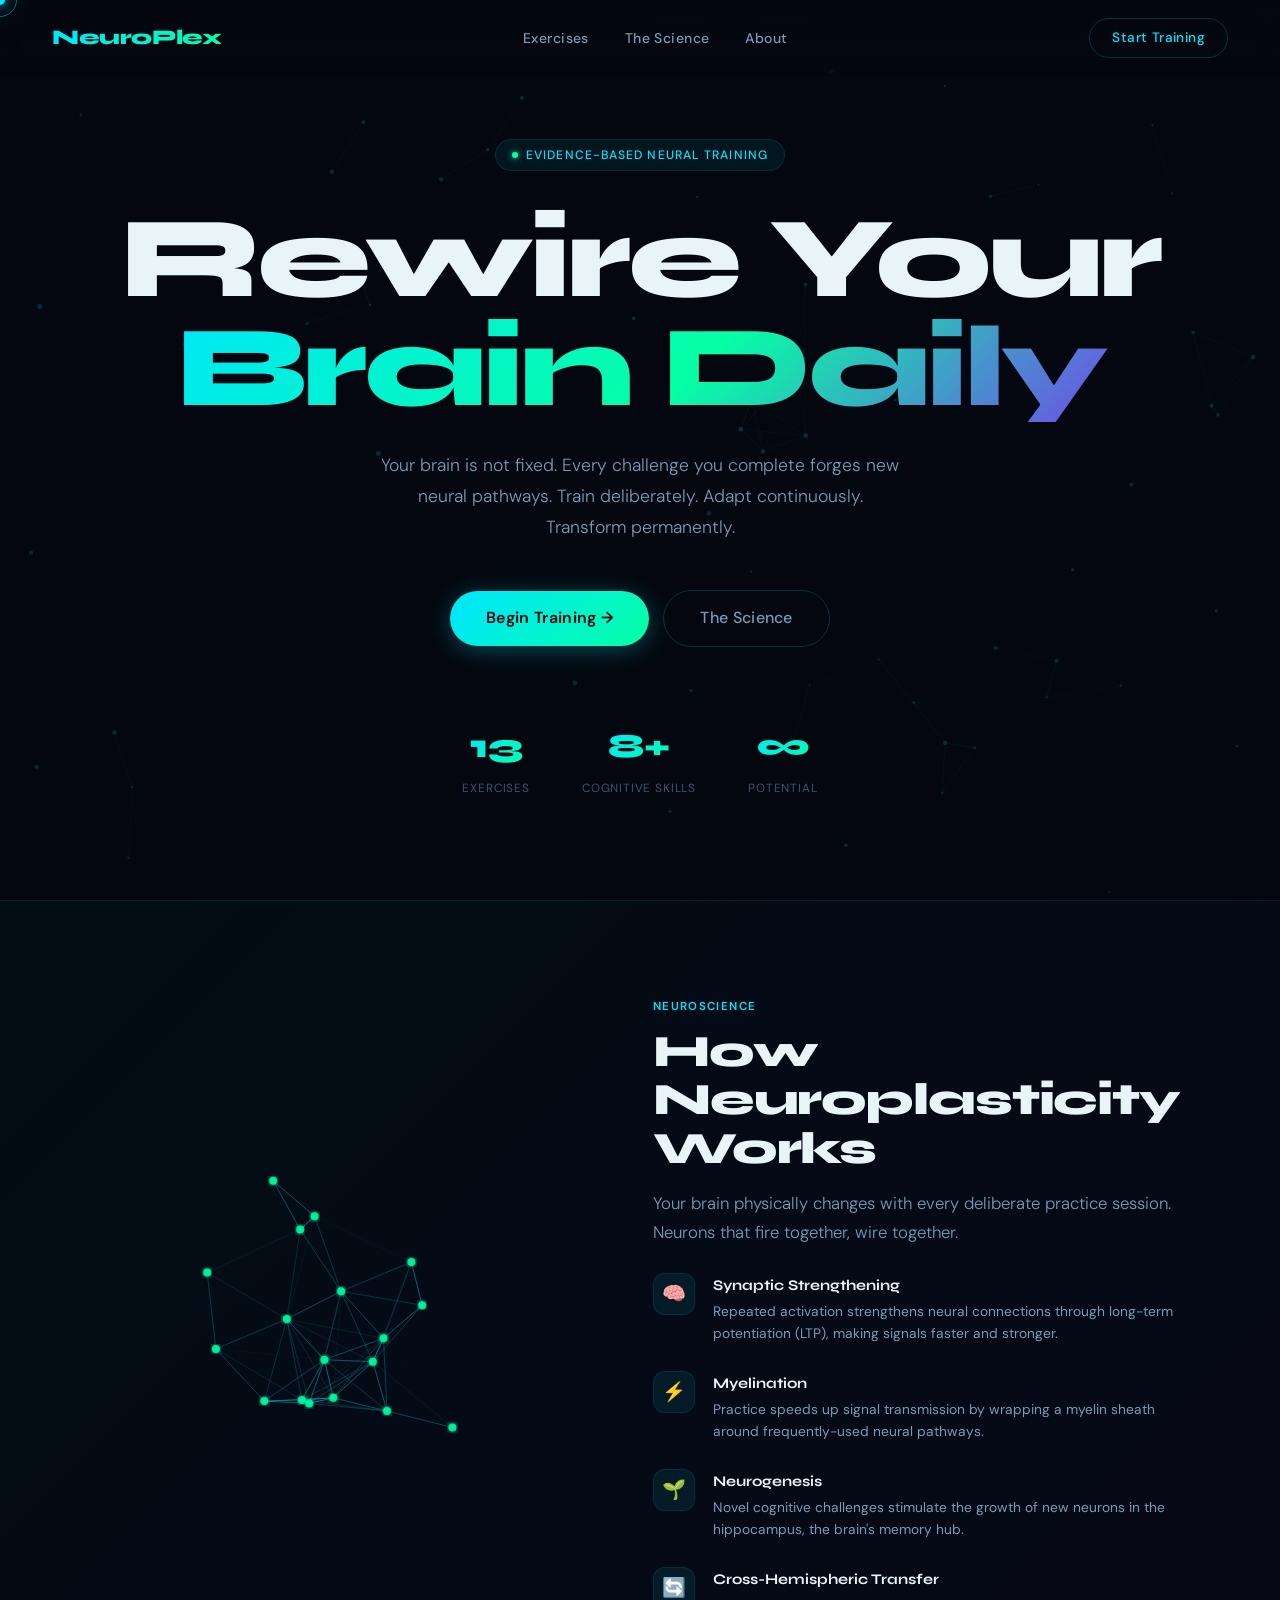
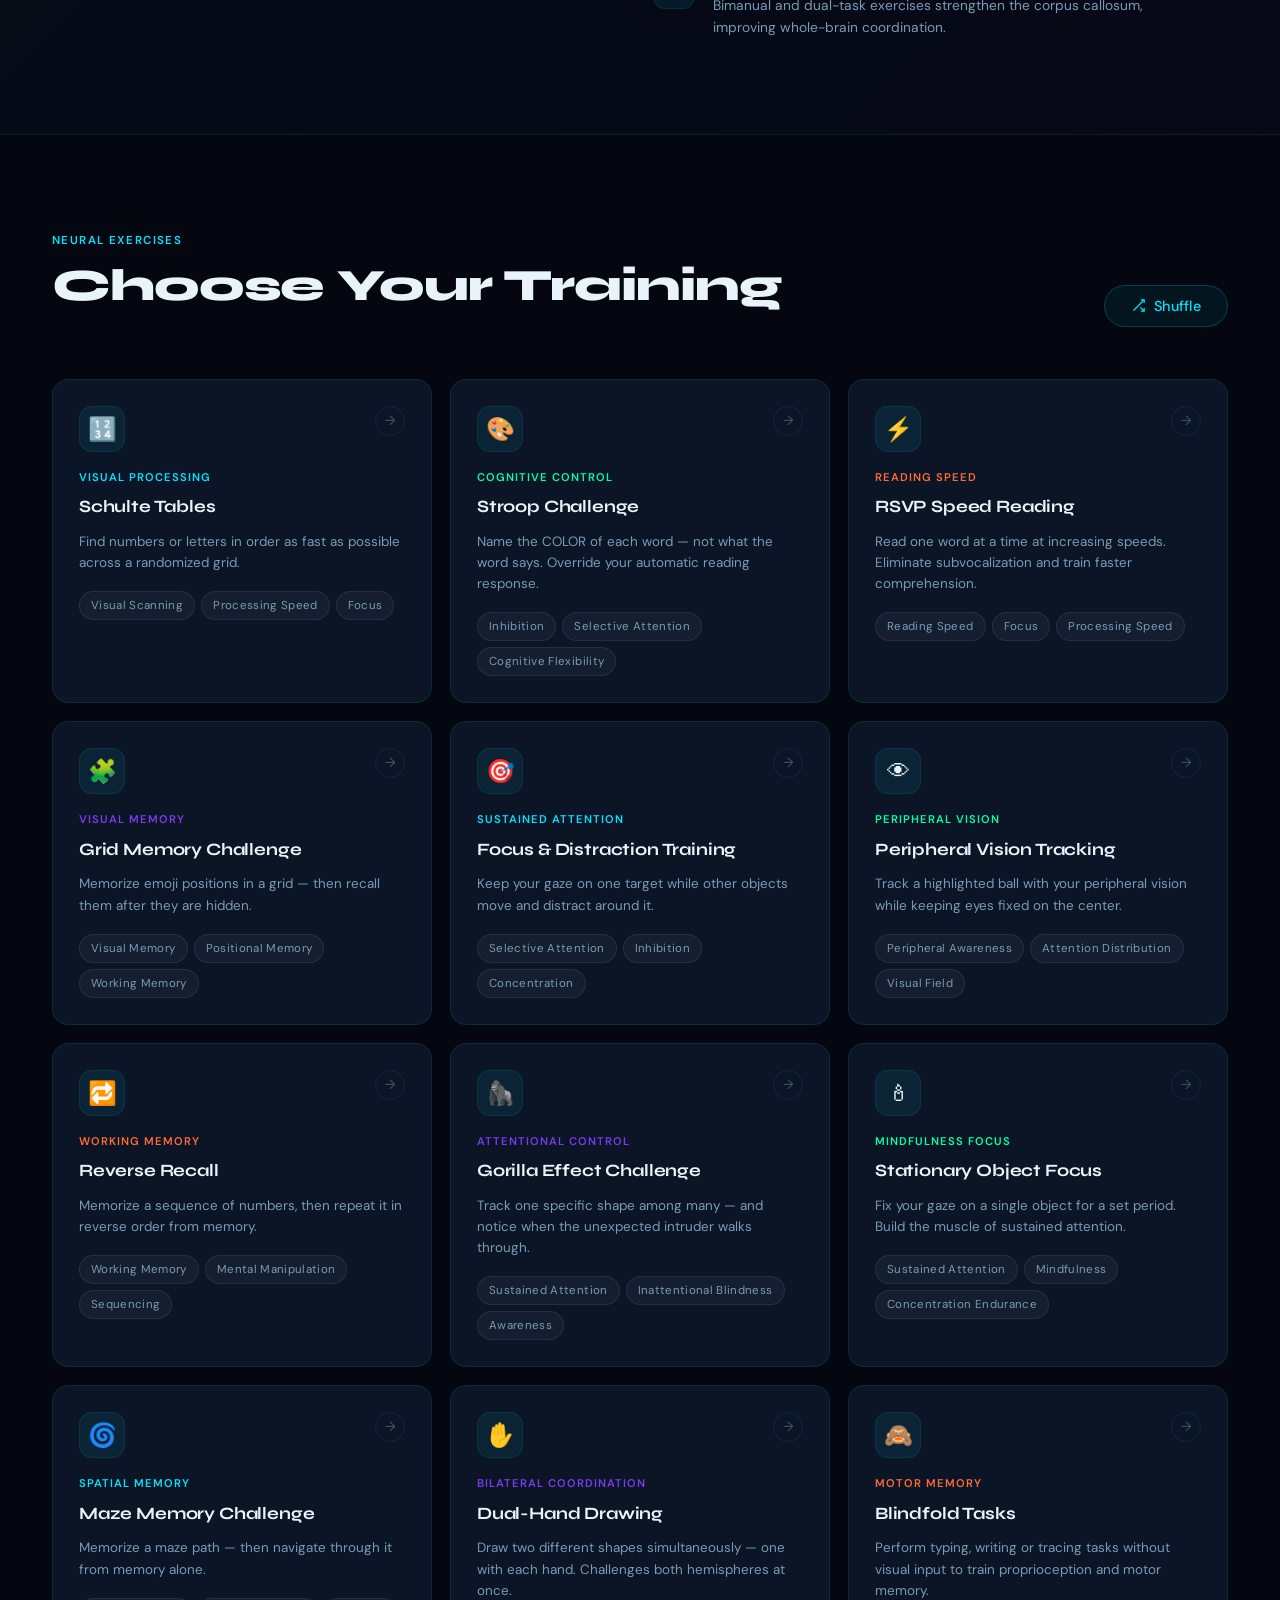
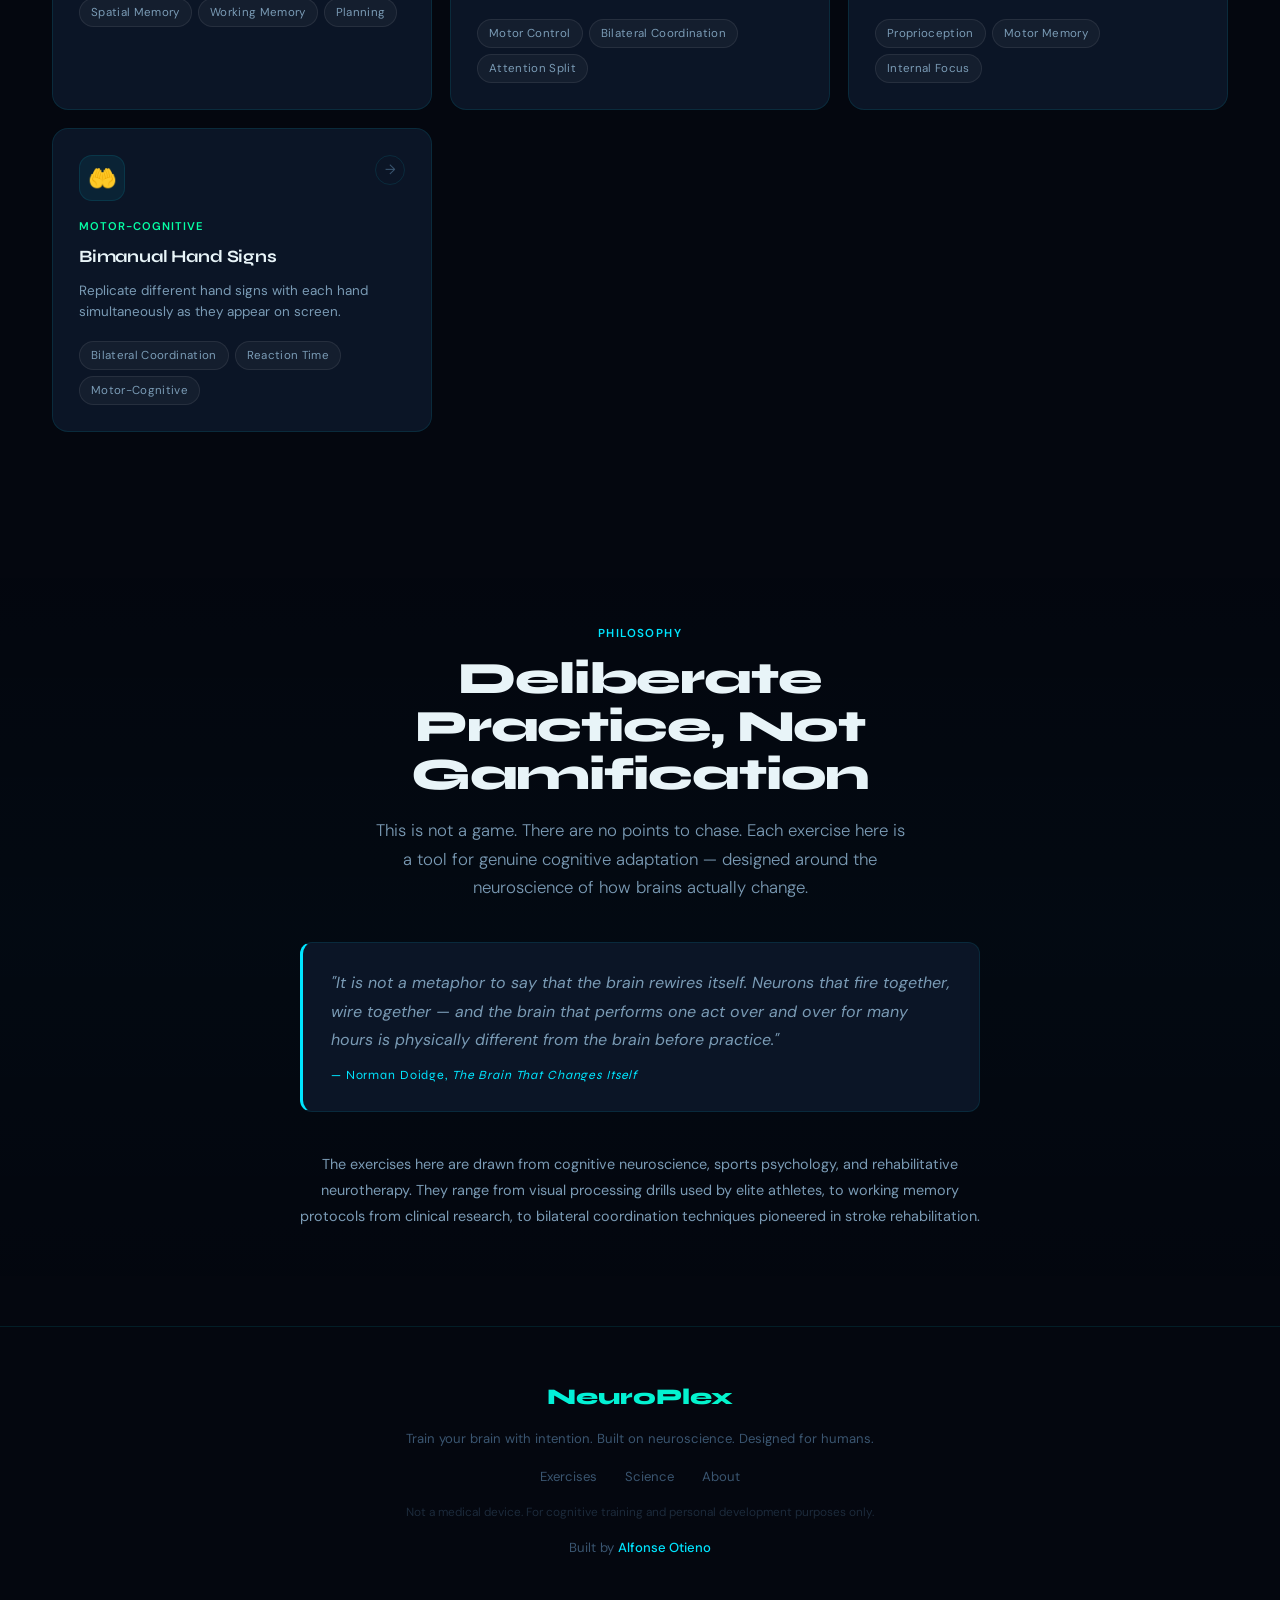
<file: index.html>
<!DOCTYPE html>
<html lang="en">
<head>
  <meta charset="UTF-8" />
  <meta name="viewport" content="width=device-width, initial-scale=1.0" />

  <!-- Primary SEO -->
  <title>NeuroPlex — Rewire Your Brain | Neuroplasticity Training Hub</title>
  <meta name="description" content="NeuroPlex is a free neuroplasticity training hub with 13 science-based cognitive exercises. Train visual scanning, working memory, attention, spatial memory and more — built on neuroscience." />
  <meta name="keywords" content="neuroplasticity, brain training, cognitive exercises, working memory, attention training, Schulte tables, Stroop test, speed reading, spatial memory" />
  <meta name="author" content="NeuroPlex" />
  <link rel="canonical" href="https://neuroplex.app/" />

  <!-- Open Graph -->
  <meta property="og:type"        content="website" />
  <meta property="og:url"         content="https://neuroplex.app/" />
  <meta property="og:title"       content="NeuroPlex — Rewire Your Brain" />
  <meta property="og:description" content="13 science-based neuroplasticity exercises. Train your brain deliberately — visual scanning, working memory, attention, bilateral coordination and more." />
  <meta property="og:image"       content="https://neuroplex.app/assets/og-image.png" />

  <!-- Twitter Card -->
  <meta name="twitter:card"        content="summary_large_image" />
  <meta name="twitter:title"       content="NeuroPlex — Rewire Your Brain" />
  <meta name="twitter:description" content="13 science-based neuroplasticity exercises. Train your brain deliberately." />
  <meta name="twitter:image"       content="https://neuroplex.app/assets/og-image.png" />

  <!-- Structured Data -->
  <script type="application/ld+json">
  {
    "@context": "https://schema.org",
    "@type": "WebSite",
    "name": "NeuroPlex",
    "url": "https://neuroplex.app",
    "description": "Science-based neuroplasticity training hub with 13 cognitive exercises for deliberate brain training.",
    "potentialAction": {
      "@type": "SearchAction",
      "target": "https://neuroplex.app/?q={search_term_string}",
      "query-input": "required name=search_term_string"
    }
  }
  </script>

  <link rel="stylesheet" href="styles/main.css" />
  <!-- PWA -->
  <link rel="manifest" href="manifest.json" />
  <meta name="theme-color" content="#04070f" />
  <meta name="apple-mobile-web-app-capable" content="yes" />
  <meta name="apple-mobile-web-app-status-bar-style" content="black-translucent" />
  <meta name="apple-mobile-web-app-title" content="NeuroPlex" />
  <link rel="apple-touch-icon" href="assets/icons/icon-192.png" />

  <style>
    /* ── Hero ──────────────────────────────────────────── */
    #hero {
      min-height: 100vh;
      display: flex;
      flex-direction: column;
      align-items: center;
      justify-content: center;
      text-align: center;
      padding: 120px 48px 80px;
    }

    .hero-badge {
      display: inline-flex;
      align-items: center;
      gap: 8px;
      background: rgba(0, 229, 255, 0.07);
      border: 1px solid var(--border);
      padding: 5px 16px;
      border-radius: var(--r-pill);
      font-size: 0.76rem;
      font-weight: 500;
      letter-spacing: 0.09em;
      color: var(--cyan);
      text-transform: uppercase;
      margin-bottom: 34px;
    }

    .hero-title {
      font-family: var(--font-display);
      font-size: clamp(3.2rem, 9vw, 7.8rem);
      font-weight: 800;
      line-height: 0.94;
      letter-spacing: -0.035em;
      margin-bottom: 28px;
    }

    .hero-title .line2 {
      display: block;
      background: linear-gradient(135deg, var(--cyan) 0%, var(--green) 55%, var(--purple) 100%);
      -webkit-background-clip: text;
      -webkit-text-fill-color: transparent;
      background-clip: text;
    }

    .hero-sub {
      max-width: 520px;
      color: var(--text-dim);
      font-size: 1.1rem;
      font-weight: 300;
      line-height: 1.75;
      margin-bottom: 48px;
    }

    .hero-actions {
      display: flex;
      gap: 14px;
      align-items: center;
      justify-content: center;
      flex-wrap: wrap;
    }

    .hero-stats {
      display: flex;
      gap: 52px;
      margin-top: 72px;
    }

    .stat-num {
      font-family: var(--font-display);
      font-size: 2.1rem;
      font-weight: 800;
      background: linear-gradient(135deg, var(--cyan), var(--green));
      -webkit-background-clip: text;
      -webkit-text-fill-color: transparent;
      background-clip: text;
      display: block;
    }

    .stat-label {
      font-size: 0.74rem;
      color: var(--text-muted);
      letter-spacing: 0.07em;
      text-transform: uppercase;
      margin-top: 2px;
    }

    /* ── Science Strip ─────────────────────────────────── */
    #science {
      padding: 96px 52px;
      background: linear-gradient(135deg, rgba(0,229,255,0.03), rgba(124,58,237,0.03));
      border-top: 1px solid var(--border);
      border-bottom: 1px solid var(--border);
    }

    .science-inner {
      max-width: 1080px;
      margin: 0 auto;
      display: grid;
      grid-template-columns: 1fr 1fr;
      gap: 64px;
      align-items: center;
    }

    .science-svg-wrap {
      height: 320px;
      display: flex;
      align-items: center;
      justify-content: center;
    }

    #synapse-svg { width: 100%; height: 100%; }

    .science-points { display: flex; flex-direction: column; gap: 26px; }

    .science-point { display: flex; gap: 18px; align-items: flex-start; }

    .sp-icon {
      width: 42px; height: 42px;
      border-radius: 12px;
      background: rgba(0,229,255,0.08);
      border: 1px solid var(--border);
      display: flex; align-items: center; justify-content: center;
      font-size: 1.2rem;
      flex-shrink: 0;
    }

    .sp-title { font-family: var(--font-display); font-weight: 700; font-size: 0.92rem; margin-bottom: 3px; }
    .sp-text  { color: var(--text-dim); font-size: 0.86rem; line-height: 1.62; }

    /* ── Activities Section ────────────────────────────── */
    #activities {
      padding: 96px 52px;
      max-width: 1320px;
      margin: 0 auto;
    }

    .activities-header {
      display: flex;
      align-items: flex-end;
      justify-content: space-between;
      margin-bottom: 52px;
      flex-wrap: wrap;
      gap: 20px;
    }

    .activity-grid {
      display: grid;
      grid-template-columns: repeat(auto-fill, minmax(300px, 1fr));
      gap: 18px;
    }

    /* Activity card */
    .activity-card {
      background: var(--surface);
      border: 1px solid var(--border);
      border-radius: var(--r-lg);
      padding: 26px;
      cursor: none;
      transition: all var(--t-base);
      position: relative;
      overflow: hidden;
      text-decoration: none;
      display: block;
      color: inherit;
    }

    .activity-card::before {
      content: '';
      position: absolute;
      top: 0; left: 0; right: 0;
      height: 2px;
      background: linear-gradient(90deg, transparent, var(--card-accent, var(--cyan)), transparent);
      opacity: 0;
      transition: opacity var(--t-base);
    }

    .activity-card:hover {
      border-color: var(--border-md);
      transform: translateY(-4px);
      background: var(--surface-2);
      box-shadow: 0 20px 52px rgba(0,0,0,0.5), 0 0 28px rgba(0,229,255,0.05);
    }

    .activity-card:hover::before { opacity: 1; }

    .card-icon {
      width: 46px; height: 46px;
      border-radius: 13px;
      background: rgba(0,229,255,0.07);
      border: 1px solid var(--border);
      display: flex; align-items: center; justify-content: center;
      font-size: 1.45rem;
      margin-bottom: 16px;
      transition: transform var(--t-base);
    }

    .activity-card:hover .card-icon { transform: scale(1.1) rotate(4deg); }

    .card-tag {
      font-size: 0.7rem;
      font-weight: 600;
      letter-spacing: 0.09em;
      text-transform: uppercase;
      margin-bottom: 7px;
    }

    .card-title {
      font-family: var(--font-display);
      font-weight: 700;
      font-size: 1.08rem;
      letter-spacing: -0.01em;
      margin-bottom: 9px;
      color: var(--text);
    }

    .card-desc {
      color: var(--text-dim);
      font-size: 0.84rem;
      line-height: 1.58;
      margin-bottom: 18px;
    }

    .card-chips { display: flex; gap: 6px; flex-wrap: wrap; }

    .card-arrow {
      position: absolute;
      top: 26px; right: 26px;
      width: 30px; height: 30px;
      border-radius: 50%;
      border: 1px solid var(--border);
      display: flex; align-items: center; justify-content: center;
      color: var(--text-muted);
      font-size: 0.85rem;
      transition: all var(--t-base);
    }

    .activity-card:hover .card-arrow {
      background: var(--cyan);
      color: var(--bg);
      border-color: var(--cyan);
      box-shadow: 0 0 14px rgba(0,229,255,0.5);
      transform: rotate(45deg);
    }

    /* ── About Strip ───────────────────────────────────── */
    #about {
      padding: 96px 52px;
      text-align: center;
      background: linear-gradient(180deg, transparent, rgba(0,229,255,0.015), transparent);
    }

    .about-inner { max-width: 680px; margin: 0 auto; }

    .quote-block {
      background: var(--surface);
      border: 1px solid var(--border);
      border-left: 3px solid var(--cyan);
      border-radius: var(--r-md);
      padding: 26px 28px;
      margin: 40px 0;
      text-align: left;
    }

    .quote-text   { font-size: 1rem; color: var(--text-dim); line-height: 1.78; font-style: italic; margin-bottom: 10px; }
    .quote-author { font-family: var(--font-display); font-size: 0.78rem; color: var(--cyan); letter-spacing: 0.07em; }

    /* Responsive */
    @media (max-width: 860px) {
      .science-inner { grid-template-columns: 1fr; }
      .science-svg-wrap { height: 180px; }
      #activities, #science, #about { padding: 64px 24px; }
      .hero-stats { gap: 28px; }
      #hero { padding: 110px 24px 64px; }
    }
  </style>
</head>
<body>

  <!-- Custom cursor -->
  <div id="cursor" aria-hidden="true"></div>
  <div id="cursor-ring" aria-hidden="true"></div>

  <!-- Neural canvas -->
  <canvas id="neural-bg" aria-hidden="true"></canvas>

  <div class="page">

    <!-- ── Navigation ──────────────────────────────────────── -->
    <nav class="site-nav" role="navigation" aria-label="Main navigation">
      <a href="index.html" class="nav-logo" aria-label="NeuroPlex home">NeuroPlex</a>
      <ul class="nav-links" role="list">
        <li><a href="#activities">Exercises</a></li>
        <li><a href="#science">The Science</a></li>
        <li><a href="#about">About</a></li>
      </ul>
      <a href="#activities" class="nav-cta">Start Training</a>
    </nav>

    <!-- ── Hero ─────────────────────────────────────────────── -->
    <section id="hero" aria-labelledby="hero-title">
      <div class="hero-badge badge-pulse">Evidence-Based Neural Training</div>

      <h1 class="hero-title anim-fade-up" id="hero-title">
        <span>Rewire Your</span>
        <span class="line2">Brain Daily</span>
      </h1>

      <p class="hero-sub anim-fade-up delay-2">
        Your brain is not fixed. Every challenge you complete forges new neural pathways.
        Train deliberately. Adapt continuously. Transform permanently.
      </p>

      <div class="hero-actions anim-fade-up delay-3">
        <a href="#activities" class="btn btn-primary btn-lg">Begin Training →</a>
        <a href="#science"    class="btn btn-secondary btn-lg">The Science</a>
      </div>

      <div class="hero-stats anim-fade-up delay-5" role="list" aria-label="Key facts">
        <div role="listitem">
          <span class="stat-num">13</span>
          <span class="stat-label">Exercises</span>
        </div>
        <div role="listitem">
          <span class="stat-num">8+</span>
          <span class="stat-label">Cognitive Skills</span>
        </div>
        <div role="listitem">
          <span class="stat-num">∞</span>
          <span class="stat-label">Potential</span>
        </div>
      </div>
    </section>

    <!-- ── Science ───────────────────────────────────────────── -->
    <section id="science" aria-labelledby="science-title">
      <div class="science-inner">
        <div class="science-svg-wrap" aria-hidden="true">
          <svg id="synapse-svg" viewBox="0 0 400 320" fill="none" xmlns="http://www.w3.org/2000/svg"></svg>
        </div>
        <div class="science-points">
          <div>
            <p class="section-label">Neuroscience</p>
            <h2 class="section-title" id="science-title">How Neuroplasticity Works</h2>
            <p class="section-subtitle">Your brain physically changes with every deliberate practice session. Neurons that fire together, wire together.</p>
          </div>
          <div class="science-point reveal">
            <div class="sp-icon" aria-hidden="true">🧠</div>
            <div>
              <p class="sp-title">Synaptic Strengthening</p>
              <p class="sp-text">Repeated activation strengthens neural connections through long-term potentiation (LTP), making signals faster and stronger.</p>
            </div>
          </div>
          <div class="science-point reveal">
            <div class="sp-icon" aria-hidden="true">⚡</div>
            <div>
              <p class="sp-title">Myelination</p>
              <p class="sp-text">Practice speeds up signal transmission by wrapping a myelin sheath around frequently-used neural pathways.</p>
            </div>
          </div>
          <div class="science-point reveal">
            <div class="sp-icon" aria-hidden="true">🌱</div>
            <div>
              <p class="sp-title">Neurogenesis</p>
              <p class="sp-text">Novel cognitive challenges stimulate the growth of new neurons in the hippocampus, the brain's memory hub.</p>
            </div>
          </div>
          <div class="science-point reveal">
            <div class="sp-icon" aria-hidden="true">🔄</div>
            <div>
              <p class="sp-title">Cross-Hemispheric Transfer</p>
              <p class="sp-text">Bimanual and dual-task exercises strengthen the corpus callosum, improving whole-brain coordination.</p>
            </div>
          </div>
        </div>
      </div>
    </section>

    <!-- ── Activities ─────────────────────────────────────────── -->
    <section id="activities" aria-labelledby="activities-title">
      <div class="activities-header">
        <div>
          <p class="section-label">Neural Exercises</p>
          <h2 class="section-title" id="activities-title">Choose Your Training</h2>
        </div>
        <button class="btn btn-ghost" id="shuffle-btn" aria-label="Shuffle activity order">
          <svg width="15" height="15" viewBox="0 0 24 24" fill="none" stroke="currentColor" stroke-width="2" aria-hidden="true"><polyline points="16 3 21 3 21 8"/><line x1="4" y1="20" x2="21" y2="3"/><polyline points="21 16 21 21 16 21"/><line x1="15" y1="15" x2="21" y2="21"/></svg>
          Shuffle
        </button>
      </div>

      <div class="activity-grid" id="activity-grid" role="list" aria-label="Brain training exercises">
        <!-- Populated by activities.js + index-grid.js -->
      </div>
    </section>

    <!-- ── About ──────────────────────────────────────────────── -->
    <section id="about" aria-labelledby="about-title">
      <div class="about-inner">
        <p class="section-label">Philosophy</p>
        <h2 class="section-title" id="about-title">Deliberate Practice, Not Gamification</h2>
        <p class="section-subtitle" style="margin:0 auto;">
          This is not a game. There are no points to chase. Each exercise here is a tool for genuine
          cognitive adaptation — designed around the neuroscience of how brains actually change.
        </p>

        <blockquote class="quote-block">
          <p class="quote-text">
            "It is not a metaphor to say that the brain rewires itself. Neurons that fire together,
            wire together — and the brain that performs one act over and over for many hours is
            physically different from the brain before practice."
          </p>
          <footer class="quote-author">— Norman Doidge, <cite>The Brain That Changes Itself</cite></footer>
        </blockquote>

        <p style="color:var(--text-dim);font-size:0.9rem;line-height:1.8;">
          The exercises here are drawn from cognitive neuroscience, sports psychology, and rehabilitative
          neurotherapy. They range from visual processing drills used by elite athletes, to working memory
          protocols from clinical research, to bilateral coordination techniques pioneered in stroke rehabilitation.
        </p>
      </div>
    </section>

    <!-- ── Footer ─────────────────────────────────────────────── -->
    <footer class="site-footer" role="contentinfo">
      <span class="footer-logo">NeuroPlex</span>
      <p>Train your brain with intention. Built on neuroscience. Designed for humans.</p>
      <nav aria-label="Footer navigation">
        <ul class="footer-links">
          <li><a href="#activities">Exercises</a></li>
          <li><a href="#science">Science</a></li>
          <li><a href="#about">About</a></li>
        </ul>
      </nav>
      <p style="margin-top:12px;font-size:0.74rem;opacity:0.45;">
        Not a medical device. For cognitive training and personal development purposes only.
      </p>
      <p style="margin-top:14px;font-size:0.82rem;color:var(--text-muted);">
        Built by
        <a href="https://alfonseotieno.github.io/Personal-portfolio-/"
           target="_blank" rel="noopener noreferrer"
           style="color:var(--cyan);text-decoration:none;font-weight:500;
                  transition:opacity 0.2s;"
           onmouseover="this.style.opacity='0.75'"
           onmouseout="this.style.opacity='1'">
          Alfonse Otieno
        </a>
      </p>
    </footer>

  </div><!-- /.page -->

  <!-- Scripts -->
  <script src="data/activities.js"></script>
  <script src="js/core.js"></script>
  <script>
    /* ── Animated Synapse SVG ────────────────────────────── */
    (function () {
      const svg = document.getElementById('synapse-svg');
      if (!svg) return;
      const pts = Array.from({ length: 18 }, () => ({
        x: 30 + Math.random() * 340,
        y: 20 + Math.random() * 280,
        vx: (Math.random() - 0.5) * 0.45,
        vy: (Math.random() - 0.5) * 0.45,
      }));

      (function draw() {
        pts.forEach(p => {
          p.x += p.vx; p.y += p.vy;
          if (p.x < 20 || p.x > 380) p.vx *= -1;
          if (p.y < 15 || p.y > 305) p.vy *= -1;
        });

        let html = '<defs><filter id="glow"><feGaussianBlur stdDeviation="2.5" result="blur"/><feMerge><feMergeNode in="blur"/><feMergeNode in="SourceGraphic"/></feMerge></filter></defs>';

        for (let i = 0; i < pts.length; i++) {
          for (let j = i + 1; j < pts.length; j++) {
            const dx = pts[i].x - pts[j].x, dy = pts[i].y - pts[j].y;
            const d = Math.sqrt(dx * dx + dy * dy);
            if (d < 115) {
              const op = ((1 - d / 115) * 0.65).toFixed(3);
              html += `<line x1="${pts[i].x.toFixed(1)}" y1="${pts[i].y.toFixed(1)}" x2="${pts[j].x.toFixed(1)}" y2="${pts[j].y.toFixed(1)}" stroke="rgba(0,229,255,${op})" stroke-width="1"/>`;
            }
          }
        }

        pts.forEach(p => {
          html += `<circle cx="${p.x.toFixed(1)}" cy="${p.y.toFixed(1)}" r="4" fill="rgba(6,255,165,0.85)" filter="url(#glow)"/>`;
        });

        svg.innerHTML = html;
        requestAnimationFrame(draw);
      })();
    })();

    /* ── Activity Grid Builder ────────────────────────────── */
    function buildGrid(list) {
      const grid = document.getElementById('activity-grid');
      grid.innerHTML = '';

      list.forEach((act, i) => {
        const a = document.createElement('a');
        a.href = act.file;
        a.className = 'activity-card reveal';
        a.setAttribute('role', 'listitem');
        a.setAttribute('aria-label', act.title + ' — ' + act.tag);
        a.style.setProperty('--card-accent', act.color);
        a.style.animationDelay = (i * 0.04) + 's';

        a.innerHTML = `
          <div class="card-arrow" aria-hidden="true">→</div>
          <div class="card-icon" aria-hidden="true">${act.icon}</div>
          <p class="card-tag" style="color:${act.color}">${act.tag}</p>
          <h3 class="card-title">${act.title}</h3>
          <p class="card-desc">${act.desc}</p>
          <div class="card-chips">
            ${act.chips.map(c => `<span class="chip">${c}</span>`).join('')}
          </div>
        `;

        grid.appendChild(a);
      });

      /* Re-observe new cards */
      document.querySelectorAll('.reveal:not(.revealed)').forEach(el => {
        revealObserver.observe(el);
      });
    }

    const revealObserver = new IntersectionObserver(entries => {
      entries.forEach(e => {
        if (e.isIntersecting) {
          e.target.style.opacity = '1';
          e.target.style.transform = 'translateY(0)';
          revealObserver.unobserve(e.target);
        }
      });
    }, { threshold: 0.06 });

    document.querySelectorAll('.reveal').forEach(el => {
      el.style.opacity = '0';
      el.style.transform = 'translateY(20px)';
      el.style.transition = 'opacity 0.5s ease, transform 0.5s ease';
      revealObserver.observe(el);
    });

    buildGrid(ACTIVITIES);

    document.getElementById('shuffle-btn').addEventListener('click', function () {
      const shuffled = [...ACTIVITIES].sort(() => Math.random() - 0.5);
      buildGrid(shuffled);
    });
  </script>
  <!-- Service Worker registration -->
  <script>
    if ('serviceWorker' in navigator) {
      window.addEventListener('load', () => {
        navigator.serviceWorker.register('./sw.js')
          .catch(err => console.warn('SW registration failed:', err));
      });
    }
  </script>
</body>
</html>
</file>
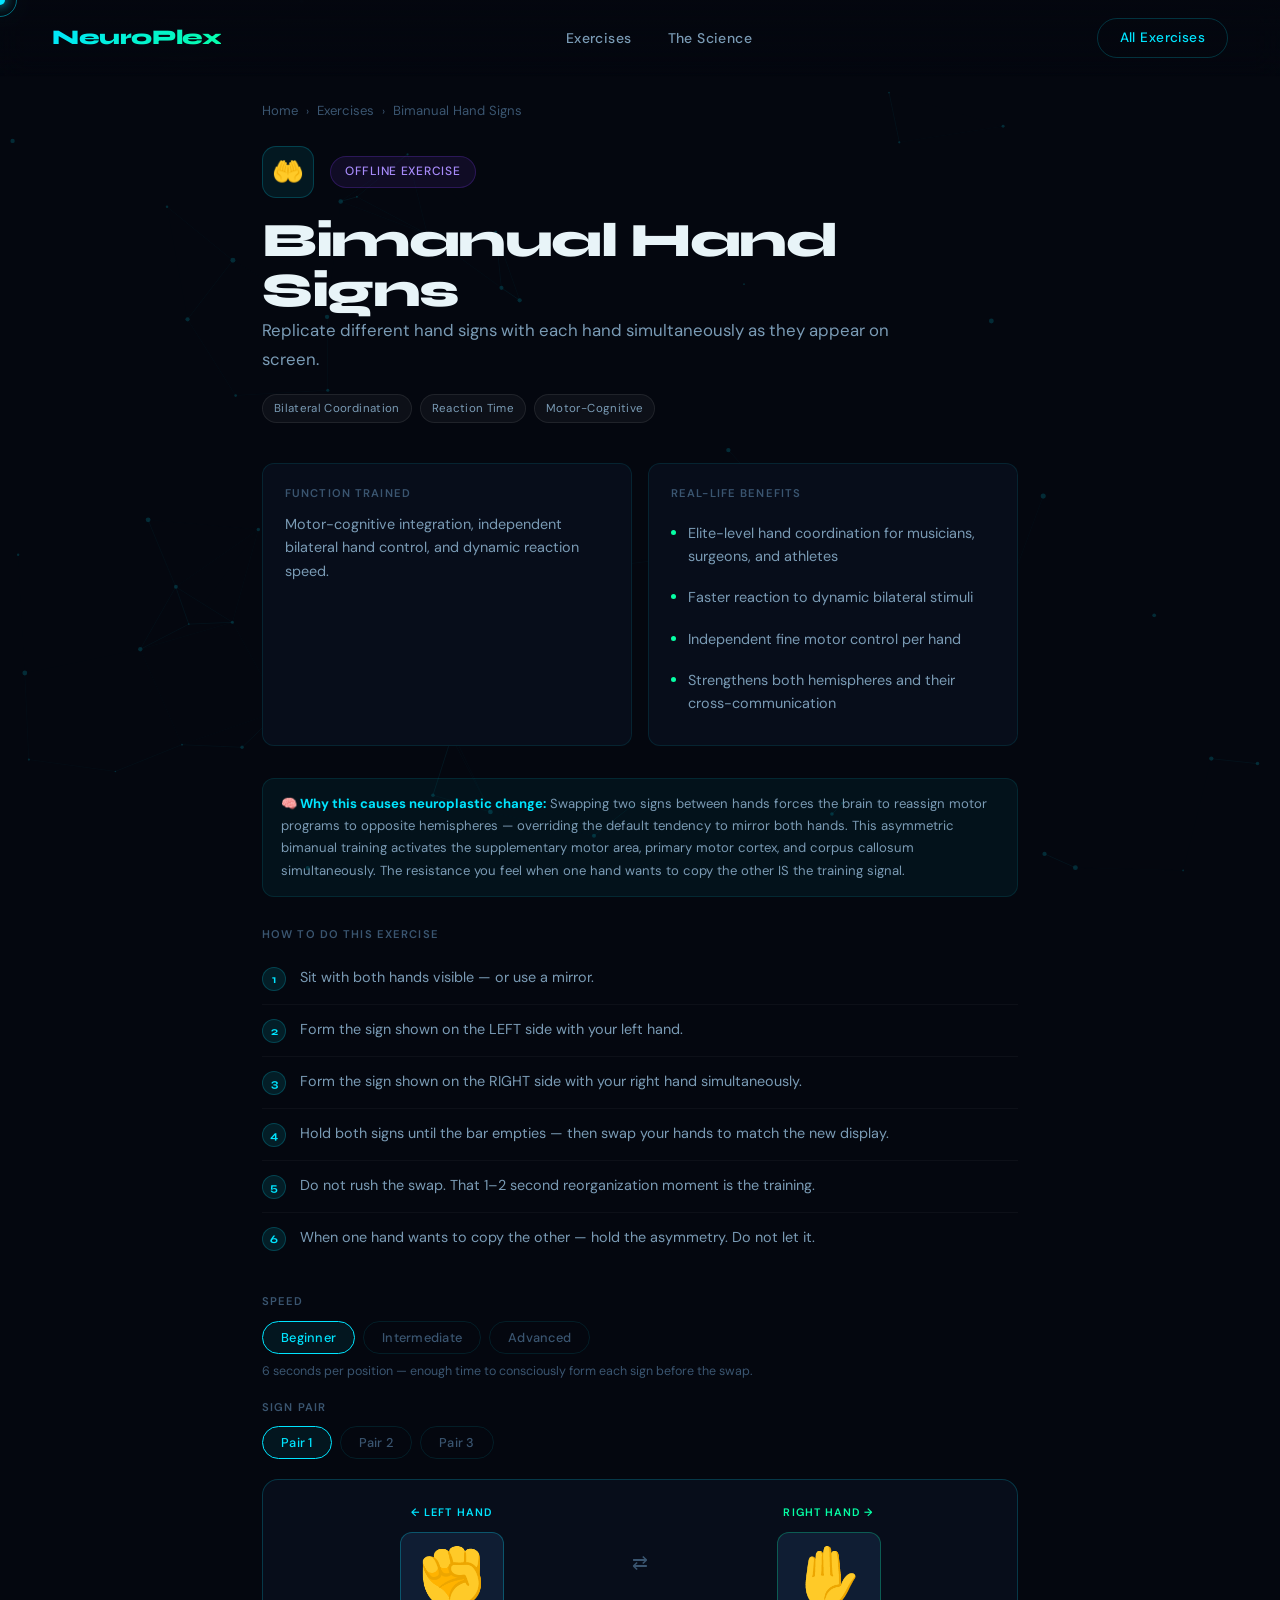
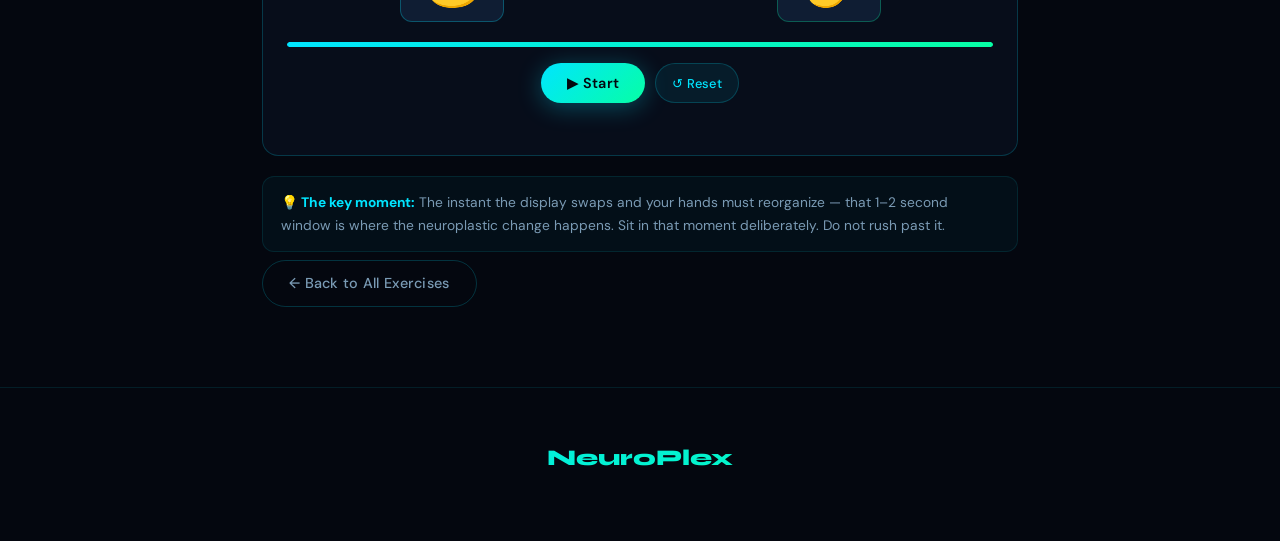
<file: activities/bimanual.html>
<!DOCTYPE html>
<html lang="en">
<head>
  <meta charset="UTF-8" />
  <meta name="viewport" content="width=device-width, initial-scale=1.0" />
  <title>Bimanual Hand Signs — Offline Exercise | NeuroPlex</title>
  <meta name="description" content="Offline neuroplasticity exercise: Bimanual Hand Signs. Full guide with progressive difficulty steps." />
  <link rel="canonical" href="https://neuroplex.app/activities/bimanual.html" />
  <meta property="og:title" content="Bimanual Hand Signs — NeuroPlex" />
  <meta property="og:type" content="website" />
  <link rel="stylesheet" href="../styles/main.css" />
  <link rel="stylesheet" href="../styles/exercises.css" />
  <!-- PWA -->
  <link rel="manifest" href="../manifest.json" />
  <meta name="theme-color" content="#04070f" />
  <meta name="apple-mobile-web-app-capable" content="yes" />
  <meta name="apple-mobile-web-app-status-bar-style" content="black-translucent" />
  <meta name="apple-mobile-web-app-title" content="NeuroPlex" />
  <link rel="apple-touch-icon" href="../assets/icons/icon-192.png" />
</head>
<body>
  <div id="cursor" aria-hidden="true"></div>
  <div id="cursor-ring" aria-hidden="true"></div>
  <canvas id="neural-bg" aria-hidden="true"></canvas>
  <div class="page">
    <nav class="site-nav" role="navigation" aria-label="Main navigation">
      <a href="../index.html" class="nav-logo">NeuroPlex</a>
      <ul class="nav-links" role="list">
        <li><a href="../index.html#activities">Exercises</a></li>
        <li><a href="../index.html#science">The Science</a></li>
      </ul>
      <a href="../index.html#activities" class="nav-cta">All Exercises</a>
    </nav>
    <main class="activity-page">
      <div class="activity-container">
        <nav class="breadcrumb" aria-label="Breadcrumb">
          <a href="../index.html">Home</a><span class="breadcrumb-sep">›</span>
          <a href="../index.html#activities">Exercises</a><span class="breadcrumb-sep">›</span>
          <span aria-current="page">Bimanual Hand Signs</span>
        </nav>
        <header class="activity-header">
          <div class="activity-icon-row">
            <div class="activity-icon-box" id="act-icon"></div>
            <span class="badge badge-offline" id="act-badge">Offline Exercise</span>
          </div>
          <h1 class="activity-title">Bimanual Hand Signs</h1>
          <p class="activity-desc" id="act-desc"></p>
          <div class="chip-row" id="chip-row"></div>
        </header>
        <div class="info-grid">
          <div class="info-block">
            <p class="info-block-label">Function Trained</p>
            <p class="info-block-content" id="func-trained"></p>
          </div>
          <div class="info-block">
            <p class="info-block-label">Real-Life Benefits</p>
            <ul class="styled-ul" id="benefits-list"></ul>
          </div>
        </div>
        <div id="offline-content"></div>
        <a href="../index.html#activities" class="btn btn-secondary" style="margin-top:8px;">← Back to All Exercises</a>
      </div>
    </main>
    <footer class="site-footer"><a href="../index.html" class="footer-logo">NeuroPlex</a></footer>
  </div>
  <script src="../js/core.js"></script>
  <script src="../data/activities.js"></script>
  <script src="../js/exercises/bimanual.js"></script>
  <!-- Service Worker registration -->
  <script>
    if ('serviceWorker' in navigator) {
      window.addEventListener('load', () => {
        navigator.serviceWorker.register('../sw.js')
          .catch(err => console.warn('SW registration failed:', err));
      });
    }
  </script>
</body>
</html>
</file>
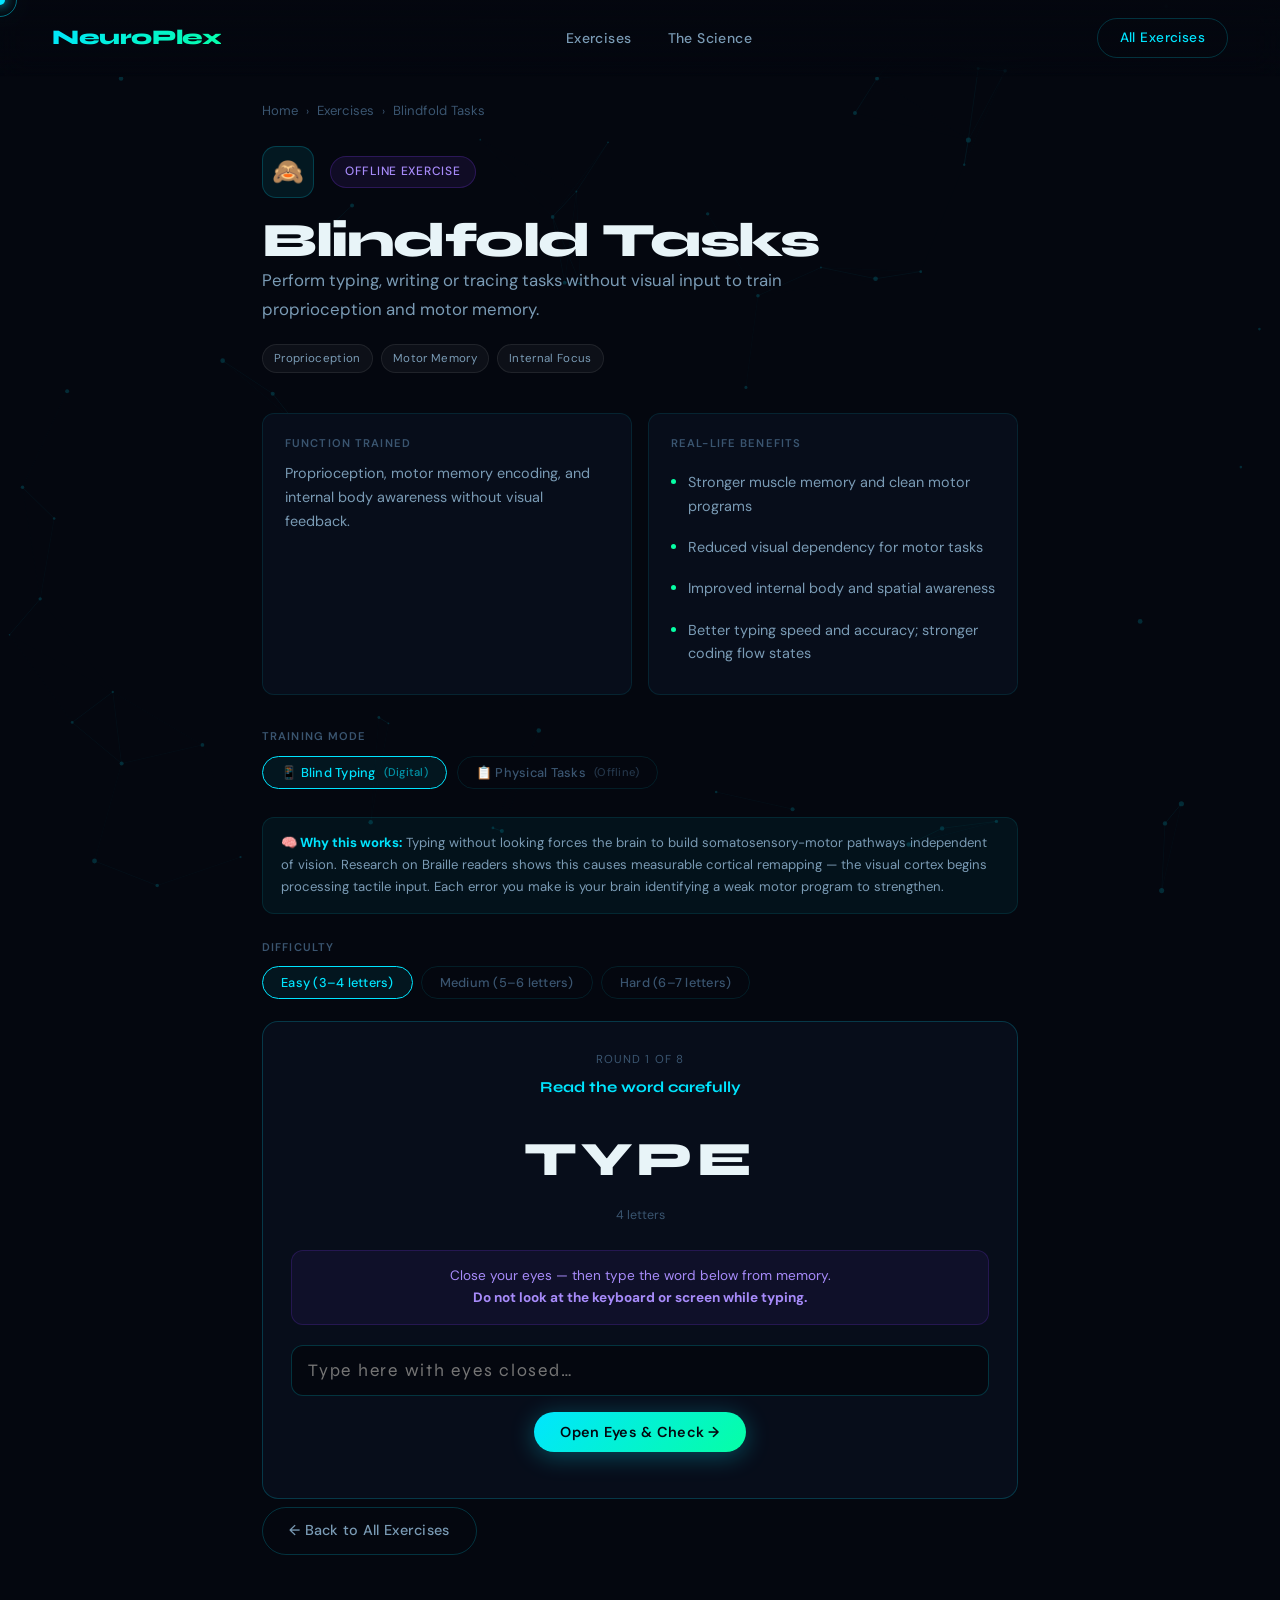
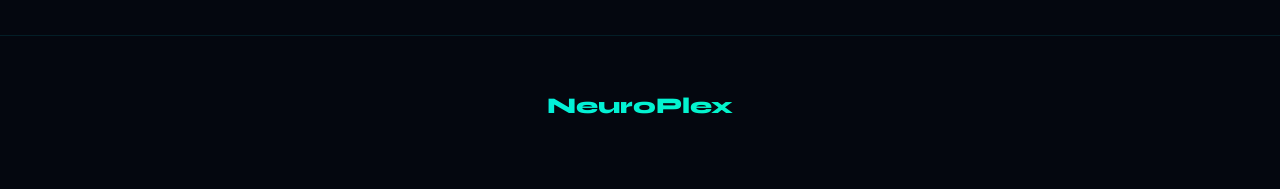
<file: activities/blindfold.html>
<!DOCTYPE html>
<html lang="en">
<head>
  <meta charset="UTF-8" />
  <meta name="viewport" content="width=device-width, initial-scale=1.0" />
  <title>Blindfold Tasks — Offline Exercise | NeuroPlex</title>
  <meta name="description" content="Offline neuroplasticity exercise: Blindfold Tasks. Full guide with progressive difficulty steps." />
  <link rel="canonical" href="https://neuroplex.app/activities/blindfold.html" />
  <meta property="og:title" content="Blindfold Tasks — NeuroPlex" />
  <meta property="og:type" content="website" />
  <link rel="stylesheet" href="../styles/main.css" />
  <link rel="stylesheet" href="../styles/exercises.css" />
  <!-- PWA -->
  <link rel="manifest" href="../manifest.json" />
  <meta name="theme-color" content="#04070f" />
  <meta name="apple-mobile-web-app-capable" content="yes" />
  <meta name="apple-mobile-web-app-status-bar-style" content="black-translucent" />
  <meta name="apple-mobile-web-app-title" content="NeuroPlex" />
  <link rel="apple-touch-icon" href="../assets/icons/icon-192.png" />
</head>
<body>
  <div id="cursor" aria-hidden="true"></div>
  <div id="cursor-ring" aria-hidden="true"></div>
  <canvas id="neural-bg" aria-hidden="true"></canvas>
  <div class="page">
    <nav class="site-nav" role="navigation" aria-label="Main navigation">
      <a href="../index.html" class="nav-logo">NeuroPlex</a>
      <ul class="nav-links" role="list">
        <li><a href="../index.html#activities">Exercises</a></li>
        <li><a href="../index.html#science">The Science</a></li>
      </ul>
      <a href="../index.html#activities" class="nav-cta">All Exercises</a>
    </nav>
    <main class="activity-page">
      <div class="activity-container">
        <nav class="breadcrumb" aria-label="Breadcrumb">
          <a href="../index.html">Home</a><span class="breadcrumb-sep">›</span>
          <a href="../index.html#activities">Exercises</a><span class="breadcrumb-sep">›</span>
          <span aria-current="page">Blindfold Tasks</span>
        </nav>
        <header class="activity-header">
          <div class="activity-icon-row">
            <div class="activity-icon-box" id="act-icon"></div>
            <span class="badge badge-offline" id="act-badge">Offline Exercise</span>
          </div>
          <h1 class="activity-title">Blindfold Tasks</h1>
          <p class="activity-desc" id="act-desc"></p>
          <div class="chip-row" id="chip-row"></div>
        </header>
        <div class="info-grid">
          <div class="info-block">
            <p class="info-block-label">Function Trained</p>
            <p class="info-block-content" id="func-trained"></p>
          </div>
          <div class="info-block">
            <p class="info-block-label">Real-Life Benefits</p>
            <ul class="styled-ul" id="benefits-list"></ul>
          </div>
        </div>
        <div id="offline-content"></div>
        <a href="../index.html#activities" class="btn btn-secondary" style="margin-top:8px;">← Back to All Exercises</a>
      </div>
    </main>
    <footer class="site-footer"><a href="../index.html" class="footer-logo">NeuroPlex</a></footer>
  </div>
  <script src="../js/core.js"></script>
  <script src="../data/activities.js"></script>
  <script src="../js/exercises/blindfold.js"></script>
  <!-- Service Worker registration -->
  <script>
    if ('serviceWorker' in navigator) {
      window.addEventListener('load', () => {
        navigator.serviceWorker.register('../sw.js')
          .catch(err => console.warn('SW registration failed:', err));
      });
    }
  </script>
</body>
</html>
</file>
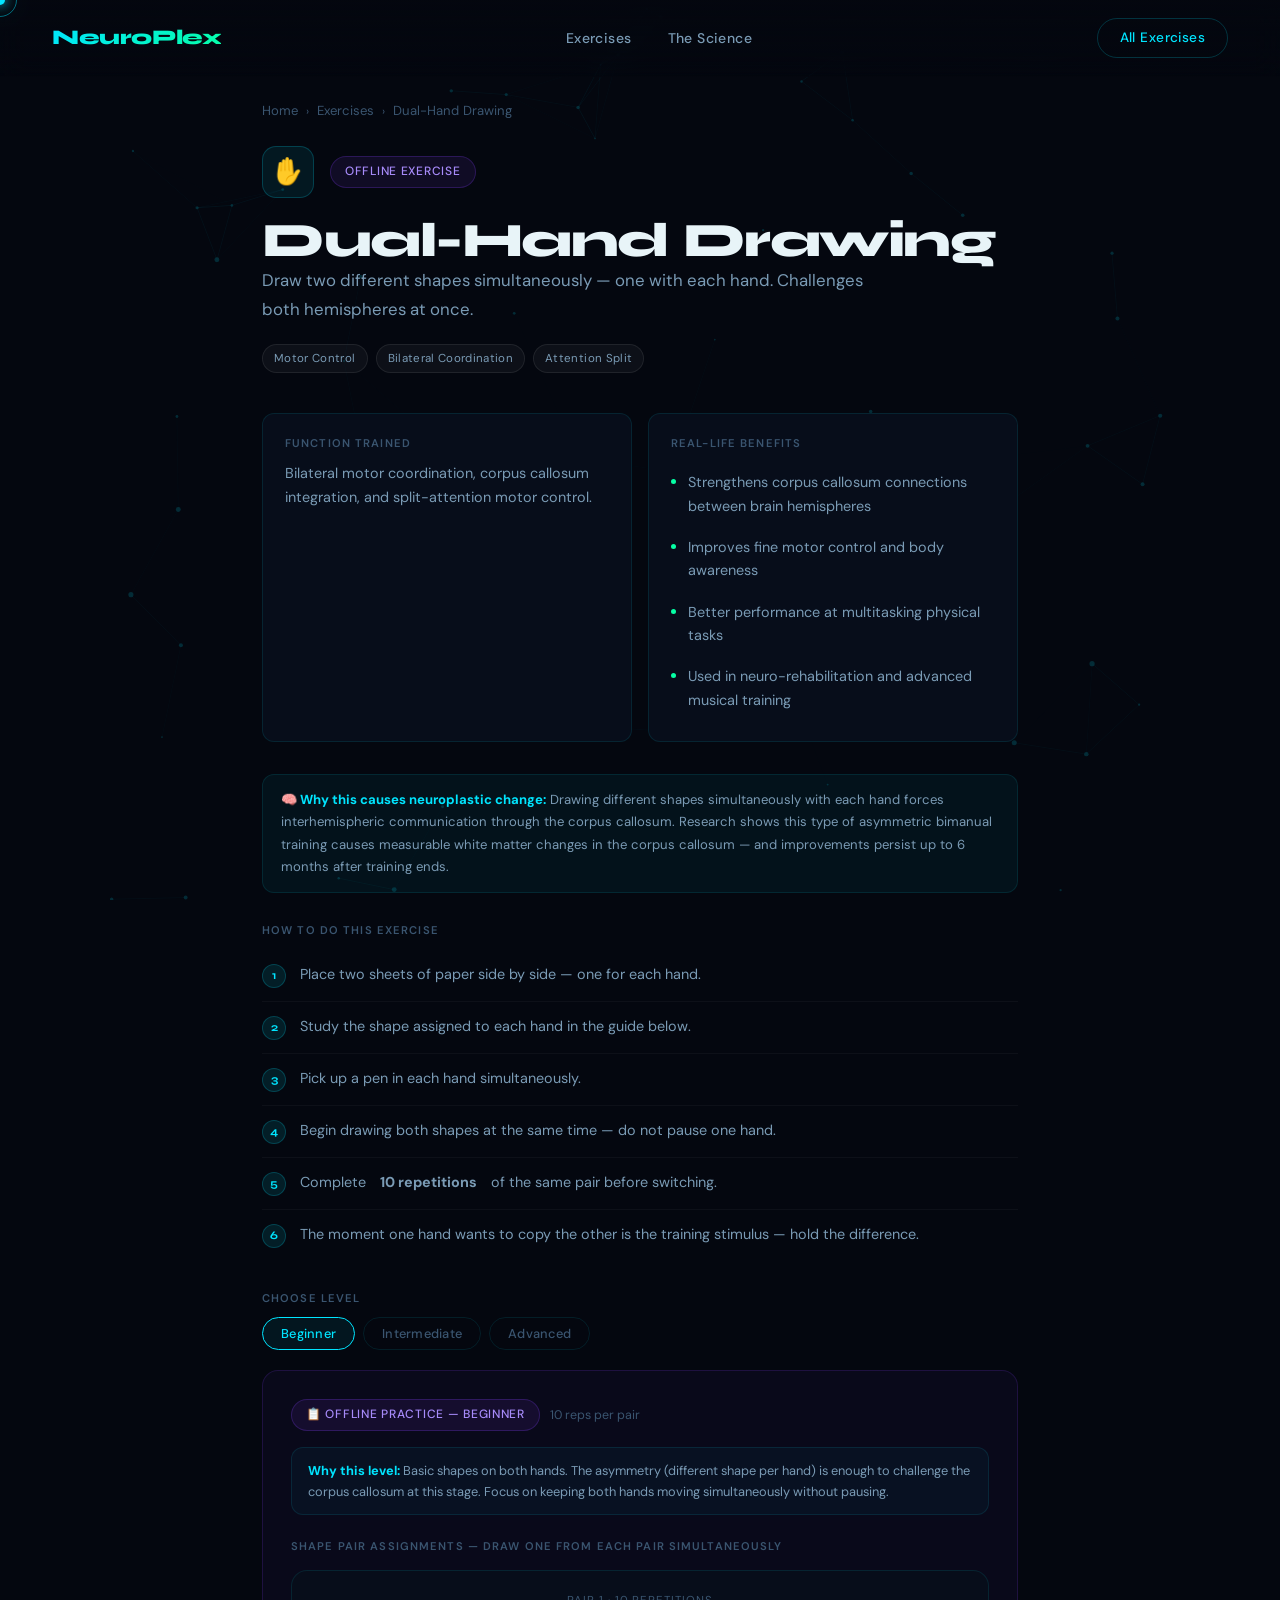
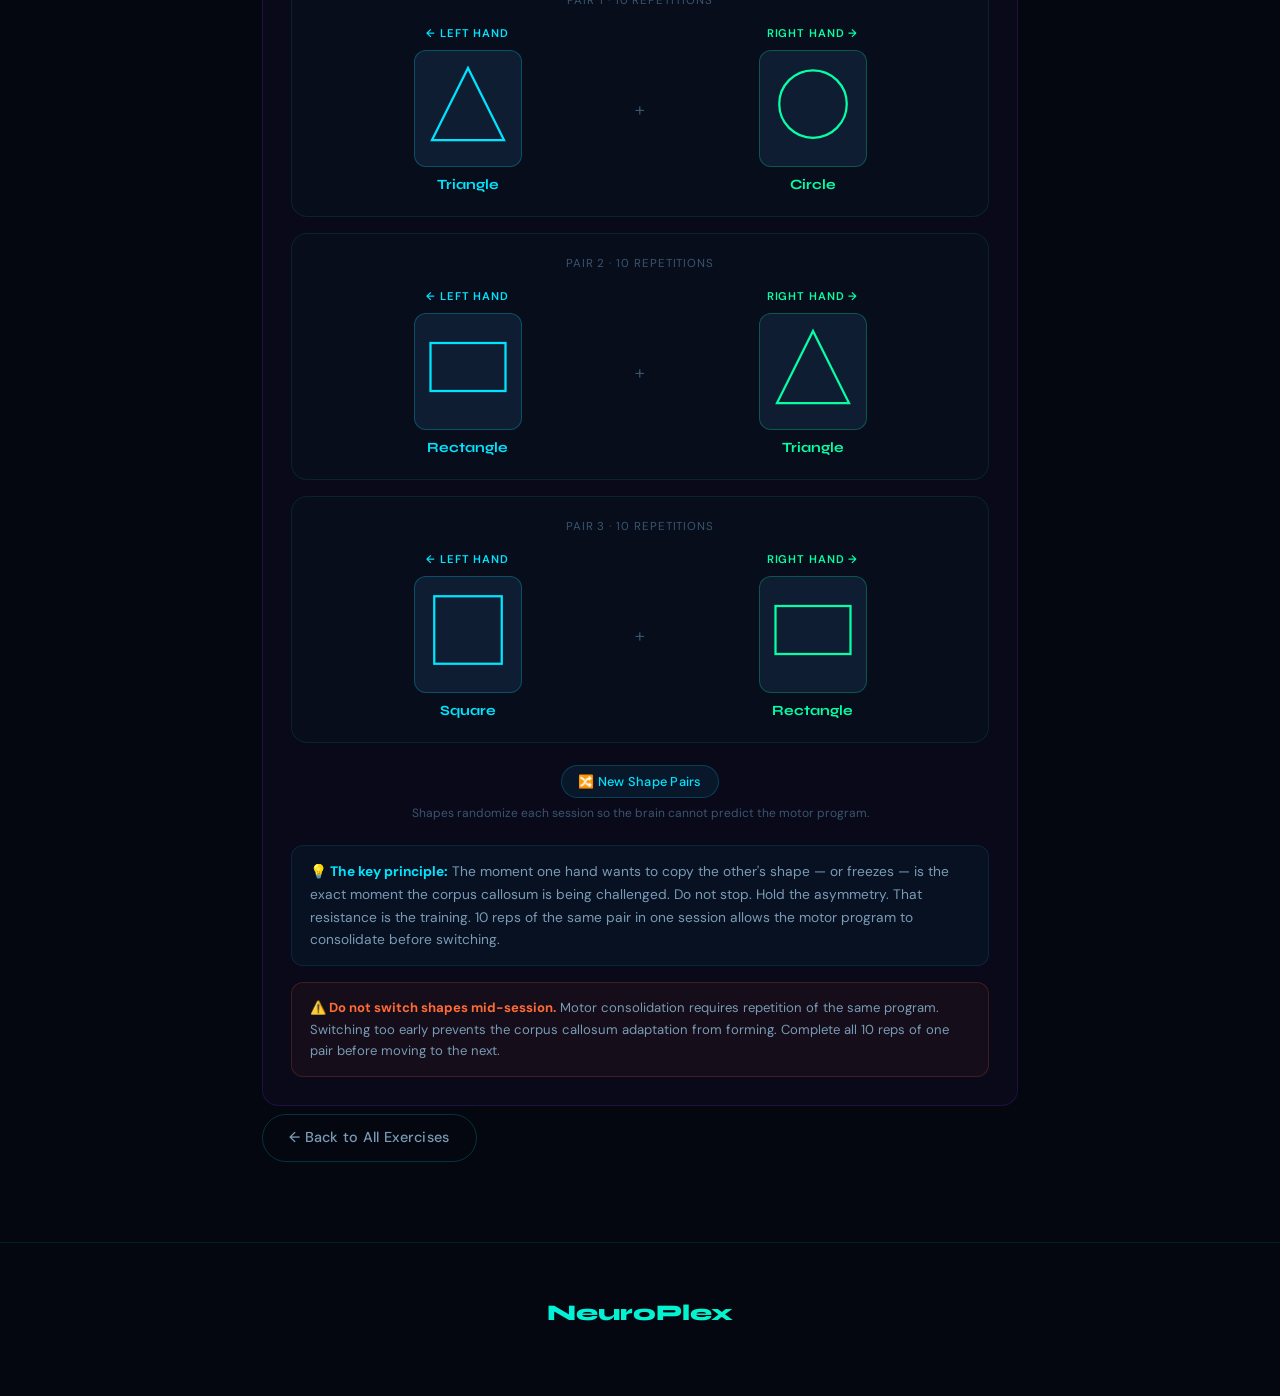
<file: activities/dual-hand.html>
<!DOCTYPE html>
<html lang="en">
<head>
  <meta charset="UTF-8" />
  <meta name="viewport" content="width=device-width, initial-scale=1.0" />
  <title>Dual-Hand Drawing — Offline Exercise | NeuroPlex</title>
  <meta name="description" content="Offline neuroplasticity exercise: Dual-Hand Drawing. Full guide with progressive difficulty steps." />
  <link rel="canonical" href="https://neuroplex.app/activities/dual-hand.html" />
  <meta property="og:title" content="Dual-Hand Drawing — NeuroPlex" />
  <meta property="og:type" content="website" />
  <link rel="stylesheet" href="../styles/main.css" />
  <link rel="stylesheet" href="../styles/exercises.css" />
  <!-- PWA -->
  <link rel="manifest" href="../manifest.json" />
  <meta name="theme-color" content="#04070f" />
  <meta name="apple-mobile-web-app-capable" content="yes" />
  <meta name="apple-mobile-web-app-status-bar-style" content="black-translucent" />
  <meta name="apple-mobile-web-app-title" content="NeuroPlex" />
  <link rel="apple-touch-icon" href="../assets/icons/icon-192.png" />
</head>
<body>
  <div id="cursor" aria-hidden="true"></div>
  <div id="cursor-ring" aria-hidden="true"></div>
  <canvas id="neural-bg" aria-hidden="true"></canvas>
  <div class="page">
    <nav class="site-nav" role="navigation" aria-label="Main navigation">
      <a href="../index.html" class="nav-logo">NeuroPlex</a>
      <ul class="nav-links" role="list">
        <li><a href="../index.html#activities">Exercises</a></li>
        <li><a href="../index.html#science">The Science</a></li>
      </ul>
      <a href="../index.html#activities" class="nav-cta">All Exercises</a>
    </nav>
    <main class="activity-page">
      <div class="activity-container">
        <nav class="breadcrumb" aria-label="Breadcrumb">
          <a href="../index.html">Home</a><span class="breadcrumb-sep">›</span>
          <a href="../index.html#activities">Exercises</a><span class="breadcrumb-sep">›</span>
          <span aria-current="page">Dual-Hand Drawing</span>
        </nav>
        <header class="activity-header">
          <div class="activity-icon-row">
            <div class="activity-icon-box" id="act-icon"></div>
            <span class="badge badge-offline" id="act-badge">Offline Exercise</span>
          </div>
          <h1 class="activity-title">Dual-Hand Drawing</h1>
          <p class="activity-desc" id="act-desc"></p>
          <div class="chip-row" id="chip-row"></div>
        </header>
        <div class="info-grid">
          <div class="info-block">
            <p class="info-block-label">Function Trained</p>
            <p class="info-block-content" id="func-trained"></p>
          </div>
          <div class="info-block">
            <p class="info-block-label">Real-Life Benefits</p>
            <ul class="styled-ul" id="benefits-list"></ul>
          </div>
        </div>
        <div id="offline-content"></div>
        <a href="../index.html#activities" class="btn btn-secondary" style="margin-top:8px;">← Back to All Exercises</a>
      </div>
    </main>
    <footer class="site-footer"><a href="../index.html" class="footer-logo">NeuroPlex</a></footer>
  </div>
  <script src="../js/core.js"></script>
  <script src="../data/activities.js"></script>
  <script src="../js/exercises/dual-hand.js"></script>
  <!-- Service Worker registration -->
  <script>
    if ('serviceWorker' in navigator) {
      window.addEventListener('load', () => {
        navigator.serviceWorker.register('../sw.js')
          .catch(err => console.warn('SW registration failed:', err));
      });
    }
  </script>
</body>
</html>
</file>
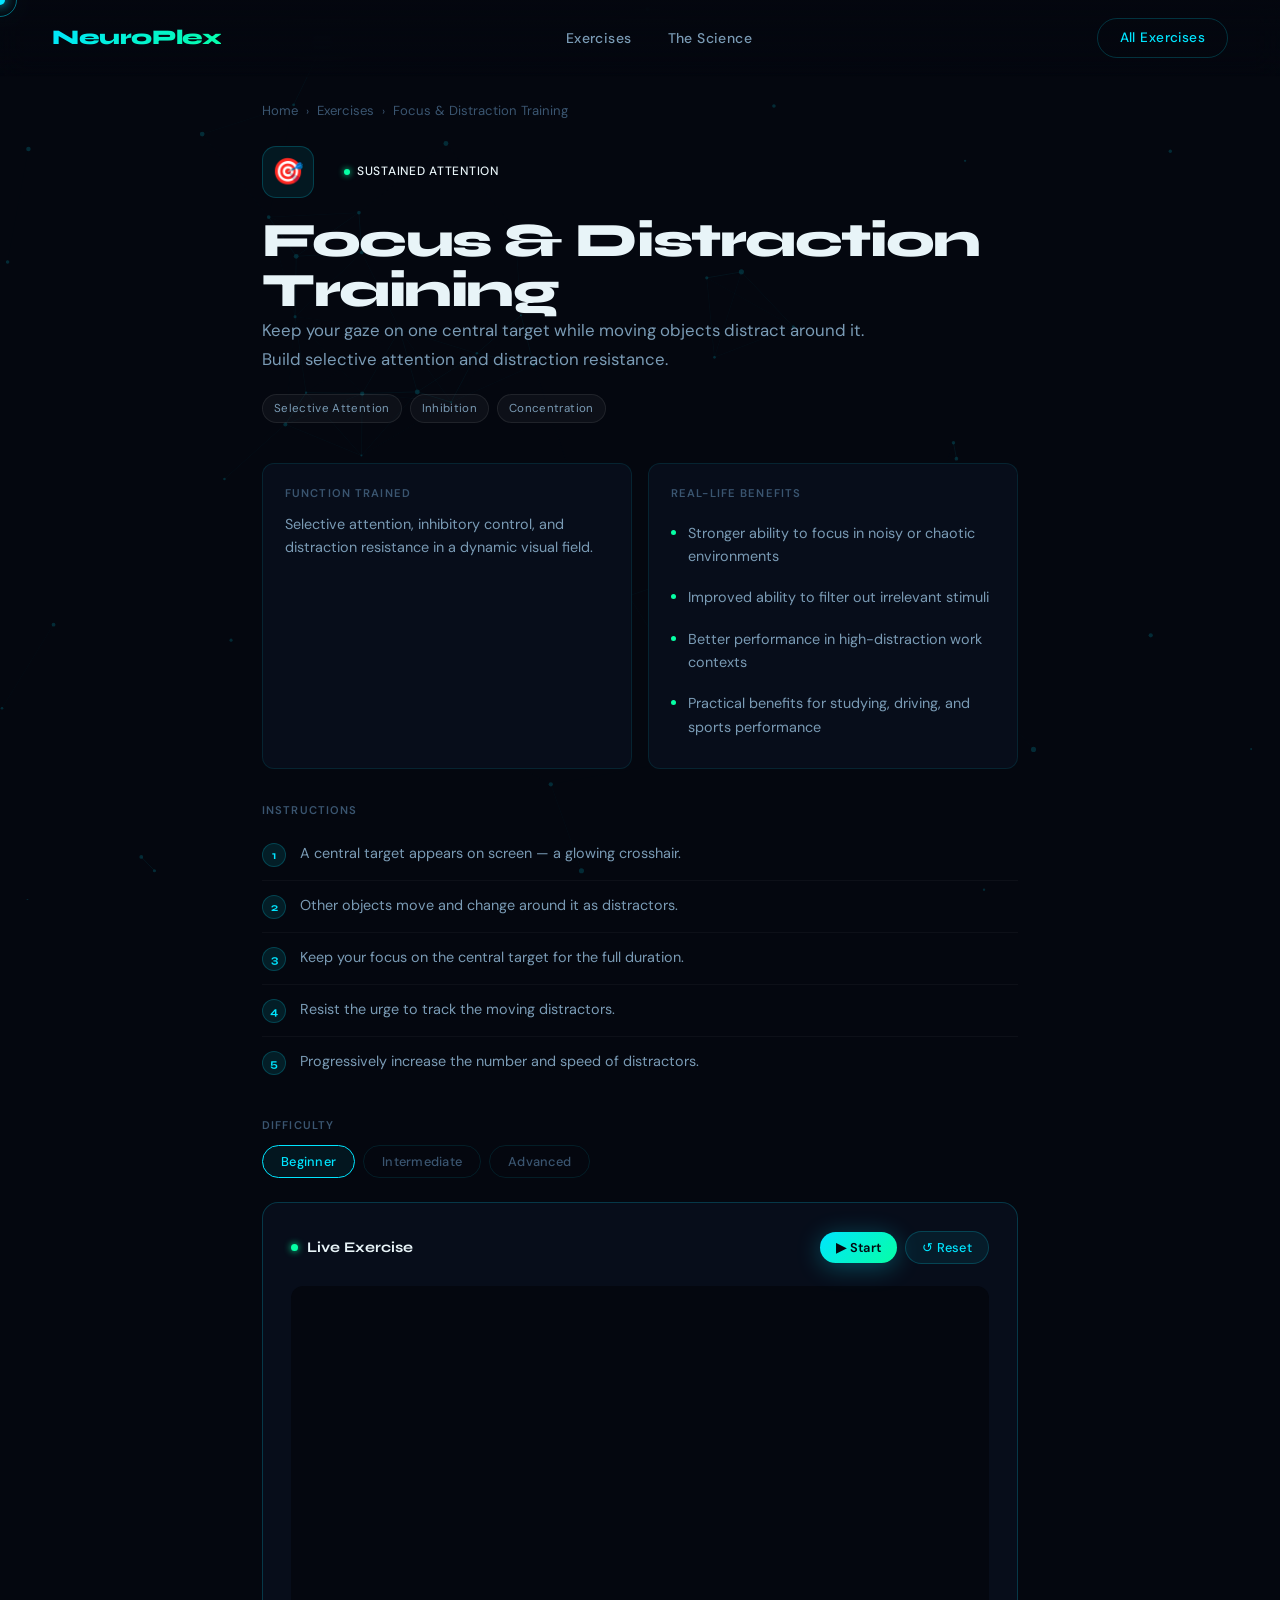
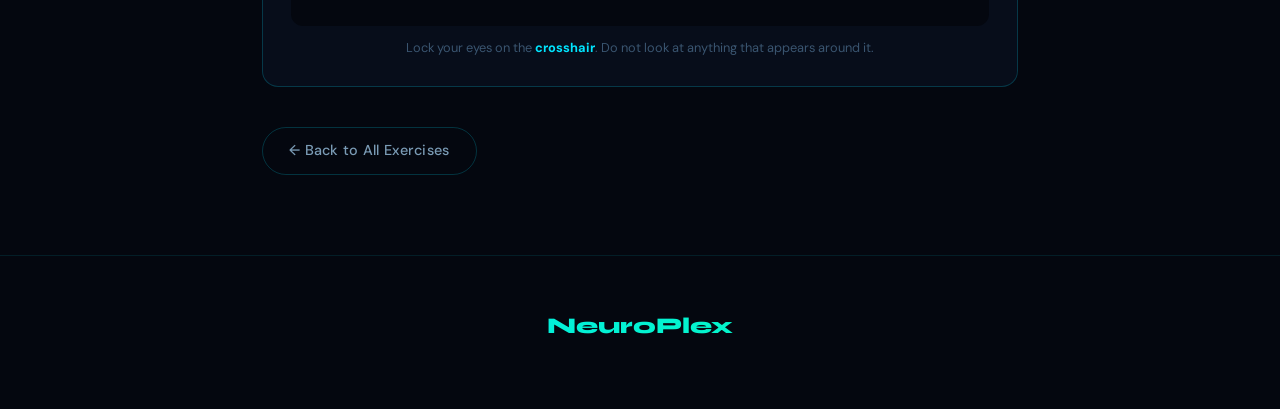
<file: activities/focus-training.html>
<!DOCTYPE html>
<html lang="en">
<head>
  <meta charset="UTF-8" />
  <meta name="viewport" content="width=device-width, initial-scale=1.0" />
  <title>Focus & Distraction Training | NeuroPlex</title>
  <meta name="description" content="Keep your gaze on one central target while moving objects distract around it. Build selective attention and distraction resistance." />
  <link rel="canonical" href="https://neuroplex.app/activities/focus-training.html" />
  <meta property="og:title" content="Focus & Distraction Training — NeuroPlex" />
  <meta property="og:description" content="Keep your gaze on one central target while moving objects distract around it. Build selective attention and distraction resistance." />
  <meta property="og:type" content="website" />
  <script type="application/ld+json">{"@context":"https://schema.org","@type":"LearningResource","name":"Focus & Distraction Training","description":"Keep your gaze on one central target while moving objects distract around it. Build selective attention and distraction resistance.","url":"https://neuroplex.app/activities/focus-training.html","isPartOf":{"@type":"WebSite","name":"NeuroPlex","url":"https://neuroplex.app"}}</script>
  <link rel="stylesheet" href="../styles/main.css" />
  <link rel="stylesheet" href="../styles/exercises.css" />
  <!-- PWA -->
  <link rel="manifest" href="../manifest.json" />
  <meta name="theme-color" content="#04070f" />
  <meta name="apple-mobile-web-app-capable" content="yes" />
  <meta name="apple-mobile-web-app-status-bar-style" content="black-translucent" />
  <meta name="apple-mobile-web-app-title" content="NeuroPlex" />
  <link rel="apple-touch-icon" href="../assets/icons/icon-192.png" />
</head>
<body>
  <div id="cursor" aria-hidden="true"></div>
  <div id="cursor-ring" aria-hidden="true"></div>
  <canvas id="neural-bg" aria-hidden="true"></canvas>
  <div class="page">
    <nav class="site-nav" role="navigation" aria-label="Main navigation">
      <a href="../index.html" class="nav-logo">NeuroPlex</a>
      <ul class="nav-links" role="list">
        <li><a href="../index.html#activities">Exercises</a></li>
        <li><a href="../index.html#science">The Science</a></li>
      </ul>
      <a href="../index.html#activities" class="nav-cta">All Exercises</a>
    </nav>
    <main class="activity-page">
      <div class="activity-container">
        <nav class="breadcrumb" aria-label="Breadcrumb">
          <a href="../index.html">Home</a><span class="breadcrumb-sep">›</span>
          <a href="../index.html#activities">Exercises</a><span class="breadcrumb-sep">›</span>
          <span aria-current="page">Focus & Distraction Training</span>
        </nav>
        <header class="activity-header">
          <div class="activity-icon-row">
            <div class="activity-icon-box" id="act-icon"></div>
            <span class="badge badge-pulse" id="act-badge">Sustained Attention</span>
          </div>
          <h1 class="activity-title">Focus & Distraction Training</h1>
          <p class="activity-desc">Keep your gaze on one central target while moving objects distract around it. Build selective attention and distraction resistance.</p>
          <div class="chip-row" id="chip-row"></div>
        </header>
        <div class="info-grid">
          <div class="info-block">
            <p class="info-block-label">Function Trained</p>
            <p class="info-block-content">Selective attention, inhibitory control, and distraction resistance in a dynamic visual field.</p>
          </div>
          <div class="info-block">
            <p class="info-block-label">Real-Life Benefits</p>
            <ul class="styled-ul" id="benefits-list"></ul>
          </div>
        </div>
        <section aria-labelledby="inst-title" style="margin-bottom:28px;">
          <h2 class="info-block-label" id="inst-title">Instructions</h2>
          <ol class="styled-ol" id="instructions-list"></ol>
        </section>
        <div style="margin-bottom:24px;" id="difficulty-section">
          <p class="info-block-label">Difficulty</p>
          <div class="difficulty-selector" role="group" aria-label="Select difficulty">
            <button class="diff-btn active" data-level="easy"   aria-pressed="true">Beginner</button>
            <button class="diff-btn"        data-level="medium" aria-pressed="false">Intermediate</button>
            <button class="diff-btn"        data-level="hard"   aria-pressed="false">Advanced</button>
          </div>
        </div>
        <section class="exercise-frame" aria-label="Exercise area" id="exercise-area">
          <div class="exercise-frame-header">
            <span class="exercise-frame-title">Live Exercise</span>
            <div class="ctrl-row" id="ctrl-row"></div>
          </div>
          <div id="exercise-body"></div>
        </section>
        <a href="../index.html#activities" class="btn btn-secondary" style="margin-top:8px;">← Back to All Exercises</a>
      </div>
    </main>
    <footer class="site-footer"><a href="../index.html" class="footer-logo">NeuroPlex</a></footer>
  </div>
  <script src="../js/core.js"></script>
  <script src="../data/activities.js"></script>
  <script src="../js/exercises/focus-training.js"></script>
  <!-- Service Worker registration -->
  <script>
    if ('serviceWorker' in navigator) {
      window.addEventListener('load', () => {
        navigator.serviceWorker.register('../sw.js')
          .catch(err => console.warn('SW registration failed:', err));
      });
    }
  </script>
</body>
</html>
</file>
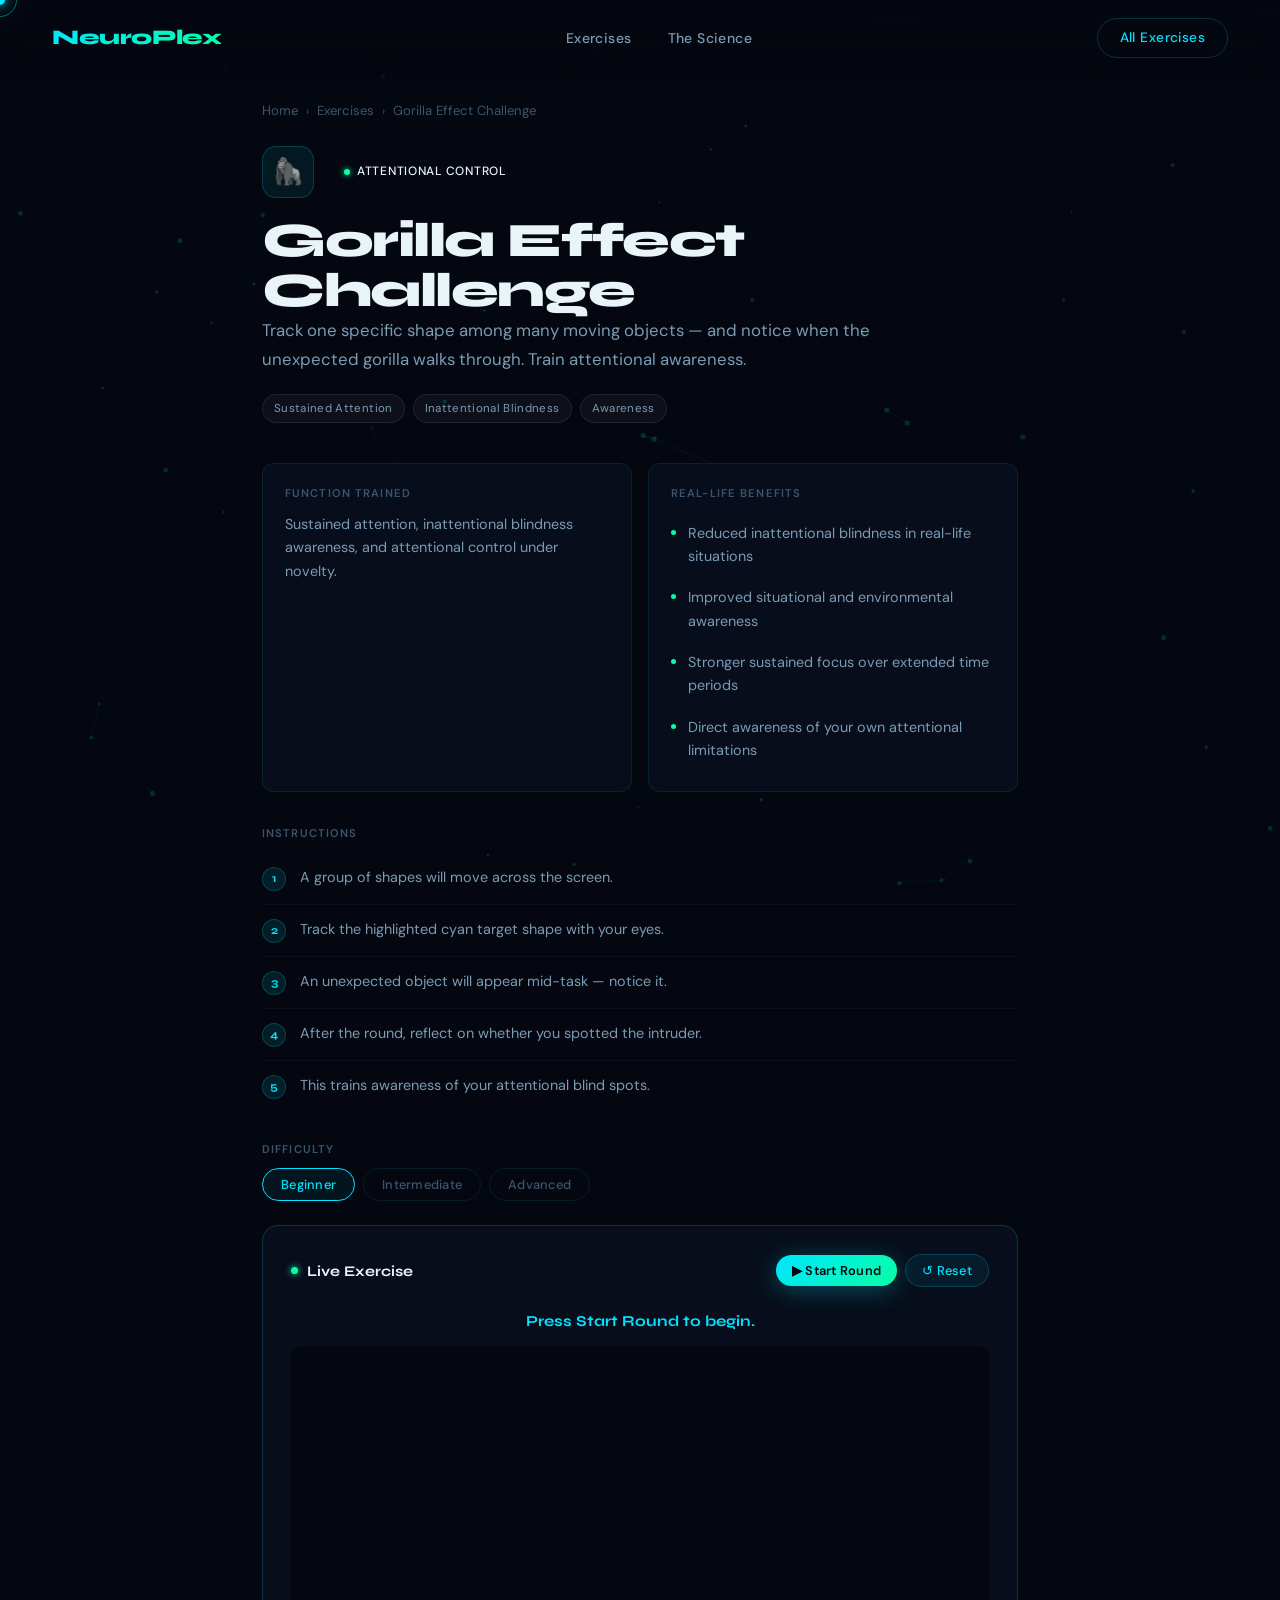
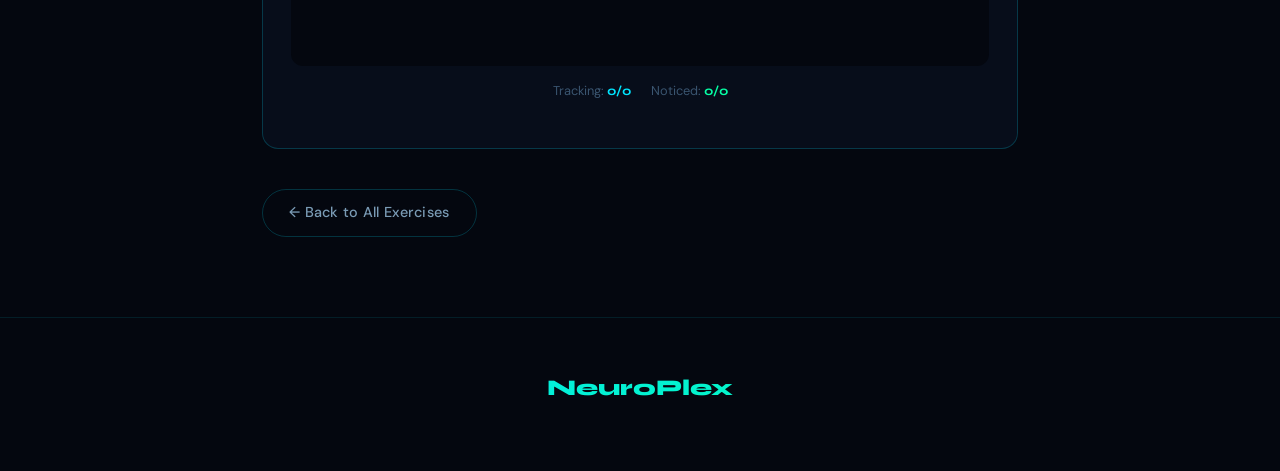
<file: activities/gorilla.html>
<!DOCTYPE html>
<html lang="en">
<head>
  <meta charset="UTF-8" />
  <meta name="viewport" content="width=device-width, initial-scale=1.0" />
  <title>Gorilla Effect Challenge | NeuroPlex</title>
  <meta name="description" content="Track one specific shape among many moving objects — and notice when the unexpected gorilla walks through. Train attentional awareness." />
  <link rel="canonical" href="https://neuroplex.app/activities/gorilla.html" />
  <meta property="og:title" content="Gorilla Effect Challenge — NeuroPlex" />
  <meta property="og:description" content="Track one specific shape among many moving objects — and notice when the unexpected gorilla walks through. Train attentional awareness." />
  <meta property="og:type" content="website" />
  <script type="application/ld+json">{"@context":"https://schema.org","@type":"LearningResource","name":"Gorilla Effect Challenge","description":"Track one specific shape among many moving objects — and notice when the unexpected gorilla walks through. Train attentional awareness.","url":"https://neuroplex.app/activities/gorilla.html","isPartOf":{"@type":"WebSite","name":"NeuroPlex","url":"https://neuroplex.app"}}</script>
  <link rel="stylesheet" href="../styles/main.css" />
  <link rel="stylesheet" href="../styles/exercises.css" />
  <!-- PWA -->
  <link rel="manifest" href="../manifest.json" />
  <meta name="theme-color" content="#04070f" />
  <meta name="apple-mobile-web-app-capable" content="yes" />
  <meta name="apple-mobile-web-app-status-bar-style" content="black-translucent" />
  <meta name="apple-mobile-web-app-title" content="NeuroPlex" />
  <link rel="apple-touch-icon" href="../assets/icons/icon-192.png" />
</head>
<body>
  <div id="cursor" aria-hidden="true"></div>
  <div id="cursor-ring" aria-hidden="true"></div>
  <canvas id="neural-bg" aria-hidden="true"></canvas>
  <div class="page">
    <nav class="site-nav" role="navigation" aria-label="Main navigation">
      <a href="../index.html" class="nav-logo">NeuroPlex</a>
      <ul class="nav-links" role="list">
        <li><a href="../index.html#activities">Exercises</a></li>
        <li><a href="../index.html#science">The Science</a></li>
      </ul>
      <a href="../index.html#activities" class="nav-cta">All Exercises</a>
    </nav>
    <main class="activity-page">
      <div class="activity-container">
        <nav class="breadcrumb" aria-label="Breadcrumb">
          <a href="../index.html">Home</a><span class="breadcrumb-sep">›</span>
          <a href="../index.html#activities">Exercises</a><span class="breadcrumb-sep">›</span>
          <span aria-current="page">Gorilla Effect Challenge</span>
        </nav>
        <header class="activity-header">
          <div class="activity-icon-row">
            <div class="activity-icon-box" id="act-icon"></div>
            <span class="badge badge-pulse" id="act-badge">Attentional Control</span>
          </div>
          <h1 class="activity-title">Gorilla Effect Challenge</h1>
          <p class="activity-desc">Track one specific shape among many moving objects — and notice when the unexpected gorilla walks through. Train attentional awareness.</p>
          <div class="chip-row" id="chip-row"></div>
        </header>
        <div class="info-grid">
          <div class="info-block">
            <p class="info-block-label">Function Trained</p>
            <p class="info-block-content">Sustained attention, inattentional blindness awareness, and attentional control under novelty.</p>
          </div>
          <div class="info-block">
            <p class="info-block-label">Real-Life Benefits</p>
            <ul class="styled-ul" id="benefits-list"></ul>
          </div>
        </div>
        <section aria-labelledby="inst-title" style="margin-bottom:28px;">
          <h2 class="info-block-label" id="inst-title">Instructions</h2>
          <ol class="styled-ol" id="instructions-list"></ol>
        </section>
        <div style="margin-bottom:24px;" id="difficulty-section">
          <p class="info-block-label">Difficulty</p>
          <div class="difficulty-selector" role="group" aria-label="Select difficulty">
            <button class="diff-btn active" data-level="easy"   aria-pressed="true">Beginner</button>
            <button class="diff-btn"        data-level="medium" aria-pressed="false">Intermediate</button>
            <button class="diff-btn"        data-level="hard"   aria-pressed="false">Advanced</button>
          </div>
        </div>
        <section class="exercise-frame" aria-label="Exercise area" id="exercise-area">
          <div class="exercise-frame-header">
            <span class="exercise-frame-title">Live Exercise</span>
            <div class="ctrl-row" id="ctrl-row"></div>
          </div>
          <div id="exercise-body"></div>
        </section>
        <a href="../index.html#activities" class="btn btn-secondary" style="margin-top:8px;">← Back to All Exercises</a>
      </div>
    </main>
    <footer class="site-footer"><a href="../index.html" class="footer-logo">NeuroPlex</a></footer>
  </div>
  <script src="../js/core.js"></script>
  <script src="../data/activities.js"></script>
  <script src="../js/exercises/gorilla.js"></script>
  <!-- Service Worker registration -->
  <script>
    if ('serviceWorker' in navigator) {
      window.addEventListener('load', () => {
        navigator.serviceWorker.register('../sw.js')
          .catch(err => console.warn('SW registration failed:', err));
      });
    }
  </script>
</body>
</html>
</file>
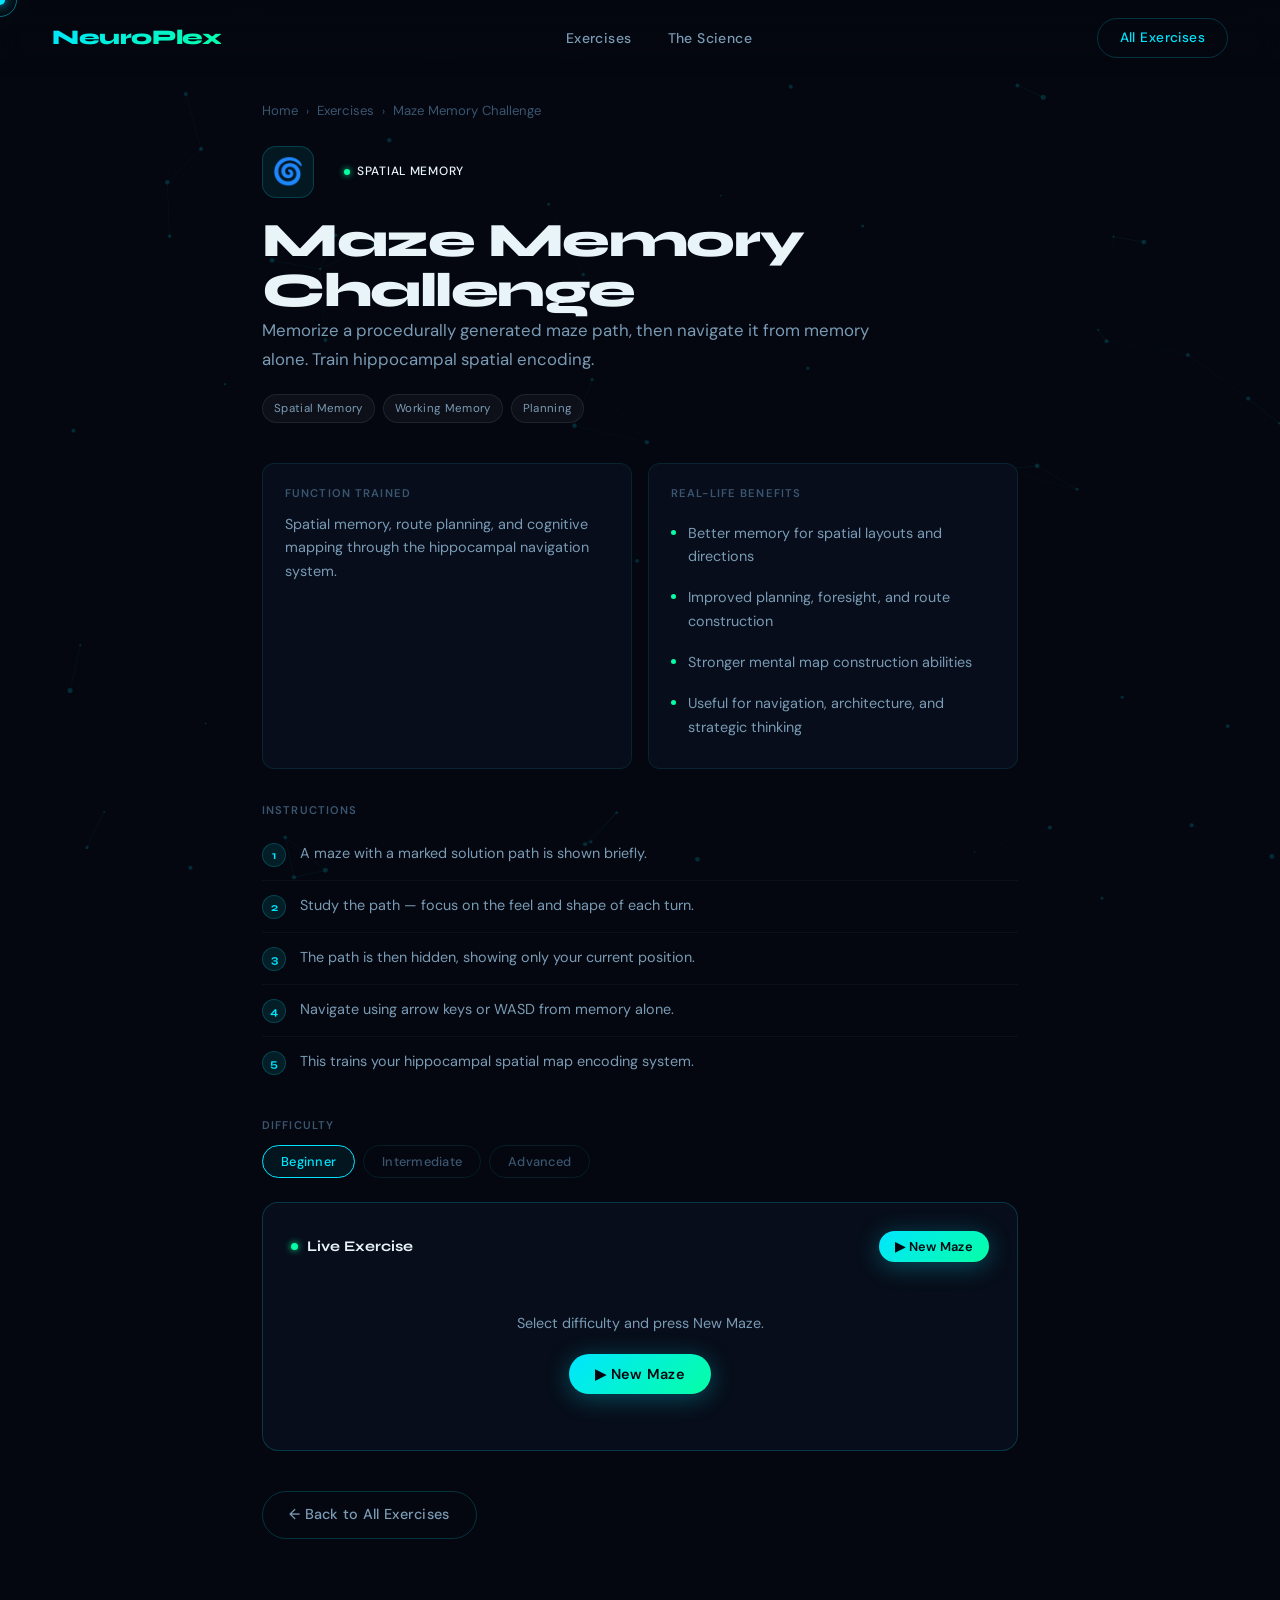
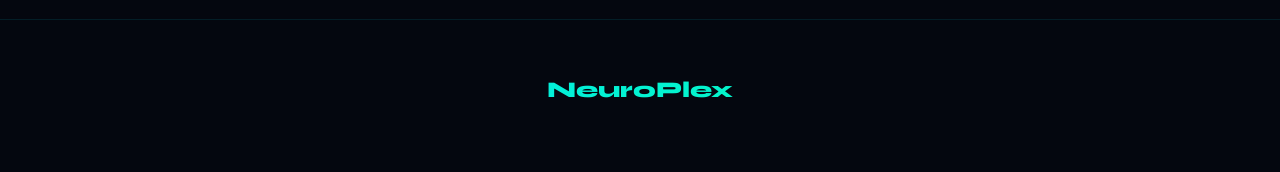
<file: activities/maze.html>
<!DOCTYPE html>
<html lang="en">
<head>
  <meta charset="UTF-8" />
  <meta name="viewport" content="width=device-width, initial-scale=1.0" />
  <title>Maze Memory Challenge | NeuroPlex</title>
  <meta name="description" content="Memorize a procedurally generated maze path, then navigate it from memory alone. Train hippocampal spatial encoding." />
  <link rel="canonical" href="https://neuroplex.app/activities/maze.html" />
  <meta property="og:title" content="Maze Memory Challenge — NeuroPlex" />
  <meta property="og:description" content="Memorize a procedurally generated maze path, then navigate it from memory alone. Train hippocampal spatial encoding." />
  <meta property="og:type" content="website" />
  <script type="application/ld+json">{"@context":"https://schema.org","@type":"LearningResource","name":"Maze Memory Challenge","description":"Memorize a procedurally generated maze path, then navigate it from memory alone. Train hippocampal spatial encoding.","url":"https://neuroplex.app/activities/maze.html","isPartOf":{"@type":"WebSite","name":"NeuroPlex","url":"https://neuroplex.app"}}</script>
  <link rel="stylesheet" href="../styles/main.css" />
  <link rel="stylesheet" href="../styles/exercises.css" />
  <!-- PWA -->
  <link rel="manifest" href="../manifest.json" />
  <meta name="theme-color" content="#04070f" />
  <meta name="apple-mobile-web-app-capable" content="yes" />
  <meta name="apple-mobile-web-app-status-bar-style" content="black-translucent" />
  <meta name="apple-mobile-web-app-title" content="NeuroPlex" />
  <link rel="apple-touch-icon" href="../assets/icons/icon-192.png" />
</head>
<body>
  <div id="cursor" aria-hidden="true"></div>
  <div id="cursor-ring" aria-hidden="true"></div>
  <canvas id="neural-bg" aria-hidden="true"></canvas>
  <div class="page">
    <nav class="site-nav" role="navigation" aria-label="Main navigation">
      <a href="../index.html" class="nav-logo">NeuroPlex</a>
      <ul class="nav-links" role="list">
        <li><a href="../index.html#activities">Exercises</a></li>
        <li><a href="../index.html#science">The Science</a></li>
      </ul>
      <a href="../index.html#activities" class="nav-cta">All Exercises</a>
    </nav>
    <main class="activity-page">
      <div class="activity-container">
        <nav class="breadcrumb" aria-label="Breadcrumb">
          <a href="../index.html">Home</a><span class="breadcrumb-sep">›</span>
          <a href="../index.html#activities">Exercises</a><span class="breadcrumb-sep">›</span>
          <span aria-current="page">Maze Memory Challenge</span>
        </nav>
        <header class="activity-header">
          <div class="activity-icon-row">
            <div class="activity-icon-box" id="act-icon"></div>
            <span class="badge badge-pulse" id="act-badge">Spatial Memory</span>
          </div>
          <h1 class="activity-title">Maze Memory Challenge</h1>
          <p class="activity-desc">Memorize a procedurally generated maze path, then navigate it from memory alone. Train hippocampal spatial encoding.</p>
          <div class="chip-row" id="chip-row"></div>
        </header>
        <div class="info-grid">
          <div class="info-block">
            <p class="info-block-label">Function Trained</p>
            <p class="info-block-content">Spatial memory, route planning, and cognitive mapping through the hippocampal navigation system.</p>
          </div>
          <div class="info-block">
            <p class="info-block-label">Real-Life Benefits</p>
            <ul class="styled-ul" id="benefits-list"></ul>
          </div>
        </div>
        <section aria-labelledby="inst-title" style="margin-bottom:28px;">
          <h2 class="info-block-label" id="inst-title">Instructions</h2>
          <ol class="styled-ol" id="instructions-list"></ol>
        </section>
        <div style="margin-bottom:24px;" id="difficulty-section">
          <p class="info-block-label">Difficulty</p>
          <div class="difficulty-selector" role="group" aria-label="Select difficulty">
            <button class="diff-btn active" data-level="easy"   aria-pressed="true">Beginner</button>
            <button class="diff-btn"        data-level="medium" aria-pressed="false">Intermediate</button>
            <button class="diff-btn"        data-level="hard"   aria-pressed="false">Advanced</button>
          </div>
        </div>
        <section class="exercise-frame" aria-label="Exercise area" id="exercise-area">
          <div class="exercise-frame-header">
            <span class="exercise-frame-title">Live Exercise</span>
            <div class="ctrl-row" id="ctrl-row"></div>
          </div>
          <div id="exercise-body"></div>
        </section>
        <a href="../index.html#activities" class="btn btn-secondary" style="margin-top:8px;">← Back to All Exercises</a>
      </div>
    </main>
    <footer class="site-footer"><a href="../index.html" class="footer-logo">NeuroPlex</a></footer>
  </div>
  <script src="../js/core.js"></script>
  <script src="../data/activities.js"></script>
  <script src="../js/exercises/maze.js"></script>
  <!-- Service Worker registration -->
  <script>
    if ('serviceWorker' in navigator) {
      window.addEventListener('load', () => {
        navigator.serviceWorker.register('../sw.js')
          .catch(err => console.warn('SW registration failed:', err));
      });
    }
  </script>
</body>
</html>
</file>
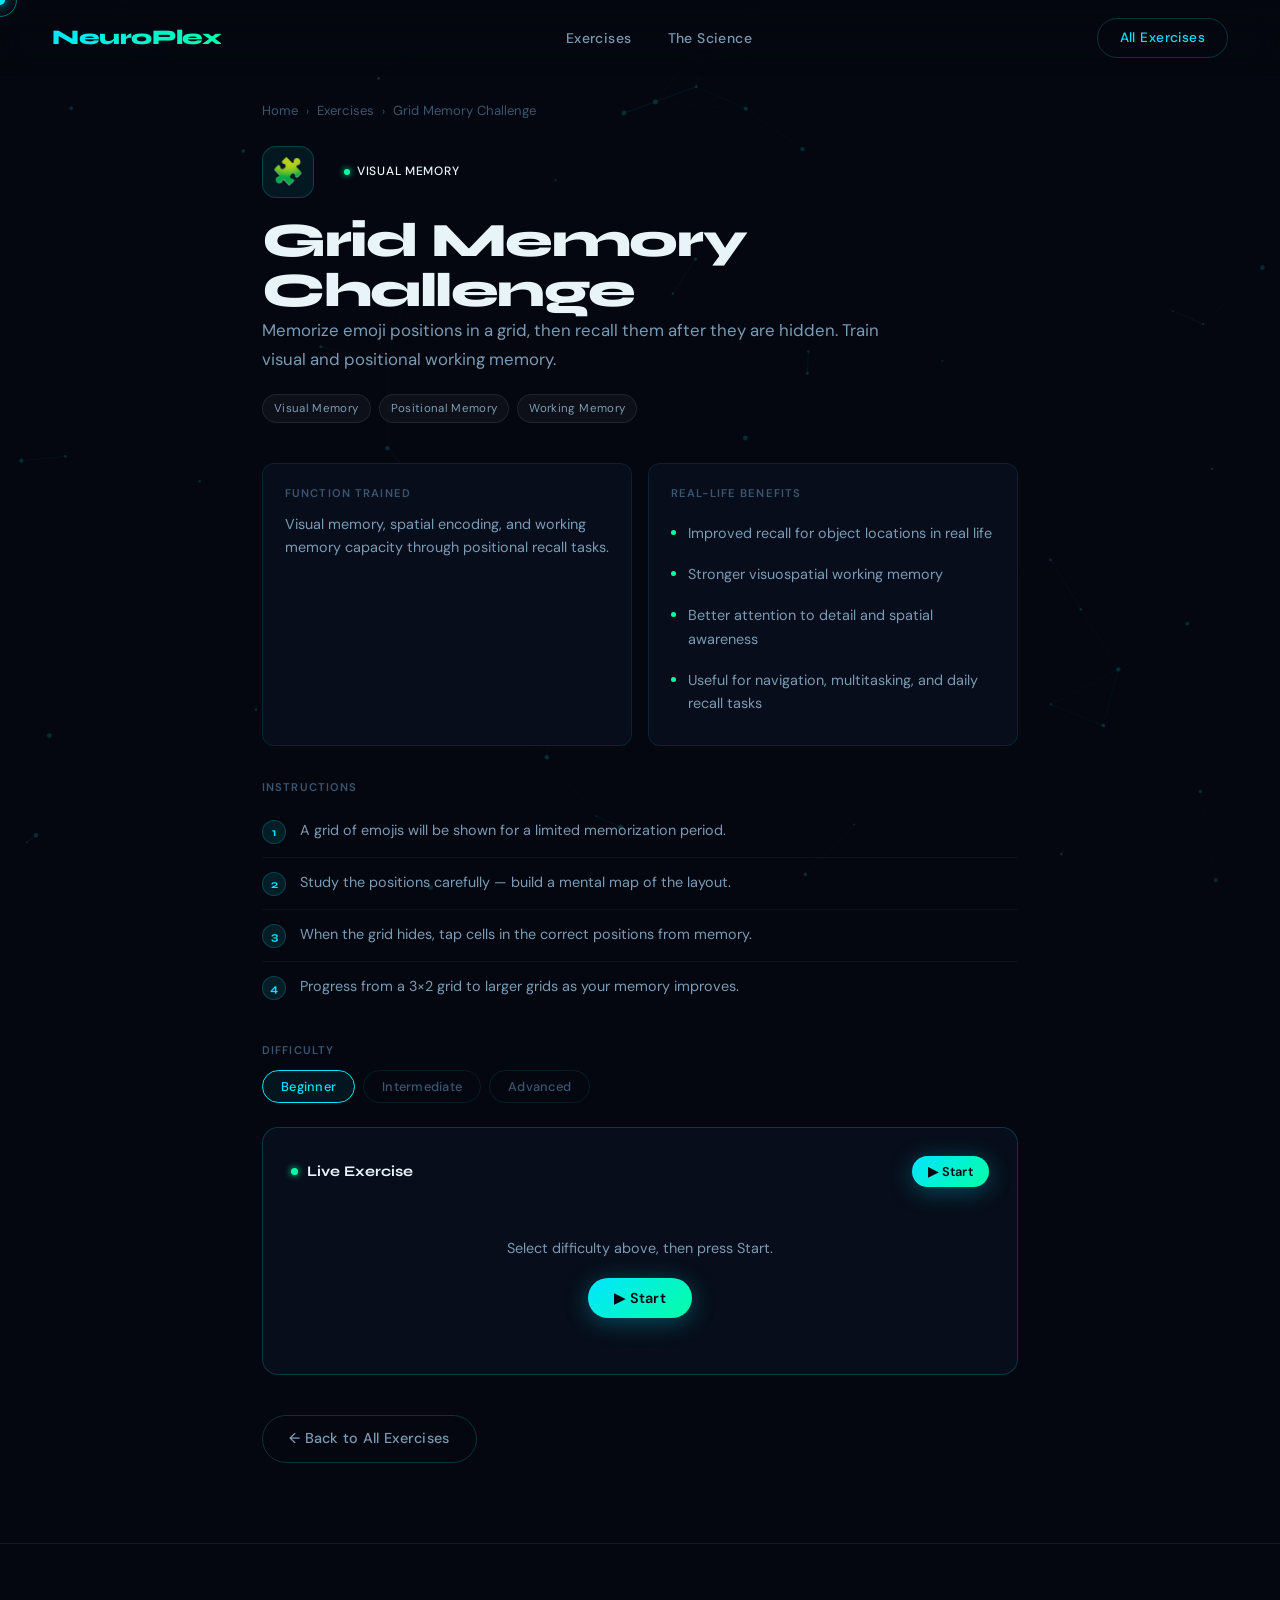
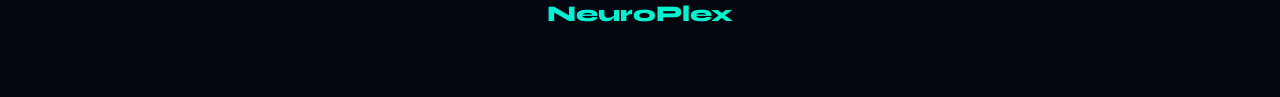
<file: activities/memory-grid.html>
<!DOCTYPE html>
<html lang="en">
<head>
  <meta charset="UTF-8" />
  <meta name="viewport" content="width=device-width, initial-scale=1.0" />
  <title>Grid Memory Challenge | NeuroPlex</title>
  <meta name="description" content="Memorize emoji positions in a grid, then recall them after they are hidden. Train visual and positional working memory." />
  <link rel="canonical" href="https://neuroplex.app/activities/memory-grid.html" />
  <meta property="og:title" content="Grid Memory Challenge — NeuroPlex" />
  <meta property="og:description" content="Memorize emoji positions in a grid, then recall them after they are hidden. Train visual and positional working memory." />
  <meta property="og:type" content="website" />
  <script type="application/ld+json">{"@context":"https://schema.org","@type":"LearningResource","name":"Grid Memory Challenge","description":"Memorize emoji positions in a grid, then recall them after they are hidden. Train visual and positional working memory.","url":"https://neuroplex.app/activities/memory-grid.html","isPartOf":{"@type":"WebSite","name":"NeuroPlex","url":"https://neuroplex.app"}}</script>
  <link rel="stylesheet" href="../styles/main.css" />
  <link rel="stylesheet" href="../styles/exercises.css" />
  <!-- PWA -->
  <link rel="manifest" href="../manifest.json" />
  <meta name="theme-color" content="#04070f" />
  <meta name="apple-mobile-web-app-capable" content="yes" />
  <meta name="apple-mobile-web-app-status-bar-style" content="black-translucent" />
  <meta name="apple-mobile-web-app-title" content="NeuroPlex" />
  <link rel="apple-touch-icon" href="../assets/icons/icon-192.png" />
</head>
<body>
  <div id="cursor" aria-hidden="true"></div>
  <div id="cursor-ring" aria-hidden="true"></div>
  <canvas id="neural-bg" aria-hidden="true"></canvas>
  <div class="page">
    <nav class="site-nav" role="navigation" aria-label="Main navigation">
      <a href="../index.html" class="nav-logo">NeuroPlex</a>
      <ul class="nav-links" role="list">
        <li><a href="../index.html#activities">Exercises</a></li>
        <li><a href="../index.html#science">The Science</a></li>
      </ul>
      <a href="../index.html#activities" class="nav-cta">All Exercises</a>
    </nav>
    <main class="activity-page">
      <div class="activity-container">
        <nav class="breadcrumb" aria-label="Breadcrumb">
          <a href="../index.html">Home</a><span class="breadcrumb-sep">›</span>
          <a href="../index.html#activities">Exercises</a><span class="breadcrumb-sep">›</span>
          <span aria-current="page">Grid Memory Challenge</span>
        </nav>
        <header class="activity-header">
          <div class="activity-icon-row">
            <div class="activity-icon-box" id="act-icon"></div>
            <span class="badge badge-pulse" id="act-badge">Visual Memory</span>
          </div>
          <h1 class="activity-title">Grid Memory Challenge</h1>
          <p class="activity-desc">Memorize emoji positions in a grid, then recall them after they are hidden. Train visual and positional working memory.</p>
          <div class="chip-row" id="chip-row"></div>
        </header>
        <div class="info-grid">
          <div class="info-block">
            <p class="info-block-label">Function Trained</p>
            <p class="info-block-content">Visual memory, spatial encoding, and working memory capacity through positional recall tasks.</p>
          </div>
          <div class="info-block">
            <p class="info-block-label">Real-Life Benefits</p>
            <ul class="styled-ul" id="benefits-list"></ul>
          </div>
        </div>
        <section aria-labelledby="inst-title" style="margin-bottom:28px;">
          <h2 class="info-block-label" id="inst-title">Instructions</h2>
          <ol class="styled-ol" id="instructions-list"></ol>
        </section>
        <div style="margin-bottom:24px;" id="difficulty-section">
          <p class="info-block-label">Difficulty</p>
          <div class="difficulty-selector" role="group" aria-label="Select difficulty">
            <button class="diff-btn active" data-level="easy"   aria-pressed="true">Beginner</button>
            <button class="diff-btn"        data-level="medium" aria-pressed="false">Intermediate</button>
            <button class="diff-btn"        data-level="hard"   aria-pressed="false">Advanced</button>
          </div>
        </div>
        <section class="exercise-frame" aria-label="Exercise area" id="exercise-area">
          <div class="exercise-frame-header">
            <span class="exercise-frame-title">Live Exercise</span>
            <div class="ctrl-row" id="ctrl-row"></div>
          </div>
          <div id="exercise-body"></div>
        </section>
        <a href="../index.html#activities" class="btn btn-secondary" style="margin-top:8px;">← Back to All Exercises</a>
      </div>
    </main>
    <footer class="site-footer"><a href="../index.html" class="footer-logo">NeuroPlex</a></footer>
  </div>
  <script src="../js/core.js"></script>
  <script src="../data/activities.js"></script>
  <script src="../js/exercises/memory-grid.js"></script>
  <!-- Service Worker registration -->
  <script>
    if ('serviceWorker' in navigator) {
      window.addEventListener('load', () => {
        navigator.serviceWorker.register('../sw.js')
          .catch(err => console.warn('SW registration failed:', err));
      });
    }
  </script>
</body>
</html>
</file>
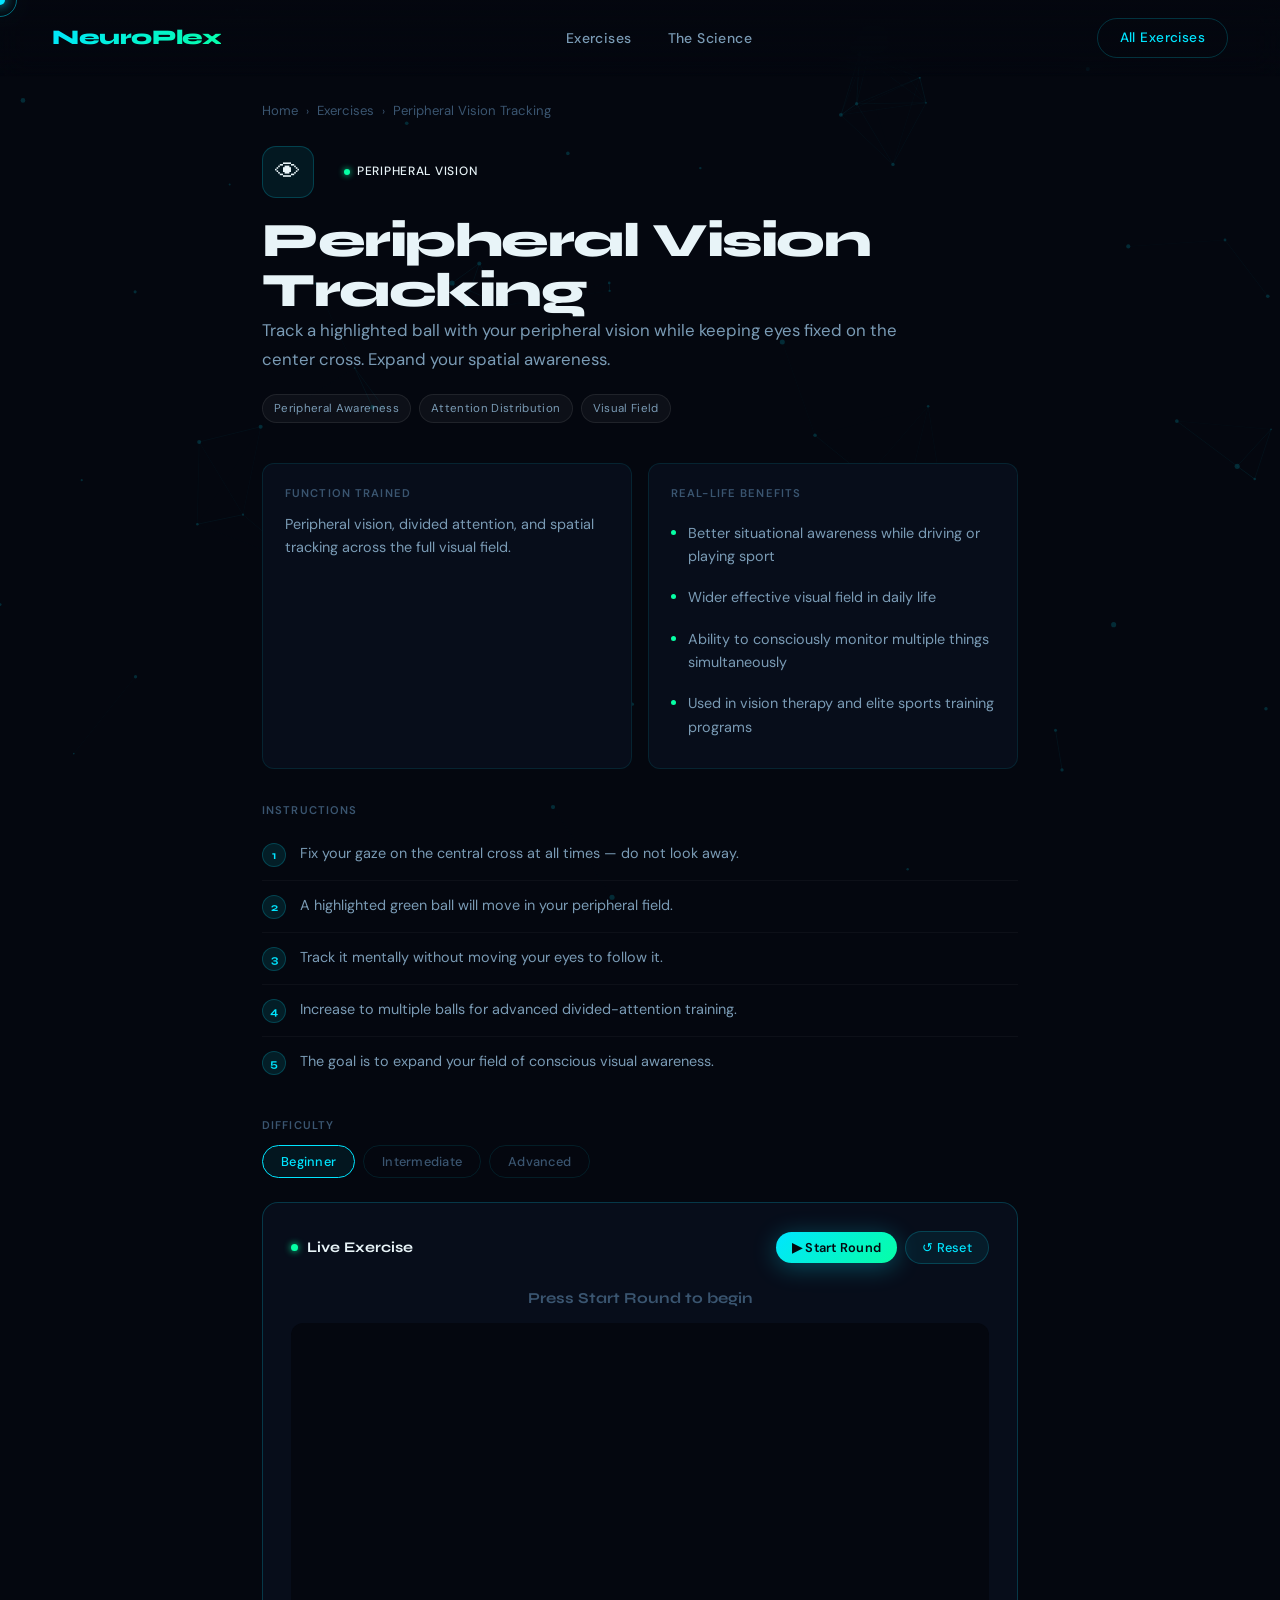
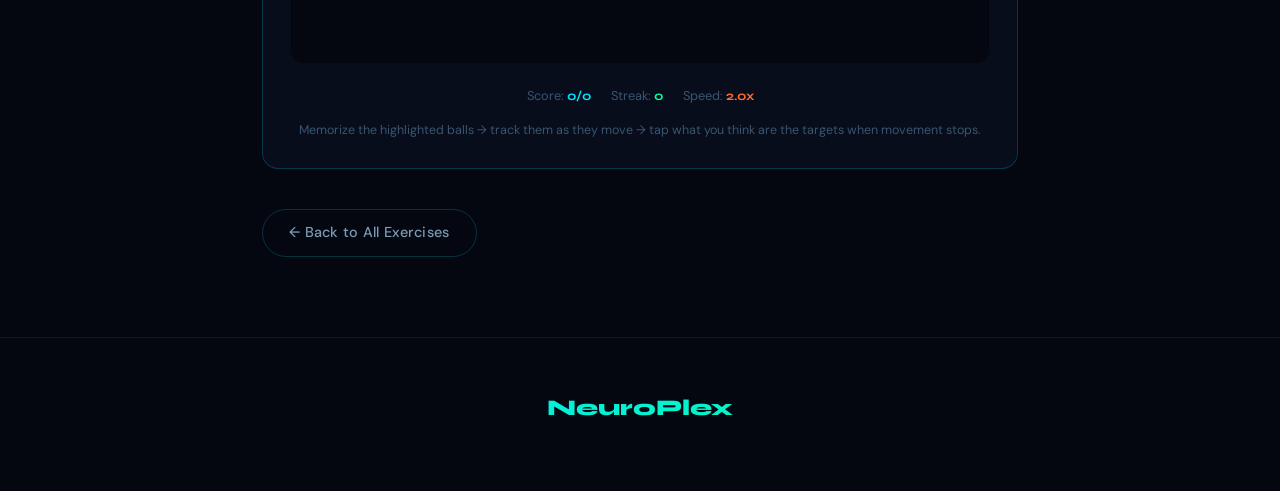
<file: activities/peripheral.html>
<!DOCTYPE html>
<html lang="en">
<head>
  <meta charset="UTF-8" />
  <meta name="viewport" content="width=device-width, initial-scale=1.0" />
  <title>Peripheral Vision Tracking | NeuroPlex</title>
  <meta name="description" content="Track a highlighted ball with your peripheral vision while keeping eyes fixed on the center cross. Expand your spatial awareness." />
  <link rel="canonical" href="https://neuroplex.app/activities/peripheral.html" />
  <meta property="og:title" content="Peripheral Vision Tracking — NeuroPlex" />
  <meta property="og:description" content="Track a highlighted ball with your peripheral vision while keeping eyes fixed on the center cross. Expand your spatial awareness." />
  <meta property="og:type" content="website" />
  <script type="application/ld+json">{"@context":"https://schema.org","@type":"LearningResource","name":"Peripheral Vision Tracking","description":"Track a highlighted ball with your peripheral vision while keeping eyes fixed on the center cross. Expand your spatial awareness.","url":"https://neuroplex.app/activities/peripheral.html","isPartOf":{"@type":"WebSite","name":"NeuroPlex","url":"https://neuroplex.app"}}</script>
  <link rel="stylesheet" href="../styles/main.css" />
  <link rel="stylesheet" href="../styles/exercises.css" />
  <!-- PWA -->
  <link rel="manifest" href="../manifest.json" />
  <meta name="theme-color" content="#04070f" />
  <meta name="apple-mobile-web-app-capable" content="yes" />
  <meta name="apple-mobile-web-app-status-bar-style" content="black-translucent" />
  <meta name="apple-mobile-web-app-title" content="NeuroPlex" />
  <link rel="apple-touch-icon" href="../assets/icons/icon-192.png" />
</head>
<body>
  <div id="cursor" aria-hidden="true"></div>
  <div id="cursor-ring" aria-hidden="true"></div>
  <canvas id="neural-bg" aria-hidden="true"></canvas>
  <div class="page">
    <nav class="site-nav" role="navigation" aria-label="Main navigation">
      <a href="../index.html" class="nav-logo">NeuroPlex</a>
      <ul class="nav-links" role="list">
        <li><a href="../index.html#activities">Exercises</a></li>
        <li><a href="../index.html#science">The Science</a></li>
      </ul>
      <a href="../index.html#activities" class="nav-cta">All Exercises</a>
    </nav>
    <main class="activity-page">
      <div class="activity-container">
        <nav class="breadcrumb" aria-label="Breadcrumb">
          <a href="../index.html">Home</a><span class="breadcrumb-sep">›</span>
          <a href="../index.html#activities">Exercises</a><span class="breadcrumb-sep">›</span>
          <span aria-current="page">Peripheral Vision Tracking</span>
        </nav>
        <header class="activity-header">
          <div class="activity-icon-row">
            <div class="activity-icon-box" id="act-icon"></div>
            <span class="badge badge-pulse" id="act-badge">Peripheral Vision</span>
          </div>
          <h1 class="activity-title">Peripheral Vision Tracking</h1>
          <p class="activity-desc">Track a highlighted ball with your peripheral vision while keeping eyes fixed on the center cross. Expand your spatial awareness.</p>
          <div class="chip-row" id="chip-row"></div>
        </header>
        <div class="info-grid">
          <div class="info-block">
            <p class="info-block-label">Function Trained</p>
            <p class="info-block-content">Peripheral vision, divided attention, and spatial tracking across the full visual field.</p>
          </div>
          <div class="info-block">
            <p class="info-block-label">Real-Life Benefits</p>
            <ul class="styled-ul" id="benefits-list"></ul>
          </div>
        </div>
        <section aria-labelledby="inst-title" style="margin-bottom:28px;">
          <h2 class="info-block-label" id="inst-title">Instructions</h2>
          <ol class="styled-ol" id="instructions-list"></ol>
        </section>
        <div style="margin-bottom:24px;" id="difficulty-section">
          <p class="info-block-label">Difficulty</p>
          <div class="difficulty-selector" role="group" aria-label="Select difficulty">
            <button class="diff-btn active" data-level="easy"   aria-pressed="true">Beginner</button>
            <button class="diff-btn"        data-level="medium" aria-pressed="false">Intermediate</button>
            <button class="diff-btn"        data-level="hard"   aria-pressed="false">Advanced</button>
          </div>
        </div>
        <section class="exercise-frame" aria-label="Exercise area" id="exercise-area">
          <div class="exercise-frame-header">
            <span class="exercise-frame-title">Live Exercise</span>
            <div class="ctrl-row" id="ctrl-row"></div>
          </div>
          <div id="exercise-body"></div>
        </section>
        <a href="../index.html#activities" class="btn btn-secondary" style="margin-top:8px;">← Back to All Exercises</a>
      </div>
    </main>
    <footer class="site-footer"><a href="../index.html" class="footer-logo">NeuroPlex</a></footer>
  </div>
  <script src="../js/core.js"></script>
  <script src="../data/activities.js"></script>
  <script src="../js/exercises/peripheral.js"></script>
  <!-- Service Worker registration -->
  <script>
    if ('serviceWorker' in navigator) {
      window.addEventListener('load', () => {
        navigator.serviceWorker.register('../sw.js')
          .catch(err => console.warn('SW registration failed:', err));
      });
    }
  </script>
</body>
</html>
</file>
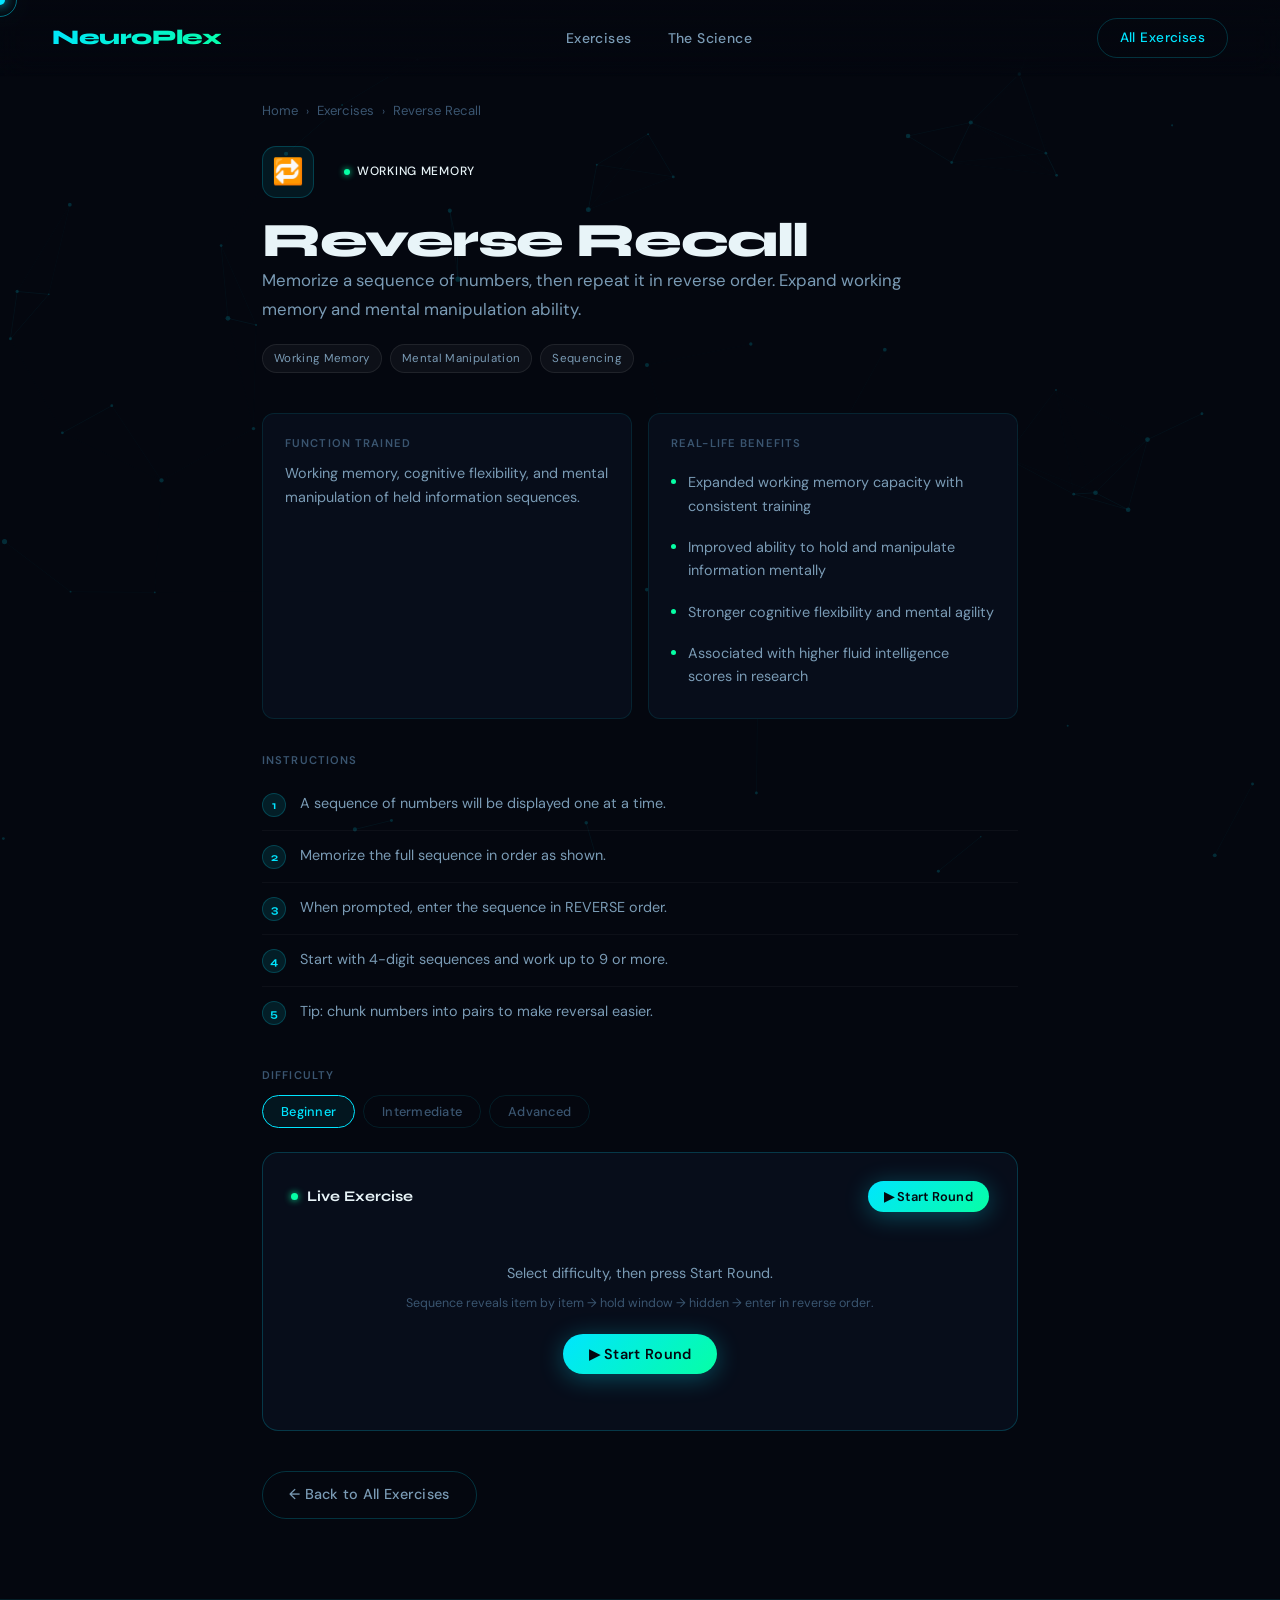
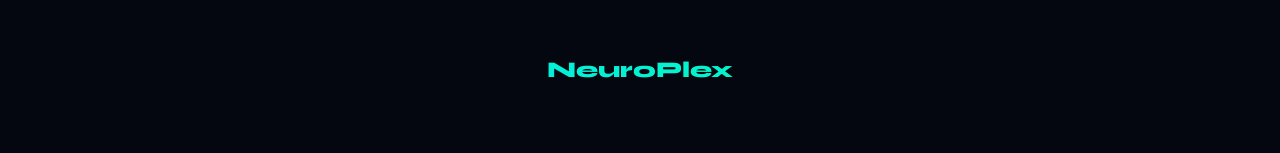
<file: activities/reverse-recall.html>
<!DOCTYPE html>
<html lang="en">
<head>
  <meta charset="UTF-8" />
  <meta name="viewport" content="width=device-width, initial-scale=1.0" />
  <title>Reverse Recall | NeuroPlex</title>
  <meta name="description" content="Memorize a sequence of numbers, then repeat it in reverse order. Expand working memory and mental manipulation ability." />
  <link rel="canonical" href="https://neuroplex.app/activities/reverse-recall.html" />
  <meta property="og:title" content="Reverse Recall — NeuroPlex" />
  <meta property="og:description" content="Memorize a sequence of numbers, then repeat it in reverse order. Expand working memory and mental manipulation ability." />
  <meta property="og:type" content="website" />
  <script type="application/ld+json">{"@context":"https://schema.org","@type":"LearningResource","name":"Reverse Recall","description":"Memorize a sequence of numbers, then repeat it in reverse order. Expand working memory and mental manipulation ability.","url":"https://neuroplex.app/activities/reverse-recall.html","isPartOf":{"@type":"WebSite","name":"NeuroPlex","url":"https://neuroplex.app"}}</script>
  <link rel="stylesheet" href="../styles/main.css" />
  <link rel="stylesheet" href="../styles/exercises.css" />
  <!-- PWA -->
  <link rel="manifest" href="../manifest.json" />
  <meta name="theme-color" content="#04070f" />
  <meta name="apple-mobile-web-app-capable" content="yes" />
  <meta name="apple-mobile-web-app-status-bar-style" content="black-translucent" />
  <meta name="apple-mobile-web-app-title" content="NeuroPlex" />
  <link rel="apple-touch-icon" href="../assets/icons/icon-192.png" />
</head>
<body>
  <div id="cursor" aria-hidden="true"></div>
  <div id="cursor-ring" aria-hidden="true"></div>
  <canvas id="neural-bg" aria-hidden="true"></canvas>
  <div class="page">
    <nav class="site-nav" role="navigation" aria-label="Main navigation">
      <a href="../index.html" class="nav-logo">NeuroPlex</a>
      <ul class="nav-links" role="list">
        <li><a href="../index.html#activities">Exercises</a></li>
        <li><a href="../index.html#science">The Science</a></li>
      </ul>
      <a href="../index.html#activities" class="nav-cta">All Exercises</a>
    </nav>
    <main class="activity-page">
      <div class="activity-container">
        <nav class="breadcrumb" aria-label="Breadcrumb">
          <a href="../index.html">Home</a><span class="breadcrumb-sep">›</span>
          <a href="../index.html#activities">Exercises</a><span class="breadcrumb-sep">›</span>
          <span aria-current="page">Reverse Recall</span>
        </nav>
        <header class="activity-header">
          <div class="activity-icon-row">
            <div class="activity-icon-box" id="act-icon"></div>
            <span class="badge badge-pulse" id="act-badge">Working Memory</span>
          </div>
          <h1 class="activity-title">Reverse Recall</h1>
          <p class="activity-desc">Memorize a sequence of numbers, then repeat it in reverse order. Expand working memory and mental manipulation ability.</p>
          <div class="chip-row" id="chip-row"></div>
        </header>
        <div class="info-grid">
          <div class="info-block">
            <p class="info-block-label">Function Trained</p>
            <p class="info-block-content">Working memory, cognitive flexibility, and mental manipulation of held information sequences.</p>
          </div>
          <div class="info-block">
            <p class="info-block-label">Real-Life Benefits</p>
            <ul class="styled-ul" id="benefits-list"></ul>
          </div>
        </div>
        <section aria-labelledby="inst-title" style="margin-bottom:28px;">
          <h2 class="info-block-label" id="inst-title">Instructions</h2>
          <ol class="styled-ol" id="instructions-list"></ol>
        </section>
        <div style="margin-bottom:24px;" id="difficulty-section">
          <p class="info-block-label">Difficulty</p>
          <div class="difficulty-selector" role="group" aria-label="Select difficulty">
            <button class="diff-btn active" data-level="easy"   aria-pressed="true">Beginner</button>
            <button class="diff-btn"        data-level="medium" aria-pressed="false">Intermediate</button>
            <button class="diff-btn"        data-level="hard"   aria-pressed="false">Advanced</button>
          </div>
        </div>
        <section class="exercise-frame" aria-label="Exercise area" id="exercise-area">
          <div class="exercise-frame-header">
            <span class="exercise-frame-title">Live Exercise</span>
            <div class="ctrl-row" id="ctrl-row"></div>
          </div>
          <div id="exercise-body"></div>
        </section>
        <a href="../index.html#activities" class="btn btn-secondary" style="margin-top:8px;">← Back to All Exercises</a>
      </div>
    </main>
    <footer class="site-footer"><a href="../index.html" class="footer-logo">NeuroPlex</a></footer>
  </div>
  <script src="../js/core.js"></script>
  <script src="../data/activities.js"></script>
  <script src="../js/exercises/reverse-recall.js"></script>
  <!-- Service Worker registration -->
  <script>
    if ('serviceWorker' in navigator) {
      window.addEventListener('load', () => {
        navigator.serviceWorker.register('../sw.js')
          .catch(err => console.warn('SW registration failed:', err));
      });
    }
  </script>
</body>
</html>
</file>
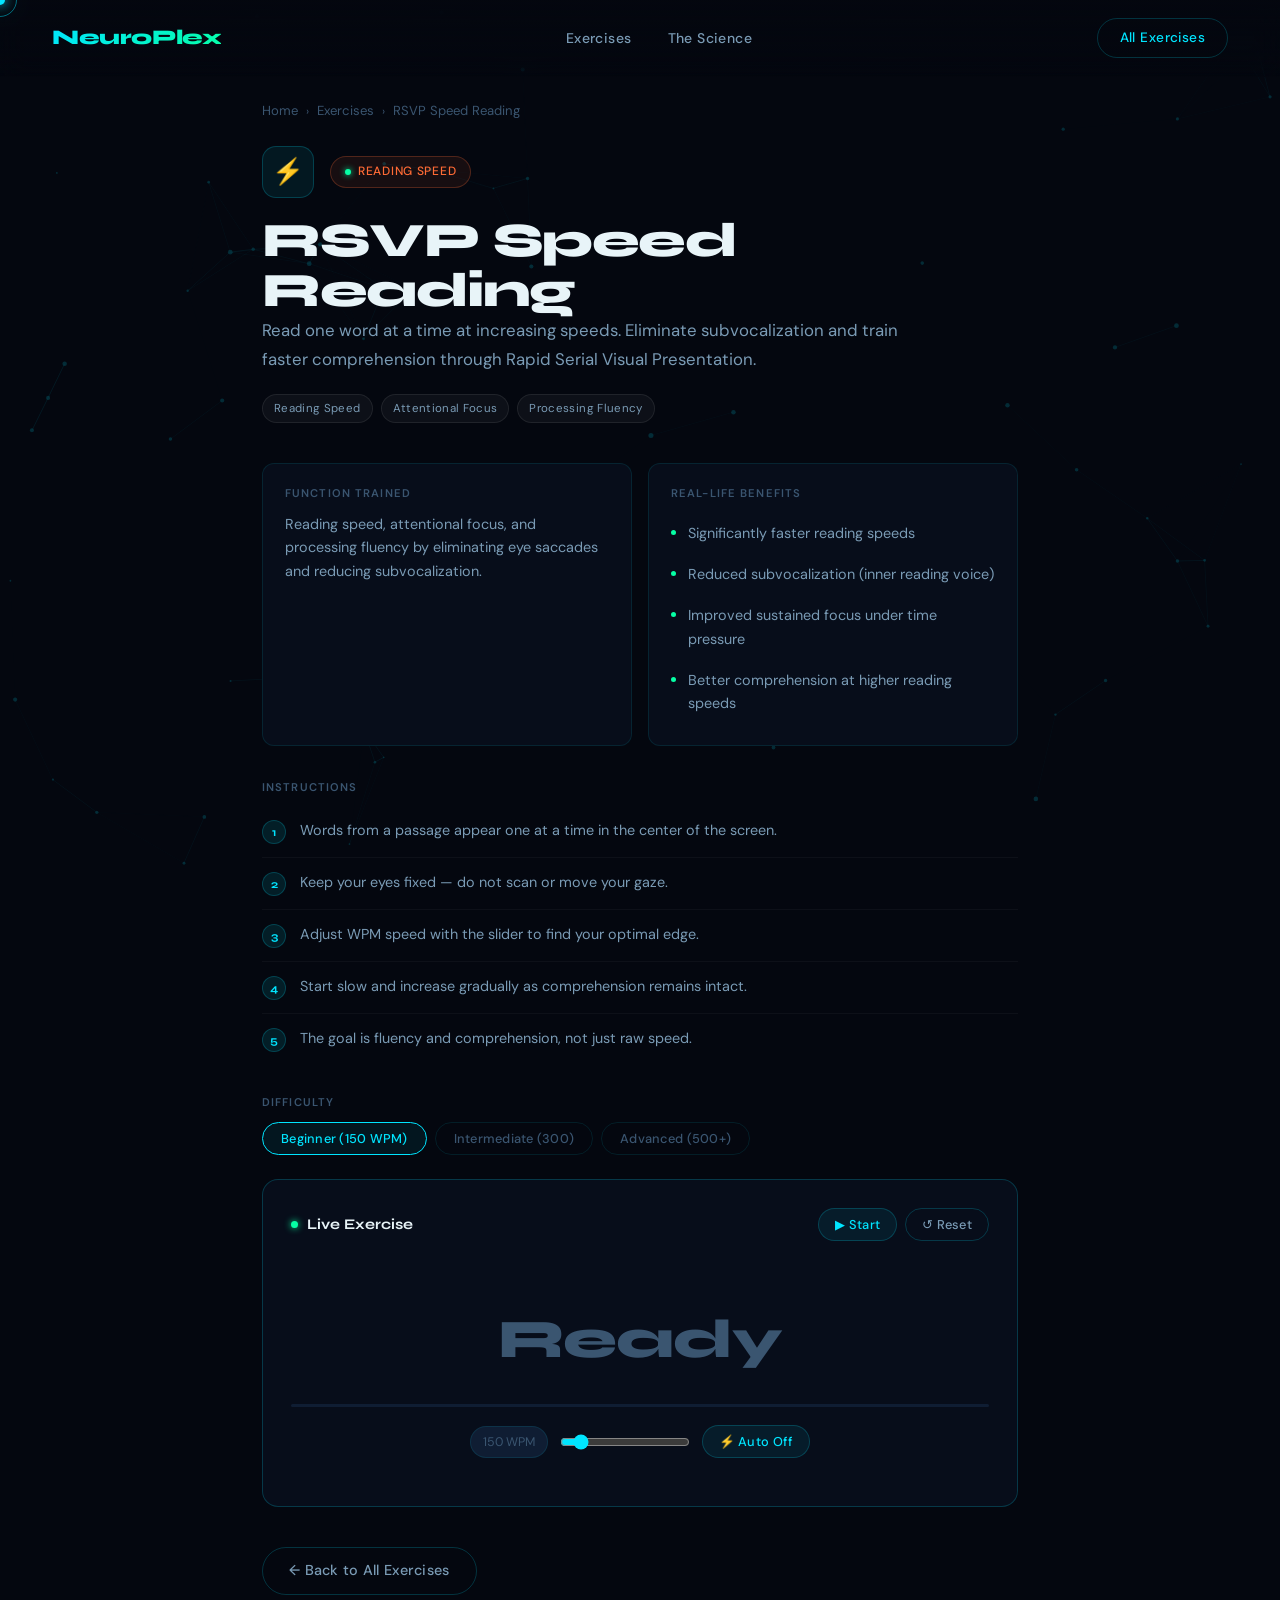
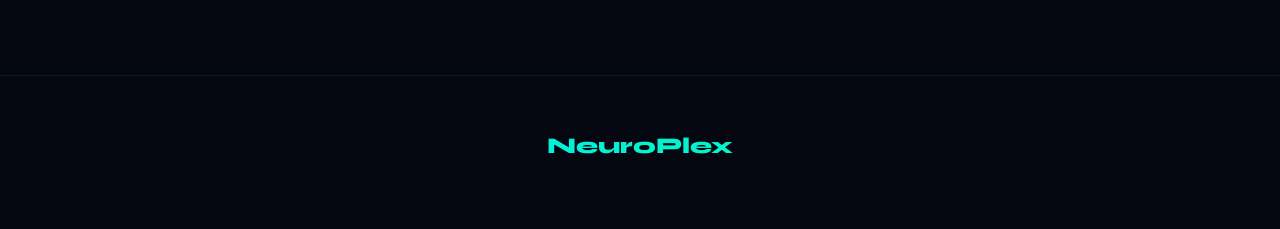
<file: activities/rsvp.html>
<!DOCTYPE html>
<html lang="en">
<head>
  <meta charset="UTF-8" />
  <meta name="viewport" content="width=device-width, initial-scale=1.0" />
  <title>RSVP Speed Reading — Processing Speed Training | NeuroPlex</title>
  <meta name="description" content="Eliminate subvocalization and train faster reading comprehension with Rapid Serial Visual Presentation. One word at a time, up to 700 WPM." />
  <meta name="keywords" content="RSVP speed reading, rapid serial visual presentation, subvocalization, reading speed, brain training" />
  <link rel="canonical" href="https://neuroplex.app/activities/rsvp.html" />
  <meta property="og:title" content="RSVP Speed Reading — NeuroPlex" />
  <meta property="og:description" content="Eliminate subvocalization and train faster reading comprehension." />
  <meta property="og:type" content="website" />
  <link rel="stylesheet" href="../styles/main.css" />
  <link rel="stylesheet" href="../styles/exercises.css" />
  <!-- PWA -->
  <link rel="manifest" href="../manifest.json" />
  <meta name="theme-color" content="#04070f" />
  <meta name="apple-mobile-web-app-capable" content="yes" />
  <meta name="apple-mobile-web-app-status-bar-style" content="black-translucent" />
  <meta name="apple-mobile-web-app-title" content="NeuroPlex" />
  <link rel="apple-touch-icon" href="../assets/icons/icon-192.png" />
</head>
<body>
  <div id="cursor" aria-hidden="true"></div>
  <div id="cursor-ring" aria-hidden="true"></div>
  <canvas id="neural-bg" aria-hidden="true"></canvas>
  <div class="page">
    <nav class="site-nav" role="navigation" aria-label="Main navigation">
      <a href="../index.html" class="nav-logo">NeuroPlex</a>
      <ul class="nav-links" role="list">
        <li><a href="../index.html#activities">Exercises</a></li>
        <li><a href="../index.html#science">The Science</a></li>
      </ul>
      <a href="../index.html#activities" class="nav-cta">All Exercises</a>
    </nav>
    <main class="activity-page">
      <div class="activity-container">
        <nav class="breadcrumb" aria-label="Breadcrumb">
          <a href="../index.html">Home</a><span class="breadcrumb-sep">›</span>
          <a href="../index.html#activities">Exercises</a><span class="breadcrumb-sep">›</span>
          <span aria-current="page">RSVP Speed Reading</span>
        </nav>
        <header class="activity-header">
          <div class="activity-icon-row">
            <div class="activity-icon-box">⚡</div>
            <span class="badge badge-cyan badge-pulse" style="--cyan:#ff6b35;border-color:rgba(255,107,53,0.25);background:rgba(255,107,53,0.08);">Reading Speed</span>
          </div>
          <h1 class="activity-title">RSVP Speed Reading</h1>
          <p class="activity-desc">Read one word at a time at increasing speeds. Eliminate subvocalization and train faster comprehension through Rapid Serial Visual Presentation.</p>
          <div class="chip-row">
            <span class="chip">Reading Speed</span><span class="chip">Attentional Focus</span><span class="chip">Processing Fluency</span>
          </div>
        </header>
        <div class="info-grid">
          <div class="info-block">
            <p class="info-block-label">Function Trained</p>
            <p class="info-block-content">Reading speed, attentional focus, and processing fluency by eliminating eye saccades and reducing subvocalization.</p>
          </div>
          <div class="info-block">
            <p class="info-block-label">Real-Life Benefits</p>
            <ul class="styled-ul">
              <li>Significantly faster reading speeds</li>
              <li>Reduced subvocalization (inner reading voice)</li>
              <li>Improved sustained focus under time pressure</li>
              <li>Better comprehension at higher reading speeds</li>
            </ul>
          </div>
        </div>
        <section aria-labelledby="inst" style="margin-bottom:28px;">
          <h2 class="info-block-label" id="inst">Instructions</h2>
          <ol class="styled-ol">
            <li>Words from a passage appear one at a time in the center of the screen.</li>
            <li>Keep your eyes fixed — do not scan or move your gaze.</li>
            <li>Adjust WPM speed with the slider to find your optimal edge.</li>
            <li>Start slow and increase gradually as comprehension remains intact.</li>
            <li>The goal is fluency and comprehension, not just raw speed.</li>
          </ol>
        </section>
        <div style="margin-bottom:24px;">
          <p class="info-block-label">Difficulty</p>
          <div class="difficulty-selector">
            <button class="diff-btn active" data-level="easy" aria-pressed="true">Beginner (150 WPM)</button>
            <button class="diff-btn" data-level="medium" aria-pressed="false">Intermediate (300)</button>
            <button class="diff-btn" data-level="hard" aria-pressed="false">Advanced (500+)</button>
          </div>
        </div>
        <section class="exercise-frame" aria-label="RSVP exercise">
          <div class="exercise-frame-header">
            <span class="exercise-frame-title">Live Exercise</span>
            <div class="ctrl-row">
              <button class="btn btn-ghost btn-sm" id="play-btn">▶ Start</button>
              <button class="btn btn-secondary btn-sm" id="reset-btn">↺ Reset</button>
            </div>
          </div>
          <div class="rsvp-stage">
            <div class="rsvp-word-display" id="rsvp-word" aria-live="assertive" aria-atomic="true">Ready</div>
            <div class="rsvp-progress-bar"><div class="rsvp-fill" id="rsvp-fill" style="width:0%"></div></div>
            <div class="rsvp-controls">
              <span class="rsvp-wpm-badge" id="wpm-badge">150 WPM</span>
              <input type="range" class="wpm-range" id="wpm-slider" min="80" max="700" step="10" value="150" aria-label="Words per minute" />
              <button class="btn btn-ghost btn-sm" id="auto-increase-btn">⚡ Auto Off</button>
            </div>
          </div>
        </section>
        <a href="../index.html#activities" class="btn btn-secondary" style="margin-top:8px;">← Back to All Exercises</a>
      </div>
    </main>
    <footer class="site-footer"><a href="../index.html" class="footer-logo">NeuroPlex</a></footer>
  </div>
  <script src="../js/core.js"></script>
  <script src="../js/exercises/rsvp.js"></script>
  <!-- Service Worker registration -->
  <script>
    if ('serviceWorker' in navigator) {
      window.addEventListener('load', () => {
        navigator.serviceWorker.register('../sw.js')
          .catch(err => console.warn('SW registration failed:', err));
      });
    }
  </script>
</body>
</html>
</file>
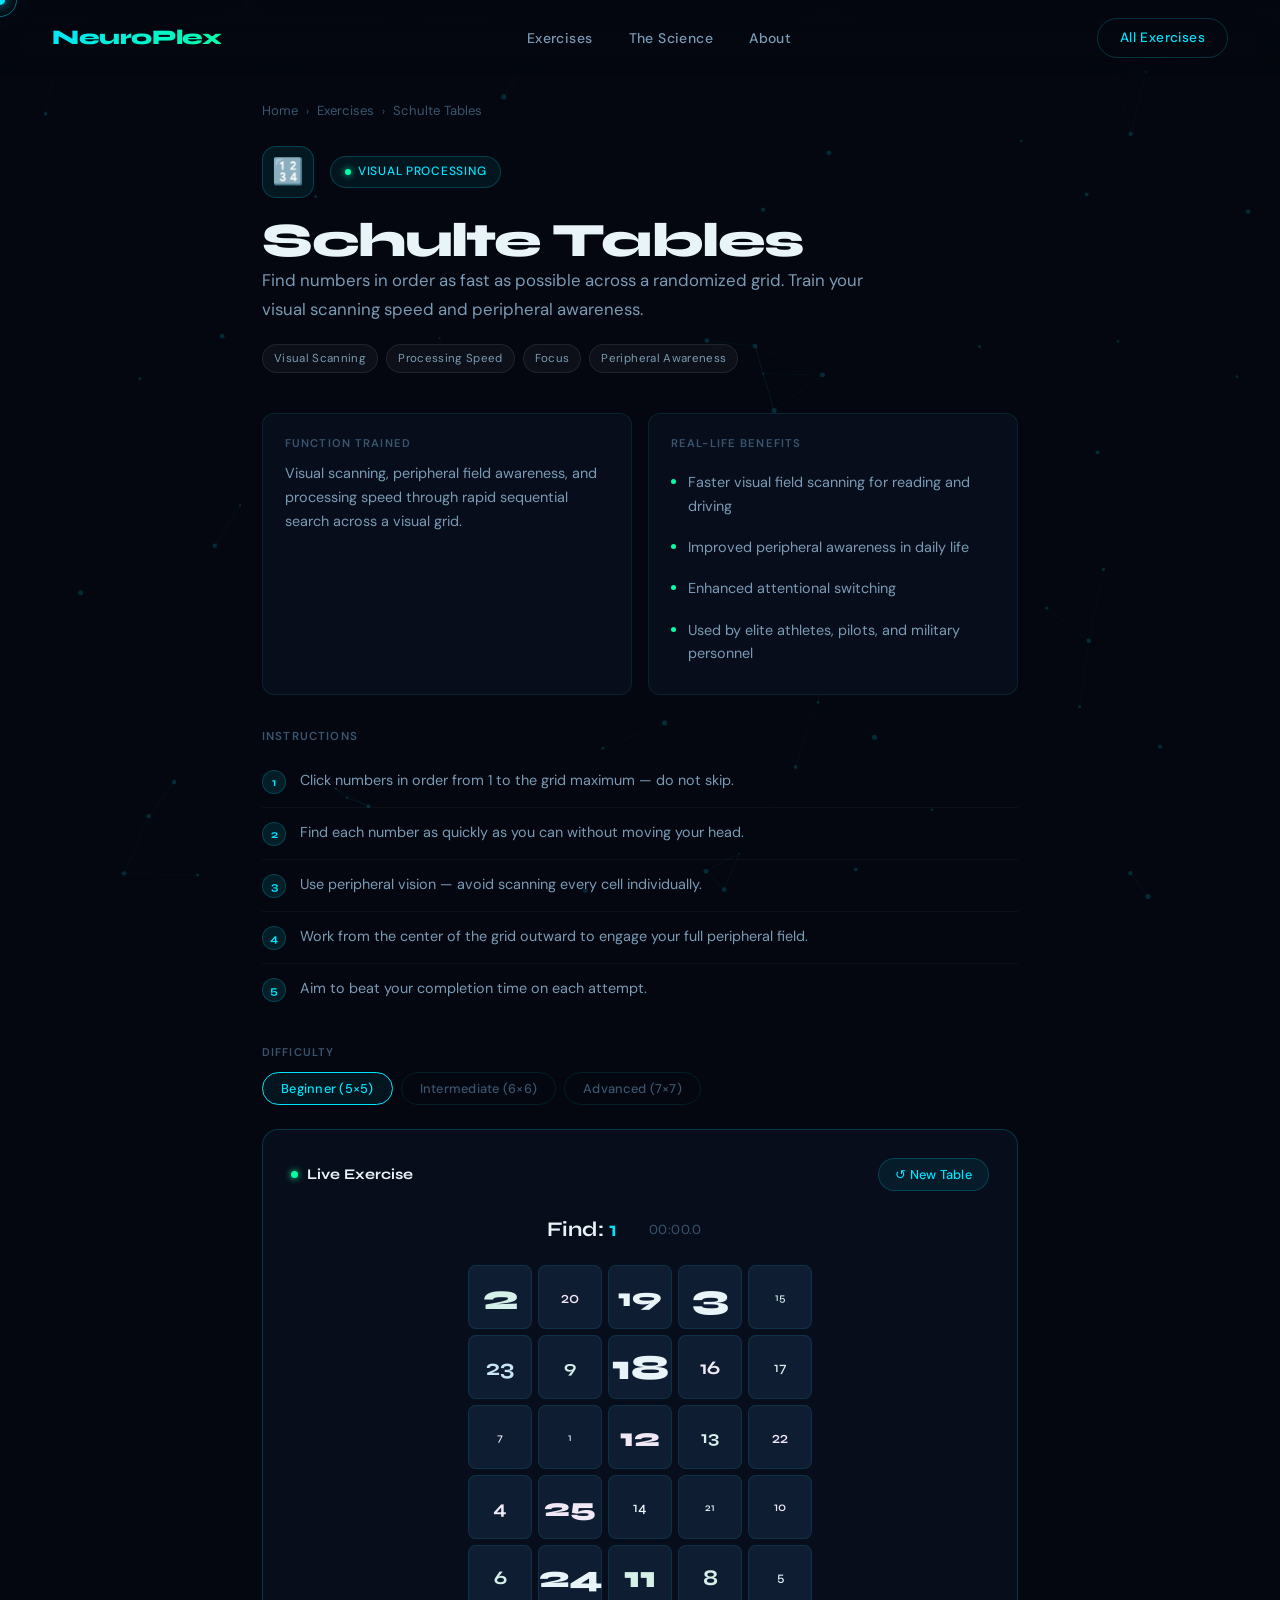
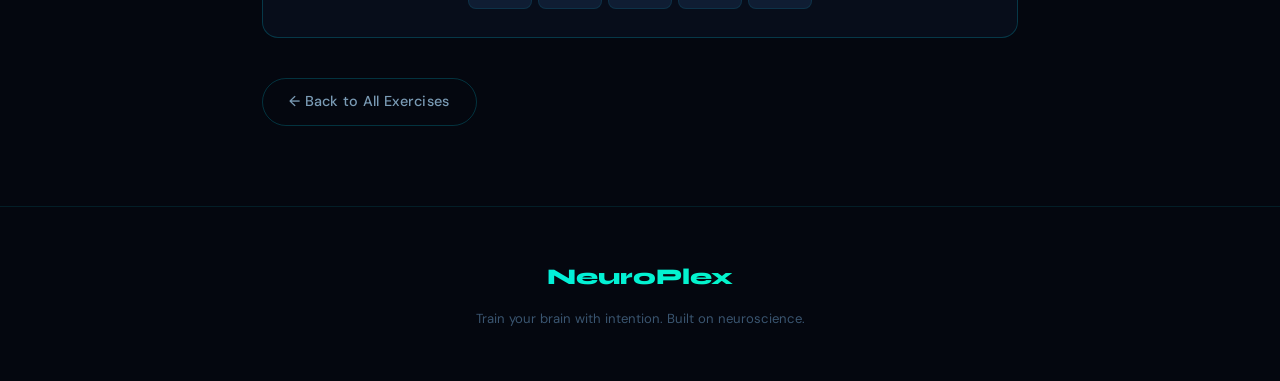
<file: activities/schulte.html>
<!DOCTYPE html>
<html lang="en">
<head>
  <meta charset="UTF-8" />
  <meta name="viewport" content="width=device-width, initial-scale=1.0" />

  <title>Schulte Tables — Visual Scanning Training | NeuroPlex</title>
  <meta name="description" content="Train visual scanning speed and peripheral awareness with Schulte Tables. Find numbers in order as fast as possible. Free neuroplasticity exercise." />
  <meta name="keywords" content="Schulte table, visual scanning, peripheral vision training, processing speed, brain training" />
  <link rel="canonical" href="https://neuroplex.app/activities/schulte.html" />

  <meta property="og:title"       content="Schulte Tables — NeuroPlex" />
  <meta property="og:description" content="Train visual scanning speed and peripheral awareness with randomized Schulte Tables." />
  <meta property="og:url"         content="https://neuroplex.app/activities/schulte.html" />
  <meta property="og:type"        content="website" />

  <script type="application/ld+json">
  {
    "@context": "https://schema.org",
    "@type": "LearningResource",
    "name": "Schulte Tables — Visual Scanning Exercise",
    "description": "A neuroplasticity exercise that trains visual scanning speed, peripheral awareness, and processing speed.",
    "url": "https://neuroplex.app/activities/schulte.html",
    "educationalUse": "Brain training",
    "isPartOf": { "@type": "WebSite", "name": "NeuroPlex", "url": "https://neuroplex.app" }
  }
  </script>

  <link rel="stylesheet" href="../styles/main.css" />
  <link rel="stylesheet" href="../styles/exercises.css" />
  <!-- PWA -->
  <link rel="manifest" href="../manifest.json" />
  <meta name="theme-color" content="#04070f" />
  <meta name="apple-mobile-web-app-capable" content="yes" />
  <meta name="apple-mobile-web-app-status-bar-style" content="black-translucent" />
  <meta name="apple-mobile-web-app-title" content="NeuroPlex" />
  <link rel="apple-touch-icon" href="../assets/icons/icon-192.png" />
</head>
<body>

  <div id="cursor" aria-hidden="true"></div>
  <div id="cursor-ring" aria-hidden="true"></div>
  <canvas id="neural-bg" aria-hidden="true"></canvas>

  <div class="page">

    <nav class="site-nav" role="navigation" aria-label="Main navigation">
      <a href="../index.html" class="nav-logo">NeuroPlex</a>
      <ul class="nav-links" role="list">
        <li><a href="../index.html#activities">Exercises</a></li>
        <li><a href="../index.html#science">The Science</a></li>
        <li><a href="../index.html#about">About</a></li>
      </ul>
      <a href="../index.html#activities" class="nav-cta">All Exercises</a>
    </nav>

    <main class="activity-page" id="main-content">
      <div class="activity-container">

        <!-- Breadcrumb -->
        <nav class="breadcrumb" aria-label="Breadcrumb">
          <a href="../index.html">Home</a>
          <span class="breadcrumb-sep" aria-hidden="true">›</span>
          <a href="../index.html#activities">Exercises</a>
          <span class="breadcrumb-sep" aria-hidden="true">›</span>
          <span aria-current="page">Schulte Tables</span>
        </nav>

        <!-- Header -->
        <header class="activity-header">
          <div class="activity-icon-row">
            <div class="activity-icon-box" aria-hidden="true">🔢</div>
            <span class="badge badge-cyan badge-pulse">Visual Processing</span>
          </div>
          <h1 class="activity-title">Schulte Tables</h1>
          <p class="activity-desc">Find numbers in order as fast as possible across a randomized grid. Train your visual scanning speed and peripheral awareness.</p>
          <div class="chip-row" role="list" aria-label="Skills trained">
            <span class="chip" role="listitem">Visual Scanning</span>
            <span class="chip" role="listitem">Processing Speed</span>
            <span class="chip" role="listitem">Focus</span>
            <span class="chip" role="listitem">Peripheral Awareness</span>
          </div>
        </header>

        <!-- Info Grid -->
        <div class="info-grid">
          <div class="info-block">
            <p class="info-block-label">Function Trained</p>
            <p class="info-block-content">Visual scanning, peripheral field awareness, and processing speed through rapid sequential search across a visual grid.</p>
          </div>
          <div class="info-block">
            <p class="info-block-label">Real-Life Benefits</p>
            <ul class="styled-ul">
              <li>Faster visual field scanning for reading and driving</li>
              <li>Improved peripheral awareness in daily life</li>
              <li>Enhanced attentional switching</li>
              <li>Used by elite athletes, pilots, and military personnel</li>
            </ul>
          </div>
        </div>

        <!-- Instructions -->
        <section aria-labelledby="instructions-title" style="margin-bottom:28px;">
          <h2 class="info-block-label" id="instructions-title" style="font-size:0.72rem;">Instructions</h2>
          <ol class="styled-ol">
            <li>Click numbers in order from 1 to the grid maximum — do not skip.</li>
            <li>Find each number as quickly as you can without moving your head.</li>
            <li>Use peripheral vision — avoid scanning every cell individually.</li>
            <li>Work from the center of the grid outward to engage your full peripheral field.</li>
            <li>Aim to beat your completion time on each attempt.</li>
          </ol>
        </section>

        <!-- Difficulty -->
        <div style="margin-bottom:24px;">
          <p class="info-block-label">Difficulty</p>
          <div class="difficulty-selector" role="group" aria-label="Select difficulty">
            <button class="diff-btn active" data-size="5" aria-pressed="true">Beginner (5×5)</button>
            <button class="diff-btn"        data-size="6" aria-pressed="false">Intermediate (6×6)</button>
            <button class="diff-btn"        data-size="7" aria-pressed="false">Advanced (7×7)</button>
          </div>
        </div>

        <!-- Exercise -->
        <section class="exercise-frame" aria-label="Schulte Table exercise">
          <div class="exercise-frame-header">
            <span class="exercise-frame-title">Live Exercise</span>
            <div class="ctrl-row">
              <button class="btn btn-ghost btn-sm" id="new-btn">↺ New Table</button>
            </div>
          </div>

          <div class="schulte-outer">
            <div class="schulte-hud" aria-live="polite" aria-atomic="true">
              <p class="schulte-find" id="find-label">Find: <span id="find-num">1</span></p>
              <p class="schulte-timer" id="timer-display" aria-label="Elapsed time">00:00.0</p>
            </div>
            <div class="schulte-grid" id="schulte-grid" role="grid" aria-label="Schulte number grid"></div>
          </div>
        </section>

        <!-- Back link -->
        <a href="../index.html#activities" class="btn btn-secondary" style="margin-top:8px;">← Back to All Exercises</a>

      </div>
    </main>

    <footer class="site-footer" role="contentinfo">
      <a href="../index.html" class="footer-logo">NeuroPlex</a>
      <p>Train your brain with intention. Built on neuroscience.</p>
    </footer>
  </div>

  <script src="../js/core.js"></script>
  <script src="../js/exercises/schulte.js"></script>
  <!-- Service Worker registration -->
  <script>
    if ('serviceWorker' in navigator) {
      window.addEventListener('load', () => {
        navigator.serviceWorker.register('../sw.js')
          .catch(err => console.warn('SW registration failed:', err));
      });
    }
  </script>
</body>
</html>
</file>
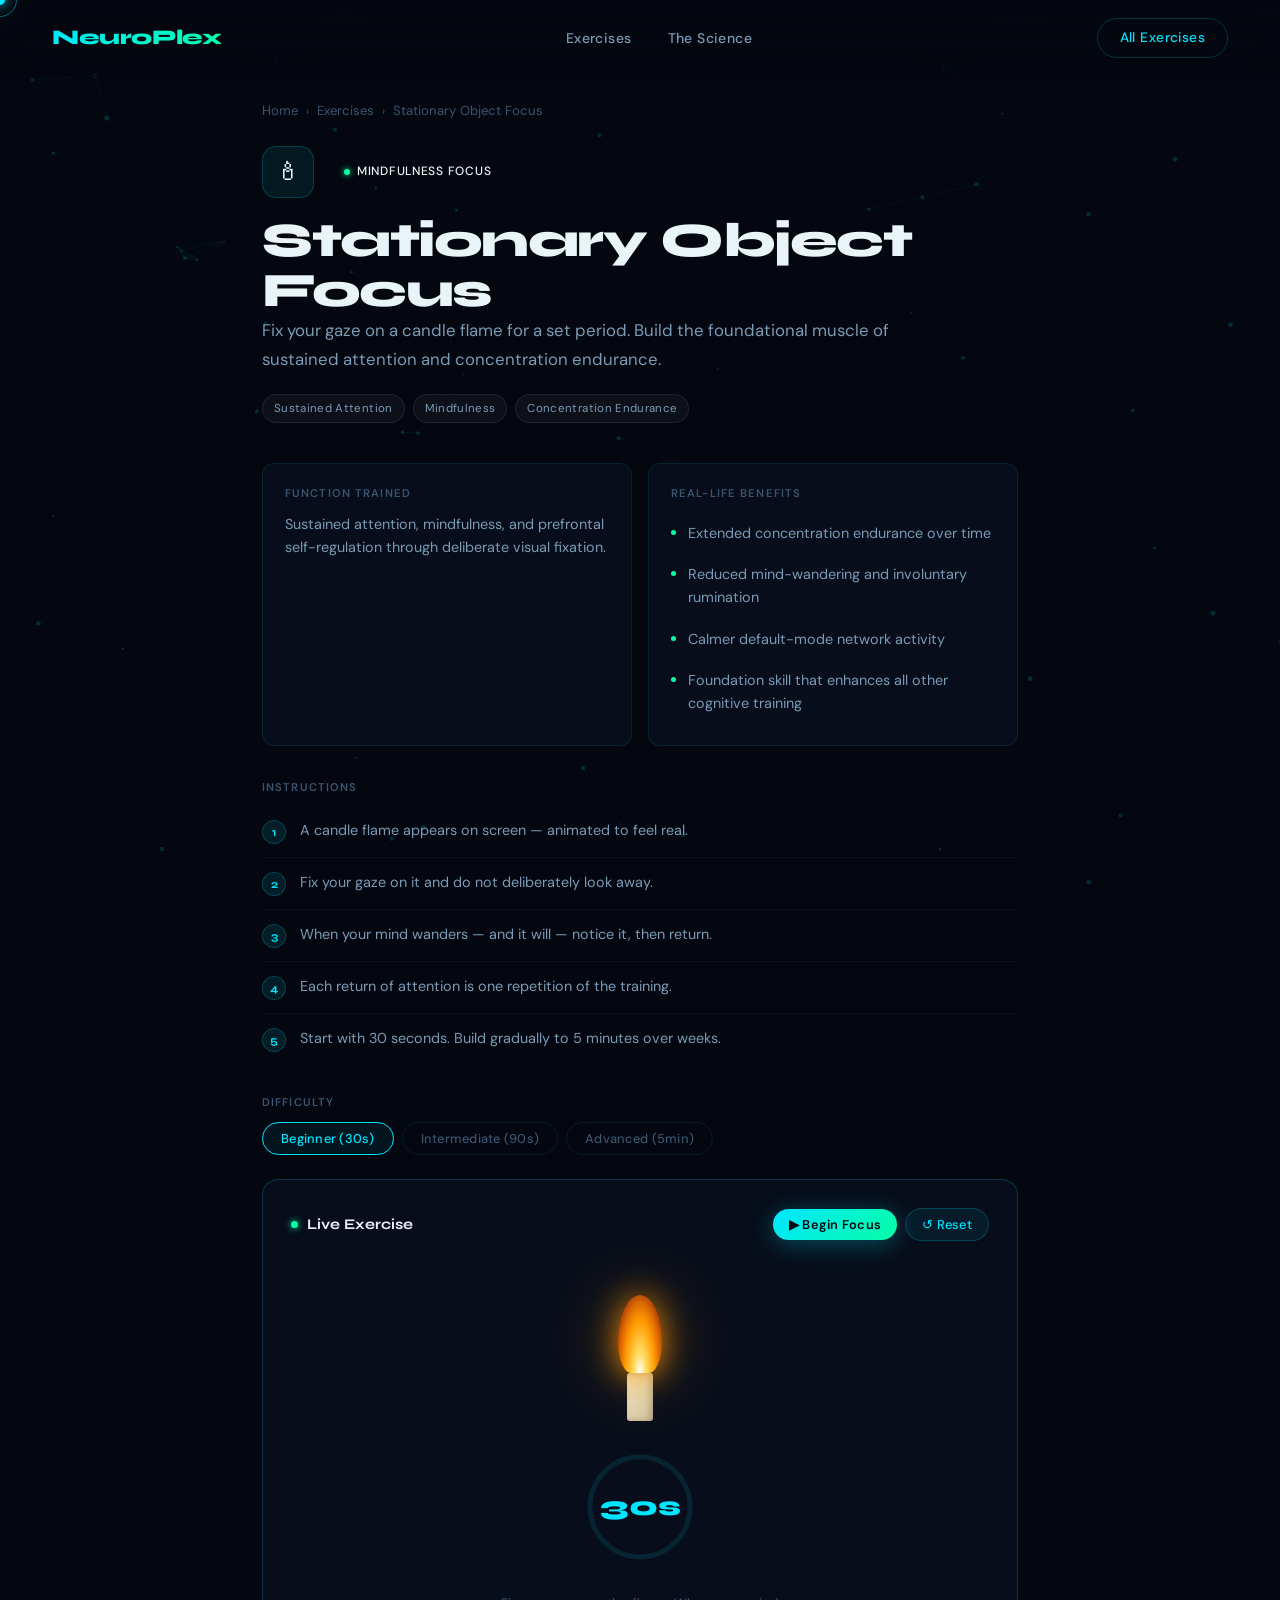
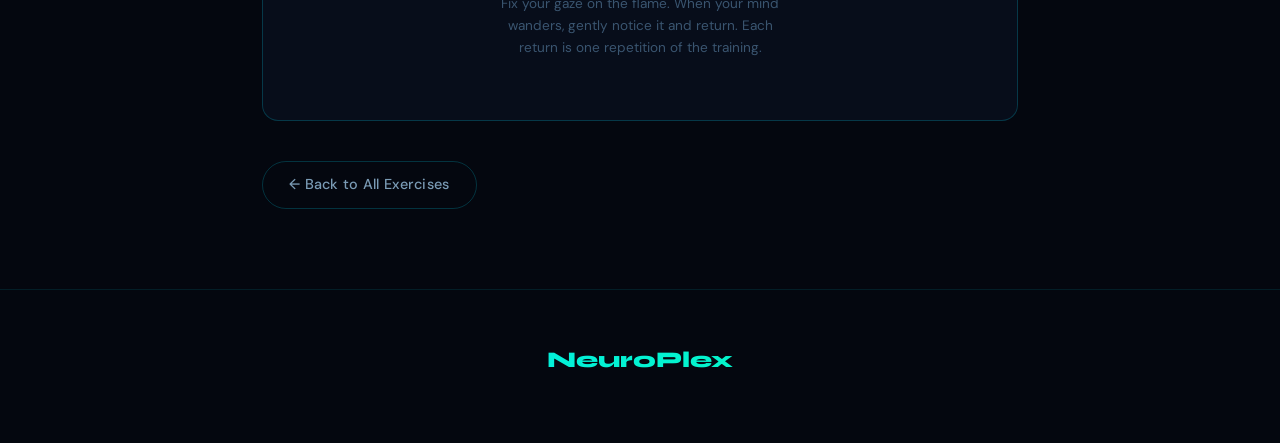
<file: activities/stationary-focus.html>
<!DOCTYPE html>
<html lang="en">
<head>
  <meta charset="UTF-8" />
  <meta name="viewport" content="width=device-width, initial-scale=1.0" />
  <title>Stationary Object Focus | NeuroPlex</title>
  <meta name="description" content="Fix your gaze on a candle flame for a set period. Build the foundational muscle of sustained attention and concentration endurance." />
  <link rel="canonical" href="https://neuroplex.app/activities/stationary-focus.html" />
  <meta property="og:title" content="Stationary Object Focus — NeuroPlex" />
  <meta property="og:description" content="Fix your gaze on a candle flame for a set period. Build the foundational muscle of sustained attention and concentration endurance." />
  <meta property="og:type" content="website" />
  <script type="application/ld+json">{"@context":"https://schema.org","@type":"LearningResource","name":"Stationary Object Focus","description":"Fix your gaze on a candle flame for a set period. Build the foundational muscle of sustained attention and concentration endurance.","url":"https://neuroplex.app/activities/stationary-focus.html","isPartOf":{"@type":"WebSite","name":"NeuroPlex","url":"https://neuroplex.app"}}</script>
  <link rel="stylesheet" href="../styles/main.css" />
  <link rel="stylesheet" href="../styles/exercises.css" />
  <!-- PWA -->
  <link rel="manifest" href="../manifest.json" />
  <meta name="theme-color" content="#04070f" />
  <meta name="apple-mobile-web-app-capable" content="yes" />
  <meta name="apple-mobile-web-app-status-bar-style" content="black-translucent" />
  <meta name="apple-mobile-web-app-title" content="NeuroPlex" />
  <link rel="apple-touch-icon" href="../assets/icons/icon-192.png" />
</head>
<body>
  <div id="cursor" aria-hidden="true"></div>
  <div id="cursor-ring" aria-hidden="true"></div>
  <canvas id="neural-bg" aria-hidden="true"></canvas>
  <div class="page">
    <nav class="site-nav" role="navigation" aria-label="Main navigation">
      <a href="../index.html" class="nav-logo">NeuroPlex</a>
      <ul class="nav-links" role="list">
        <li><a href="../index.html#activities">Exercises</a></li>
        <li><a href="../index.html#science">The Science</a></li>
      </ul>
      <a href="../index.html#activities" class="nav-cta">All Exercises</a>
    </nav>
    <main class="activity-page">
      <div class="activity-container">
        <nav class="breadcrumb" aria-label="Breadcrumb">
          <a href="../index.html">Home</a><span class="breadcrumb-sep">›</span>
          <a href="../index.html#activities">Exercises</a><span class="breadcrumb-sep">›</span>
          <span aria-current="page">Stationary Object Focus</span>
        </nav>
        <header class="activity-header">
          <div class="activity-icon-row">
            <div class="activity-icon-box" id="act-icon"></div>
            <span class="badge badge-pulse" id="act-badge">Mindfulness Focus</span>
          </div>
          <h1 class="activity-title">Stationary Object Focus</h1>
          <p class="activity-desc">Fix your gaze on a candle flame for a set period. Build the foundational muscle of sustained attention and concentration endurance.</p>
          <div class="chip-row" id="chip-row"></div>
        </header>
        <div class="info-grid">
          <div class="info-block">
            <p class="info-block-label">Function Trained</p>
            <p class="info-block-content">Sustained attention, mindfulness, and prefrontal self-regulation through deliberate visual fixation.</p>
          </div>
          <div class="info-block">
            <p class="info-block-label">Real-Life Benefits</p>
            <ul class="styled-ul" id="benefits-list"></ul>
          </div>
        </div>
        <section aria-labelledby="inst-title" style="margin-bottom:28px;">
          <h2 class="info-block-label" id="inst-title">Instructions</h2>
          <ol class="styled-ol" id="instructions-list"></ol>
        </section>
        <div style="margin-bottom:24px;" id="difficulty-section">
          <p class="info-block-label">Difficulty</p>
          <div class="difficulty-selector" role="group" aria-label="Select difficulty">
            <button class="diff-btn active" data-level="easy"   aria-pressed="true">Beginner</button>
            <button class="diff-btn"        data-level="medium" aria-pressed="false">Intermediate</button>
            <button class="diff-btn"        data-level="hard"   aria-pressed="false">Advanced</button>
          </div>
        </div>
        <section class="exercise-frame" aria-label="Exercise area" id="exercise-area">
          <div class="exercise-frame-header">
            <span class="exercise-frame-title">Live Exercise</span>
            <div class="ctrl-row" id="ctrl-row"></div>
          </div>
          <div id="exercise-body"></div>
        </section>
        <a href="../index.html#activities" class="btn btn-secondary" style="margin-top:8px;">← Back to All Exercises</a>
      </div>
    </main>
    <footer class="site-footer"><a href="../index.html" class="footer-logo">NeuroPlex</a></footer>
  </div>
  <script src="../js/core.js"></script>
  <script src="../data/activities.js"></script>
  <script src="../js/exercises/stationary-focus.js"></script>
  <!-- Service Worker registration -->
  <script>
    if ('serviceWorker' in navigator) {
      window.addEventListener('load', () => {
        navigator.serviceWorker.register('../sw.js')
          .catch(err => console.warn('SW registration failed:', err));
      });
    }
  </script>
</body>
</html>
</file>
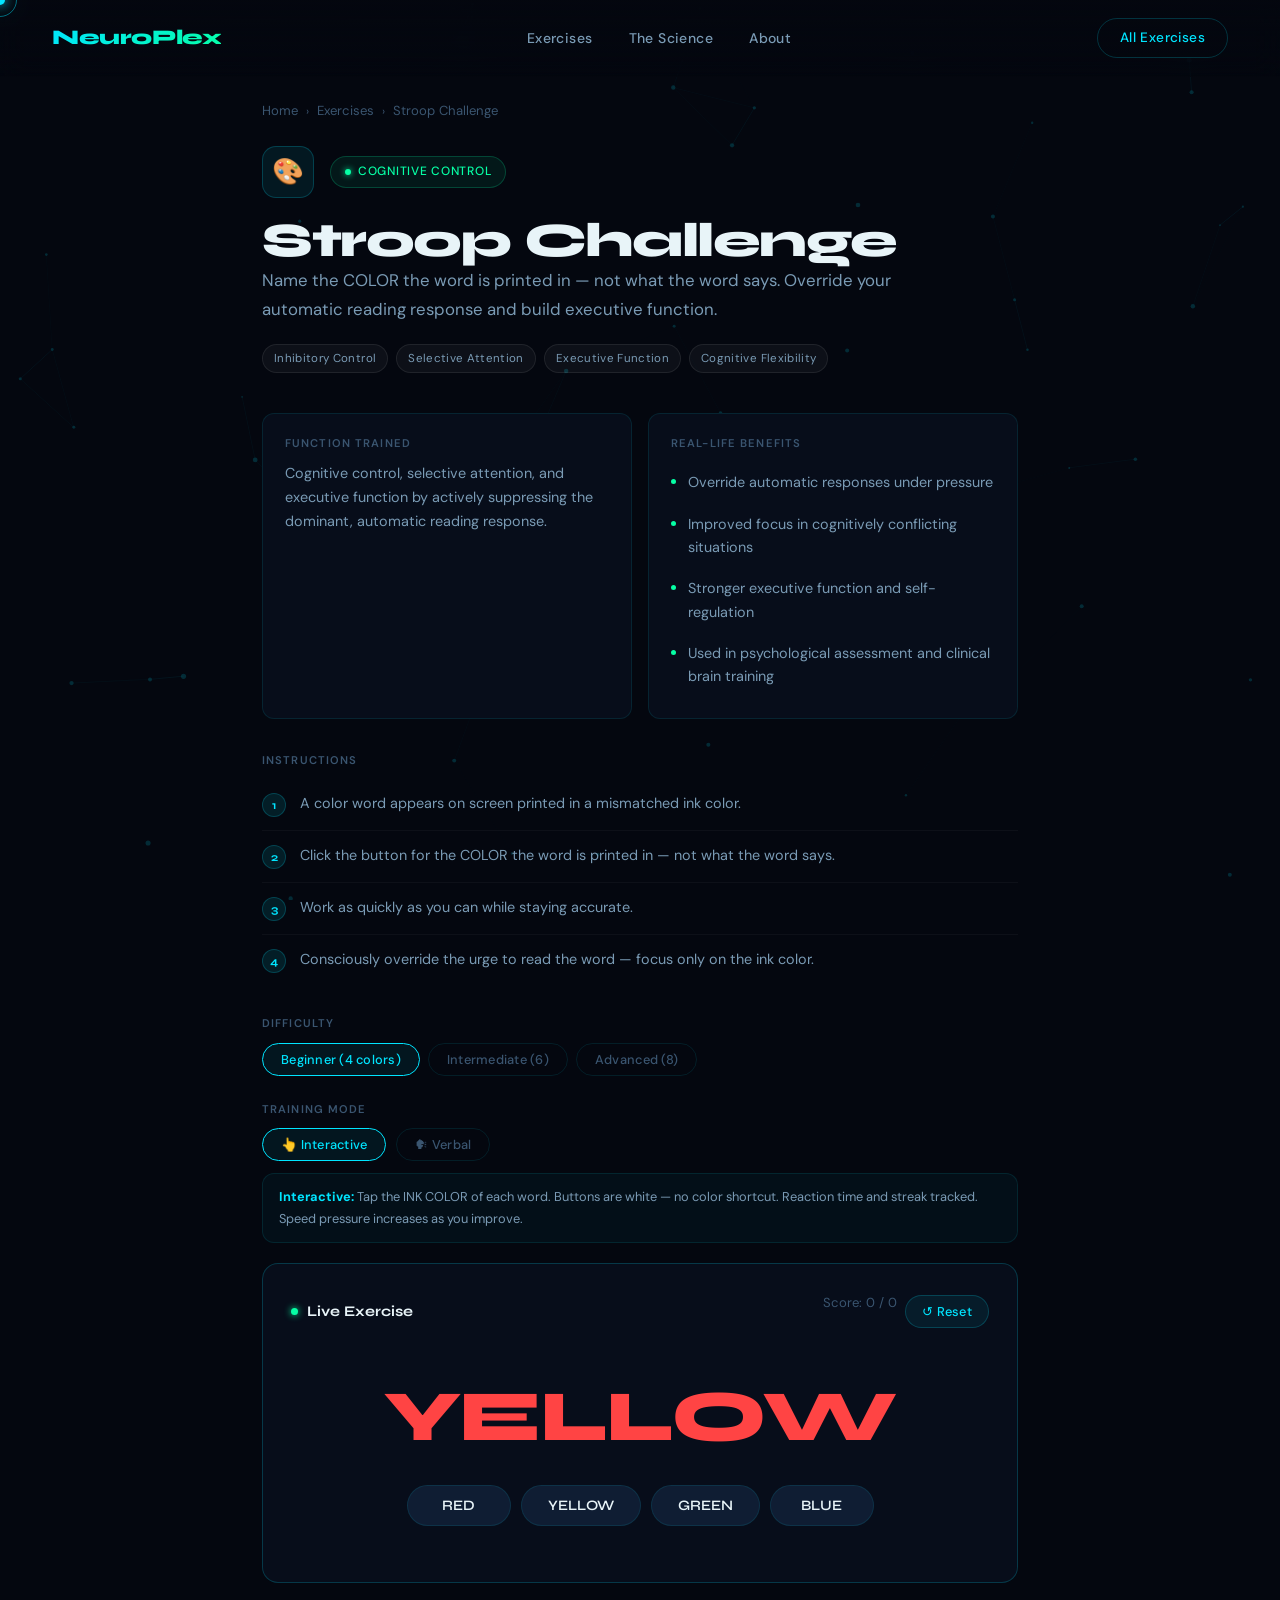
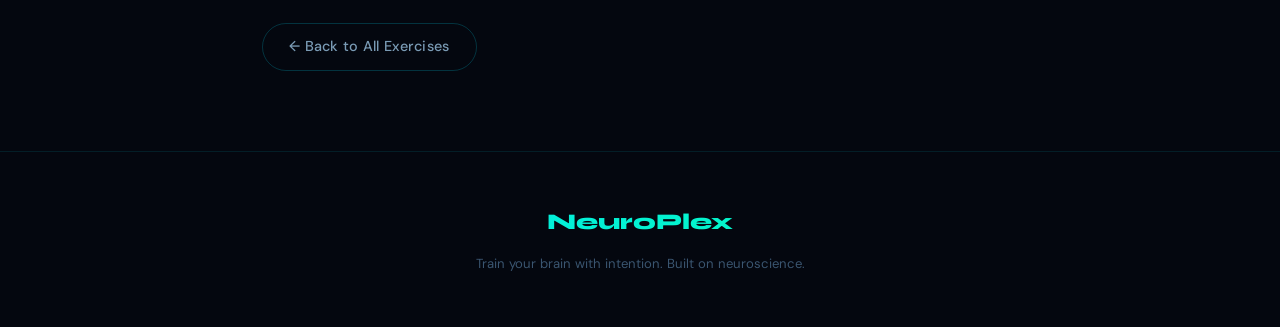
<file: activities/stroop.html>
<!DOCTYPE html>
<html lang="en">
<head>
  <meta charset="UTF-8" />
  <meta name="viewport" content="width=device-width, initial-scale=1.0" />

  <title>Stroop Challenge — Cognitive Control Training | NeuroPlex</title>
  <meta name="description" content="Override your automatic reading response by naming ink colors, not words. The Stroop Challenge builds cognitive control, selective attention, and executive function." />
  <meta name="keywords" content="Stroop test, cognitive control, selective attention, executive function, brain training, inhibitory control" />
  <link rel="canonical" href="https://neuroplex.app/activities/stroop.html" />

  <meta property="og:title"       content="Stroop Challenge — NeuroPlex" />
  <meta property="og:description" content="Build cognitive control and override automatic responses with the Stroop Challenge." />
  <meta property="og:url"         content="https://neuroplex.app/activities/stroop.html" />
  <meta property="og:type"        content="website" />

  <script type="application/ld+json">
  {
    "@context": "https://schema.org",
    "@type": "LearningResource",
    "name": "Stroop Challenge — Cognitive Control Exercise",
    "description": "A neuroplasticity exercise that trains cognitive control by requiring you to name ink colors while ignoring word meaning.",
    "url": "https://neuroplex.app/activities/stroop.html",
    "isPartOf": { "@type": "WebSite", "name": "NeuroPlex", "url": "https://neuroplex.app" }
  }
  </script>

  <link rel="stylesheet" href="../styles/main.css" />
  <link rel="stylesheet" href="../styles/exercises.css" />
  <!-- PWA -->
  <link rel="manifest" href="../manifest.json" />
  <meta name="theme-color" content="#04070f" />
  <meta name="apple-mobile-web-app-capable" content="yes" />
  <meta name="apple-mobile-web-app-status-bar-style" content="black-translucent" />
  <meta name="apple-mobile-web-app-title" content="NeuroPlex" />
  <link rel="apple-touch-icon" href="../assets/icons/icon-192.png" />
</head>
<body>

  <div id="cursor" aria-hidden="true"></div>
  <div id="cursor-ring" aria-hidden="true"></div>
  <canvas id="neural-bg" aria-hidden="true"></canvas>

  <div class="page">

    <nav class="site-nav" role="navigation" aria-label="Main navigation">
      <a href="../index.html" class="nav-logo">NeuroPlex</a>
      <ul class="nav-links" role="list">
        <li><a href="../index.html#activities">Exercises</a></li>
        <li><a href="../index.html#science">The Science</a></li>
        <li><a href="../index.html#about">About</a></li>
      </ul>
      <a href="../index.html#activities" class="nav-cta">All Exercises</a>
    </nav>

    <main class="activity-page" id="main-content">
      <div class="activity-container">

        <nav class="breadcrumb" aria-label="Breadcrumb">
          <a href="../index.html">Home</a>
          <span class="breadcrumb-sep" aria-hidden="true">›</span>
          <a href="../index.html#activities">Exercises</a>
          <span class="breadcrumb-sep" aria-hidden="true">›</span>
          <span aria-current="page">Stroop Challenge</span>
        </nav>

        <header class="activity-header">
          <div class="activity-icon-row">
            <div class="activity-icon-box" aria-hidden="true">🎨</div>
            <span class="badge badge-green badge-pulse">Cognitive Control</span>
          </div>
          <h1 class="activity-title">Stroop Challenge</h1>
          <p class="activity-desc">Name the COLOR the word is printed in — not what the word says. Override your automatic reading response and build executive function.</p>
          <div class="chip-row">
            <span class="chip">Inhibitory Control</span>
            <span class="chip">Selective Attention</span>
            <span class="chip">Executive Function</span>
            <span class="chip">Cognitive Flexibility</span>
          </div>
        </header>

        <div class="info-grid">
          <div class="info-block">
            <p class="info-block-label">Function Trained</p>
            <p class="info-block-content">Cognitive control, selective attention, and executive function by actively suppressing the dominant, automatic reading response.</p>
          </div>
          <div class="info-block">
            <p class="info-block-label">Real-Life Benefits</p>
            <ul class="styled-ul">
              <li>Override automatic responses under pressure</li>
              <li>Improved focus in cognitively conflicting situations</li>
              <li>Stronger executive function and self-regulation</li>
              <li>Used in psychological assessment and clinical brain training</li>
            </ul>
          </div>
        </div>

        <section aria-labelledby="instructions-title" style="margin-bottom:28px;">
          <h2 class="info-block-label" id="instructions-title">Instructions</h2>
          <ol class="styled-ol">
            <li>A color word appears on screen printed in a mismatched ink color.</li>
            <li>Click the button for the COLOR the word is printed in — not what the word says.</li>
            <li>Work as quickly as you can while staying accurate.</li>
            <li>Consciously override the urge to read the word — focus only on the ink color.</li>
          </ol>
        </section>

        <div style="margin-bottom:24px;">
          <p class="info-block-label">Difficulty</p>
          <div class="difficulty-selector" role="group" aria-label="Select difficulty">
            <button class="diff-btn active" data-level="easy"   aria-pressed="true">Beginner (4 colors)</button>
            <button class="diff-btn"        data-level="medium" aria-pressed="false">Intermediate (6)</button>
            <button class="diff-btn"        data-level="hard"   aria-pressed="false">Advanced (8)</button>
          </div>
        </div>

        <section class="exercise-frame" aria-label="Stroop exercise">
          <div class="exercise-frame-header">
            <span class="exercise-frame-title">Live Exercise</span>
            <div class="ctrl-row">
              <span class="stroop-scoreline" id="score-display" aria-live="polite">Score: 0 / 0</span>
              <button class="btn btn-ghost btn-sm" id="reset-btn">↺ Reset</button>
            </div>
          </div>

          <div class="stroop-arena" role="region" aria-label="Stroop word display" aria-live="polite">
            <p class="stroop-word" id="stroop-word"></p>
            <div class="stroop-choices" id="stroop-choices" role="group" aria-label="Color choices"></div>
          </div>
        </section>

        <a href="../index.html#activities" class="btn btn-secondary" style="margin-top:8px;">← Back to All Exercises</a>

      </div>
    </main>

    <footer class="site-footer" role="contentinfo">
      <a href="../index.html" class="footer-logo">NeuroPlex</a>
      <p>Train your brain with intention. Built on neuroscience.</p>
    </footer>
  </div>

  <script src="../js/core.js"></script>
  <script src="../js/exercises/stroop.js"></script>
  <!-- Service Worker registration -->
  <script>
    if ('serviceWorker' in navigator) {
      window.addEventListener('load', () => {
        navigator.serviceWorker.register('../sw.js')
          .catch(err => console.warn('SW registration failed:', err));
      });
    }
  </script>
</body>
</html>
</file>
<file: styles/main.css>
/* ============================================================
   NeuroPlex — Main Stylesheet
   Global design system, shared components, layout primitives
   ============================================================ */

/* ── Google Fonts ─────────────────────────────────────────── */
@import url('https://fonts.googleapis.com/css2?family=Syne:wght@400;600;700;800&family=DM+Sans:ital,opsz,wght@0,9..40,300;0,9..40,400;0,9..40,500;1,9..40,300&display=swap');

/* ── Design Tokens ────────────────────────────────────────── */
:root {
  /* Backgrounds */
  --bg:          #04070f;
  --bg-2:        #070d1a;
  --surface:     #0b1526;
  --surface-2:   #0f1d33;
  --surface-3:   #132240;

  /* Brand Colors */
  --cyan:        #00e5ff;
  --green:       #06ffa5;
  --purple:      #7c3aed;
  --orange:      #ff6b35;

  /* Text */
  --text:        #e8f4f8;
  --text-dim:    #7a9bb5;
  --text-muted:  #3a5570;

  /* Borders */
  --border:      rgba(0, 229, 255, 0.10);
  --border-md:   rgba(0, 229, 255, 0.20);
  --border-lg:   rgba(0, 229, 255, 0.32);

  /* Radius */
  --r-sm:  8px;
  --r-md:  12px;
  --r-lg:  16px;
  --r-xl:  24px;
  --r-pill: 999px;

  /* Transitions */
  --t-fast: 150ms ease;
  --t-base: 250ms ease;
  --t-slow: 400ms ease;

  /* Shadows */
  --shadow-glow: 0 0 24px rgba(0, 229, 255, 0.18);
  --shadow-card: 0 8px 32px rgba(0, 0, 0, 0.4);
  --shadow-modal: 0 24px 80px rgba(0, 0, 0, 0.7);

  /* Fonts */
  --font-display: 'Syne', sans-serif;
  --font-body:    'DM Sans', sans-serif;
}

/* ── Reset & Base ─────────────────────────────────────────── */
*, *::before, *::after {
  box-sizing: border-box;
  margin: 0;
  padding: 0;
}

html {
  scroll-behavior: smooth;
  font-size: 16px;
  -webkit-text-size-adjust: 100%;
}

body {
  background-color: var(--bg);
  color: var(--text);
  font-family: var(--font-body);
  font-size: 1rem;
  line-height: 1.65;
  overflow-x: hidden;
  cursor: none;
  -webkit-font-smoothing: antialiased;
  -moz-osx-font-smoothing: grayscale;
}

/* Fallback for devices without custom cursor support */
@media (pointer: coarse) {
  body { cursor: auto; }
  #cursor, #cursor-ring { display: none; }
}

/* ── Custom Cursor ────────────────────────────────────────── */
#cursor {
  position: fixed;
  width: 10px;
  height: 10px;
  background: var(--cyan);
  border-radius: 50%;
  pointer-events: none;
  z-index: 9999;
  transform: translate(-50%, -50%);
  box-shadow: 0 0 12px var(--cyan), 0 0 28px rgba(0, 229, 255, 0.35);
  mix-blend-mode: screen;
  transition: opacity var(--t-fast);
}

#cursor-ring {
  position: fixed;
  width: 34px;
  height: 34px;
  border: 1.5px solid rgba(0, 229, 255, 0.45);
  border-radius: 50%;
  pointer-events: none;
  z-index: 9998;
  transform: translate(-50%, -50%);
}

/* ── Neural Canvas Background ─────────────────────────────── */
#neural-bg {
  position: fixed;
  top: 0; left: 0;
  width: 100%;
  height: 100%;
  z-index: 0;
  opacity: 0.3;
  pointer-events: none;
}

/* ── Page Wrapper ─────────────────────────────────────────── */
.page {
  position: relative;
  z-index: 1;
}

/* ── Navigation ───────────────────────────────────────────── */
.site-nav {
  position: fixed;
  top: 0; left: 0; right: 0;
  z-index: 200;
  display: flex;
  align-items: center;
  justify-content: space-between;
  padding: 18px 52px;
  background: linear-gradient(180deg, rgba(4, 7, 15, 0.96) 0%, transparent 100%);
  backdrop-filter: blur(14px);
  -webkit-backdrop-filter: blur(14px);
  border-bottom: 1px solid transparent;
  transition: border-color var(--t-base);
}

.site-nav.scrolled {
  border-bottom-color: var(--border);
}

.nav-logo {
  font-family: var(--font-display);
  font-weight: 800;
  font-size: 1.3rem;
  letter-spacing: -0.02em;
  background: linear-gradient(135deg, var(--cyan), var(--green));
  -webkit-background-clip: text;
  -webkit-text-fill-color: transparent;
  background-clip: text;
  text-decoration: none;
  flex-shrink: 0;
}

.nav-links {
  display: flex;
  gap: 36px;
  list-style: none;
}

.nav-links a {
  color: var(--text-dim);
  text-decoration: none;
  font-size: 0.875rem;
  font-weight: 500;
  letter-spacing: 0.03em;
  transition: color var(--t-fast);
}

.nav-links a:hover,
.nav-links a[aria-current="page"] {
  color: var(--cyan);
}

.nav-cta {
  background: transparent;
  border: 1.5px solid var(--border-md);
  color: var(--cyan);
  padding: 8px 22px;
  border-radius: var(--r-pill);
  font-family: var(--font-body);
  font-size: 0.85rem;
  font-weight: 500;
  cursor: none;
  transition: background var(--t-base), box-shadow var(--t-base), border-color var(--t-base);
  letter-spacing: 0.03em;
  text-decoration: none;
  display: inline-flex;
  align-items: center;
}

.nav-cta:hover {
  background: rgba(0, 229, 255, 0.08);
  border-color: var(--border-lg);
  box-shadow: 0 0 18px rgba(0, 229, 255, 0.2);
}

/* ── Breadcrumb ───────────────────────────────────────────── */
.breadcrumb {
  display: flex;
  align-items: center;
  gap: 8px;
  font-size: 0.82rem;
  color: var(--text-muted);
  margin-bottom: 24px;
}

.breadcrumb a {
  color: var(--text-muted);
  text-decoration: none;
  transition: color var(--t-fast);
}

.breadcrumb a:hover {
  color: var(--cyan);
}

.breadcrumb-sep {
  color: var(--text-muted);
  font-size: 0.7rem;
}

/* ── Typography Utilities ─────────────────────────────────── */
.display-title {
  font-family: var(--font-display);
  font-weight: 800;
  line-height: 1;
  letter-spacing: -0.03em;
}

.section-label {
  font-size: 0.72rem;
  font-weight: 600;
  letter-spacing: 0.12em;
  text-transform: uppercase;
  color: var(--cyan);
  margin-bottom: 12px;
}

.section-title {
  font-family: var(--font-display);
  font-size: clamp(1.8rem, 3.5vw, 2.8rem);
  font-weight: 800;
  line-height: 1.08;
  letter-spacing: -0.025em;
  margin-bottom: 16px;
}

.section-subtitle {
  color: var(--text-dim);
  font-size: 1.05rem;
  font-weight: 300;
  max-width: 540px;
  line-height: 1.72;
}

.gradient-text {
  background: linear-gradient(135deg, var(--cyan) 0%, var(--green) 60%, var(--purple) 100%);
  -webkit-background-clip: text;
  -webkit-text-fill-color: transparent;
  background-clip: text;
}

/* ── Buttons ──────────────────────────────────────────────── */
.btn {
  display: inline-flex;
  align-items: center;
  gap: 8px;
  padding: 11px 26px;
  border-radius: var(--r-pill);
  font-family: var(--font-body);
  font-size: 0.9rem;
  font-weight: 500;
  letter-spacing: 0.02em;
  cursor: none;
  border: none;
  text-decoration: none;
  transition: all var(--t-base);
  white-space: nowrap;
}

.btn-primary {
  background: linear-gradient(135deg, var(--cyan), var(--green));
  color: var(--bg);
  font-weight: 600;
  box-shadow: 0 4px 24px rgba(0, 229, 255, 0.3);
}

.btn-primary:hover {
  transform: translateY(-2px);
  box-shadow: 0 8px 36px rgba(0, 229, 255, 0.48);
}

.btn-secondary {
  background: transparent;
  color: var(--text-dim);
  border: 1.5px solid var(--border-md);
}

.btn-secondary:hover {
  color: var(--text);
  border-color: var(--border-lg);
  background: rgba(255, 255, 255, 0.03);
}

.btn-ghost {
  background: rgba(0, 229, 255, 0.07);
  color: var(--cyan);
  border: 1.5px solid var(--border-md);
}

.btn-ghost:hover {
  background: rgba(0, 229, 255, 0.14);
  border-color: var(--border-lg);
}

.btn-sm {
  padding: 7px 16px;
  font-size: 0.8rem;
}

.btn-lg {
  padding: 14px 36px;
  font-size: 1rem;
}

/* ── Card ─────────────────────────────────────────────────── */
.card {
  background: var(--surface);
  border: 1px solid var(--border);
  border-radius: var(--r-lg);
  transition: all var(--t-base);
}

.card:hover {
  border-color: var(--border-md);
  background: var(--surface-2);
  box-shadow: var(--shadow-card);
  transform: translateY(-3px);
}

/* ── Info Block ───────────────────────────────────────────── */
.info-block {
  background: var(--bg-2);
  border: 1px solid var(--border);
  border-radius: var(--r-md);
  padding: 20px 22px;
}

.info-block-label {
  font-size: 0.7rem;
  letter-spacing: 0.1em;
  text-transform: uppercase;
  color: var(--text-muted);
  margin-bottom: 10px;
  font-weight: 600;
}

.info-block-content {
  font-size: 0.9rem;
  color: var(--text-dim);
  line-height: 1.65;
}

/* ── Chips / Tags ─────────────────────────────────────────── */
.chip {
  display: inline-block;
  background: rgba(255, 255, 255, 0.04);
  border: 1px solid rgba(255, 255, 255, 0.08);
  padding: 4px 11px;
  border-radius: var(--r-pill);
  font-size: 0.72rem;
  color: var(--text-dim);
  letter-spacing: 0.03em;
}

.chip-cyan  { background: rgba(0, 229, 255, 0.08);  border-color: rgba(0, 229, 255, 0.2);  color: var(--cyan);   }
.chip-green { background: rgba(6, 255, 165, 0.08);  border-color: rgba(6, 255, 165, 0.2);  color: var(--green);  }
.chip-purple{ background: rgba(124, 58, 237, 0.10); border-color: rgba(124, 58, 237, 0.25); color: #a78bfa;      }
.chip-orange{ background: rgba(255, 107, 53, 0.10); border-color: rgba(255, 107, 53, 0.25); color: var(--orange); }

/* ── Divider ──────────────────────────────────────────────── */
.divider {
  border: none;
  border-top: 1px solid var(--border);
  margin: 32px 0;
}

/* ── Ordered / Unordered lists ────────────────────────────── */
.styled-ol {
  list-style: none;
  counter-reset: steps;
}

.styled-ol li {
  counter-increment: steps;
  display: flex;
  gap: 14px;
  padding: 13px 0;
  border-bottom: 1px solid rgba(255, 255, 255, 0.04);
  font-size: 0.9rem;
  color: var(--text-dim);
  line-height: 1.62;
  align-items: flex-start;
}

.styled-ol li:last-child { border-bottom: none; }

.styled-ol li::before {
  content: counter(steps);
  flex-shrink: 0;
  width: 24px;
  height: 24px;
  border-radius: 50%;
  background: rgba(0, 229, 255, 0.1);
  border: 1px solid var(--border-md);
  display: flex;
  align-items: center;
  justify-content: center;
  font-family: var(--font-display);
  font-size: 0.72rem;
  font-weight: 700;
  color: var(--cyan);
  margin-top: 1px;
}

.styled-ul {
  list-style: none;
}

.styled-ul li {
  display: flex;
  gap: 12px;
  padding: 9px 0;
  font-size: 0.9rem;
  color: var(--text-dim);
  line-height: 1.62;
  align-items: flex-start;
}

.styled-ul li::before {
  content: '';
  width: 5px;
  height: 5px;
  border-radius: 50%;
  background: var(--green);
  flex-shrink: 0;
  margin-top: 8px;
}

/* ── Difficulty Selector ──────────────────────────────────── */
.difficulty-selector {
  display: flex;
  gap: 8px;
  flex-wrap: wrap;
}

.diff-btn {
  padding: 7px 18px;
  border-radius: var(--r-pill);
  border: 1.5px solid var(--border);
  background: transparent;
  color: var(--text-muted);
  font-family: var(--font-body);
  font-size: 0.8rem;
  font-weight: 500;
  cursor: none;
  transition: all var(--t-base);
  letter-spacing: 0.02em;
}

.diff-btn:hover { color: var(--text-dim); border-color: var(--border-md); }
.diff-btn.active { border-color: var(--cyan); color: var(--cyan); background: rgba(0, 229, 255, 0.07); }

/* ── Badge ────────────────────────────────────────────────── */
.badge {
  display: inline-flex;
  align-items: center;
  gap: 7px;
  padding: 5px 14px;
  border-radius: var(--r-pill);
  font-size: 0.75rem;
  font-weight: 500;
  letter-spacing: 0.06em;
  text-transform: uppercase;
}

.badge-cyan {
  background: rgba(0, 229, 255, 0.07);
  border: 1px solid var(--border-md);
  color: var(--cyan);
}

.badge-green {
  background: rgba(6, 255, 165, 0.07);
  border: 1px solid rgba(6, 255, 165, 0.2);
  color: var(--green);
}

.badge-offline {
  background: rgba(124, 58, 237, 0.1);
  border: 1px solid rgba(124, 58, 237, 0.25);
  color: #a78bfa;
}

.badge-pulse::before {
  content: '';
  width: 6px;
  height: 6px;
  border-radius: 50%;
  background: var(--green);
  box-shadow: 0 0 6px var(--green);
  animation: pulse-dot 2s infinite;
}

@keyframes pulse-dot {
  0%, 100% { opacity: 1; }
  50%       { opacity: 0.25; }
}

/* ── Scrollbar ────────────────────────────────────────────── */
::-webkit-scrollbar       { width: 5px; }
::-webkit-scrollbar-track { background: var(--bg); }
::-webkit-scrollbar-thumb { background: var(--border-md); border-radius: 3px; }
::-webkit-scrollbar-thumb:hover { background: var(--border-lg); }

/* ── Focus visible (accessibility) ───────────────────────── */
:focus-visible {
  outline: 2px solid var(--cyan);
  outline-offset: 3px;
  border-radius: 4px;
}

/* ── Animations ───────────────────────────────────────────── */
@keyframes fade-up {
  from { opacity: 0; transform: translateY(22px); }
  to   { opacity: 1; transform: translateY(0); }
}

@keyframes fade-in {
  from { opacity: 0; }
  to   { opacity: 1; }
}

@keyframes scale-in {
  from { opacity: 0; transform: scale(0.94) translateY(14px); }
  to   { opacity: 1; transform: scale(1)    translateY(0); }
}

@keyframes shake {
  0%, 100% { transform: translateX(0); }
  25%       { transform: translateX(-5px); }
  75%       { transform: translateX(5px); }
}

.anim-fade-up   { animation: fade-up  0.6s ease both; }
.anim-fade-in   { animation: fade-in  0.5s ease both; }
.anim-scale-in  { animation: scale-in 0.4s cubic-bezier(0.16, 1, 0.3, 1) both; }

/* Staggered delays */
.delay-1 { animation-delay: 0.1s; }
.delay-2 { animation-delay: 0.2s; }
.delay-3 { animation-delay: 0.3s; }
.delay-4 { animation-delay: 0.45s; }
.delay-5 { animation-delay: 0.6s; }

/* ── Footer ───────────────────────────────────────────────── */
.site-footer {
  border-top: 1px solid var(--border);
  padding: 52px;
  text-align: center;
  color: var(--text-muted);
  font-size: 0.82rem;
}

.footer-logo {
  font-family: var(--font-display);
  font-weight: 800;
  font-size: 1.4rem;
  background: linear-gradient(135deg, var(--cyan), var(--green));
  -webkit-background-clip: text;
  -webkit-text-fill-color: transparent;
  background-clip: text;
  display: block;
  margin-bottom: 12px;
}

.footer-links {
  display: flex;
  gap: 28px;
  justify-content: center;
  list-style: none;
  margin: 16px 0;
  flex-wrap: wrap;
}

.footer-links a {
  color: var(--text-muted);
  text-decoration: none;
  font-size: 0.82rem;
  transition: color var(--t-fast);
}

.footer-links a:hover { color: var(--cyan); }

/* ── Responsive ───────────────────────────────────────────── */
@media (max-width: 900px) {
  .site-nav { padding: 16px 24px; }
  .nav-links { display: none; }
}

@media (max-width: 600px) {
  .site-nav { padding: 14px 20px; }
  .site-footer { padding: 36px 24px; }
}
</file>
<file: styles/exercises.css>
/* ============================================================
   NeuroPlex — Exercise Styles
   Shared UI components used inside activity pages.
   Override or extend in the <style> block of individual
   activity HTML files for exercise-specific adjustments.
   ============================================================ */

/* ── Activity Page Layout ─────────────────────────────────── */
.activity-page {
  padding-top: 100px;
  min-height: 100vh;
}

.activity-container {
  max-width: 820px;
  margin: 0 auto;
  padding: 0 32px 80px;
}

/* ── Activity Header ──────────────────────────────────────── */
.activity-header {
  margin-bottom: 40px;
}

.activity-icon-row {
  display: flex;
  align-items: center;
  gap: 16px;
  margin-bottom: 18px;
  flex-wrap: wrap;
}

.activity-icon-box {
  width: 52px;
  height: 52px;
  border-radius: 14px;
  background: rgba(0, 229, 255, 0.08);
  border: 1px solid var(--border-md);
  display: flex;
  align-items: center;
  justify-content: center;
  font-size: 1.6rem;
  flex-shrink: 0;
}

.activity-title {
  font-family: var(--font-display);
  font-size: clamp(2rem, 5vw, 3rem);
  font-weight: 800;
  letter-spacing: -0.03em;
  line-height: 1.05;
}

.activity-desc {
  font-size: 1.05rem;
  color: var(--text-dim);
  line-height: 1.72;
  max-width: 640px;
  margin-bottom: 20px;
}

.chip-row {
  display: flex;
  gap: 8px;
  flex-wrap: wrap;
  margin-bottom: 32px;
}

/* ── Info Grid ────────────────────────────────────────────── */
.info-grid {
  display: grid;
  grid-template-columns: 1fr 1fr;
  gap: 16px;
  margin-bottom: 32px;
}

@media (max-width: 600px) {
  .info-grid { grid-template-columns: 1fr; }
}

/* ── Exercise Canvas Frame ────────────────────────────────── */
.exercise-frame {
  background: var(--bg-2);
  border: 1px solid var(--border-md);
  border-radius: var(--r-lg);
  padding: 28px;
  margin-bottom: 32px;
  position: relative;
}

.exercise-frame-header {
  display: flex;
  align-items: center;
  justify-content: space-between;
  margin-bottom: 22px;
  flex-wrap: wrap;
  gap: 12px;
}

.exercise-frame-title {
  font-family: var(--font-display);
  font-weight: 700;
  font-size: 0.92rem;
  display: flex;
  align-items: center;
  gap: 9px;
  color: var(--text);
}

.exercise-frame-title::before {
  content: '';
  width: 7px;
  height: 7px;
  border-radius: 50%;
  background: var(--green);
  box-shadow: 0 0 7px var(--green);
  animation: pulse-dot 2s infinite;
  flex-shrink: 0;
}

.ctrl-row {
  display: flex;
  gap: 8px;
  align-items: center;
  flex-wrap: wrap;
}

/* ── Exercise Canvas ──────────────────────────────────────── */
.ex-canvas {
  display: block;
  width: 100%;
  border-radius: var(--r-md);
  background: var(--bg);
}

/* ── Schulte Table ────────────────────────────────────────── */
.schulte-outer {
  display: flex;
  flex-direction: column;
  align-items: center;
  gap: 18px;
}

.schulte-hud {
  display: flex;
  gap: 32px;
  align-items: center;
}

.schulte-find {
  font-family: var(--font-display);
  font-size: 1.3rem;
  font-weight: 700;
  color: var(--text);
}

.schulte-find span { color: var(--cyan); }

.schulte-timer {
  font-size: 0.82rem;
  color: var(--text-muted);
  font-variant-numeric: tabular-nums;
  letter-spacing: 0.04em;
}

.schulte-grid {
  display: inline-grid;
  gap: 6px;
}

.s-cell {
  width: 64px;
  height: 64px;
  background: var(--surface-2);
  border: 1.5px solid var(--border);
  border-radius: var(--r-sm);
  display: flex;
  align-items: center;
  justify-content: center;
  font-family: var(--font-display);
  font-weight: 700;
  font-size: 1.2rem;
  cursor: none;
  transition: all var(--t-fast);
  color: var(--text);
  user-select: none;
}

.s-cell:hover {
  border-color: var(--border-lg);
  background: rgba(0, 229, 255, 0.05);
}

.s-cell.correct {
  background: rgba(6, 255, 165, 0.12);
  border-color: var(--green);
  color: var(--green);
  transform: scale(1.06);
}

.s-cell.wrong {
  background: rgba(255, 80, 80, 0.1);
  border-color: rgba(255, 80, 80, 0.45);
  animation: shake 0.3s ease;
}

/* ── Stroop ───────────────────────────────────────────────── */
.stroop-arena {
  text-align: center;
  padding: 28px 0;
}

.stroop-scoreline {
  font-size: 0.82rem;
  color: var(--text-muted);
  margin-bottom: 18px;
  font-variant-numeric: tabular-nums;
}

.stroop-word {
  font-family: var(--font-display);
  font-size: clamp(2.8rem, 8vw, 4.5rem);
  font-weight: 800;
  letter-spacing: -0.02em;
  line-height: 1;
  margin-bottom: 32px;
  transition: opacity 0.2s;
}

.stroop-choices {
  display: flex;
  gap: 10px;
  justify-content: center;
  flex-wrap: wrap;
}

.stroop-opt {
  padding: 11px 26px;
  border-radius: var(--r-pill);
  border: 1.5px solid var(--border);
  background: var(--surface-2);
  font-family: var(--font-display);
  font-weight: 700;
  font-size: 0.9rem;
  cursor: none;
  transition: all var(--t-fast);
  color: var(--text);
  min-width: 104px;
}

.stroop-opt:hover { border-color: var(--border-md); transform: translateY(-2px); }
.stroop-opt.correct  { background: rgba(6, 255, 165, 0.14); border-color: var(--green); color: var(--green); }
.stroop-opt.wrong    { background: rgba(255, 80, 80, 0.1);  border-color: rgba(255, 80, 80, 0.4); }

/* ── RSVP ─────────────────────────────────────────────────── */
.rsvp-stage {
  text-align: center;
  padding: 32px 0 20px;
}

.rsvp-word-display {
  font-family: var(--font-display);
  font-size: clamp(2rem, 7vw, 3.4rem);
  font-weight: 800;
  letter-spacing: -0.02em;
  min-height: 72px;
  display: flex;
  align-items: center;
  justify-content: center;
  color: var(--text);
}

.rsvp-progress-bar {
  height: 3px;
  background: var(--surface-2);
  border-radius: 2px;
  margin: 20px 0 18px;
  overflow: hidden;
}

.rsvp-fill {
  height: 100%;
  background: linear-gradient(90deg, var(--cyan), var(--green));
  border-radius: 2px;
  transition: width 0.2s linear;
}

.rsvp-controls {
  display: flex;
  gap: 12px;
  align-items: center;
  justify-content: center;
  flex-wrap: wrap;
}

.rsvp-wpm-badge {
  font-size: 0.78rem;
  color: var(--text-muted);
  background: var(--surface-2);
  padding: 5px 12px;
  border-radius: var(--r-pill);
  border: 1px solid var(--border);
  font-variant-numeric: tabular-nums;
}

.wpm-range {
  accent-color: var(--cyan);
  width: 130px;
  cursor: none;
}

/* ── Memory Grid ──────────────────────────────────────────── */
.memory-outer {
  text-align: center;
}

.memory-phase-msg {
  font-family: var(--font-display);
  font-size: 1rem;
  font-weight: 700;
  color: var(--cyan);
  margin-bottom: 14px;
  min-height: 26px;
}

.memory-grid {
  display: inline-grid;
  gap: 10px;
  margin-bottom: 18px;
}

.mem-cell {
  width: 76px;
  height: 76px;
  border-radius: 14px;
  background: var(--surface-2);
  border: 1.5px solid var(--border);
  display: flex;
  align-items: center;
  justify-content: center;
  font-size: 2rem;
  cursor: none;
  transition: all var(--t-fast);
  user-select: none;
}

.mem-cell:hover         { border-color: var(--border-md); transform: scale(1.04); }
.mem-cell.highlighted   { border-color: var(--cyan); background: rgba(0, 229, 255, 0.08); }
.mem-cell.hidden        { font-size: 0; background: var(--surface); }
.mem-cell.hidden:hover  { background: rgba(0, 229, 255, 0.04); }
.mem-cell.correct       { border-color: var(--green); background: rgba(6, 255, 165, 0.1); }
.mem-cell.wrong         { border-color: rgba(255, 80, 80, 0.45); background: rgba(255, 80, 80, 0.07); animation: shake 0.3s; }

/* ── Stationary Focus ─────────────────────────────────────── */
.focus-stage {
  display: flex;
  flex-direction: column;
  align-items: center;
  gap: 28px;
  padding: 32px 0;
}

.candle-wrap {
  display: flex;
  flex-direction: column;
  align-items: center;
}

.flame {
  width: 44px;
  height: 78px;
  background: radial-gradient(
    ellipse at bottom,
    #fff 0%,
    #ffe066 18%,
    #ff9900 48%,
    rgba(255, 60, 0, 0.5) 78%,
    transparent 100%
  );
  border-radius: 50% 50% 30% 30% / 60% 60% 40% 40%;
  animation: flicker 2.5s ease-in-out infinite alternate;
  filter: drop-shadow(0 0 16px #ff9900) drop-shadow(0 0 36px rgba(255, 150, 0, 0.35));
}

@keyframes flicker {
  0%   { transform: scaleX(1)    scaleY(1)    rotate(-1deg); }
  30%  { transform: scaleX(0.9)  scaleY(1.05) rotate(1deg);  }
  60%  { transform: scaleX(1.04) scaleY(0.97) rotate(-0.5deg); }
  100% { transform: scaleX(0.96) scaleY(1.02) rotate(0.5deg);  }
}

.candle-body {
  width: 26px;
  height: 48px;
  background: linear-gradient(135deg, #f0e8c8, #d4c4a0);
  border-radius: 3px;
  box-shadow: inset -3px 0 7px rgba(0, 0, 0, 0.2);
}

.focus-ring-wrap {
  position: relative;
  width: 116px;
  height: 116px;
}

.focus-ring-wrap svg { transform: rotate(-90deg); }

.focus-ring-num {
  position: absolute;
  inset: 0;
  display: flex;
  align-items: center;
  justify-content: center;
  font-family: var(--font-display);
  font-size: 1.7rem;
  font-weight: 800;
  color: var(--cyan);
}

.focus-hint {
  color: var(--text-muted);
  font-size: 0.85rem;
  text-align: center;
  max-width: 280px;
  line-height: 1.65;
}

/* ── Maze ─────────────────────────────────────────────────── */
.maze-status-bar {
  display: flex;
  align-items: center;
  gap: 12px;
  margin-top: 14px;
  flex-wrap: wrap;
}

.maze-status-msg {
  font-size: 0.85rem;
  color: var(--text-dim);
}

/* ── Recall Number Pad ────────────────────────────────────── */
.recall-sequence-row {
  display: flex;
  gap: 8px;
  justify-content: center;
  flex-wrap: wrap;
  margin: 16px 0;
}

.recall-box {
  width: 50px;
  height: 50px;
  border-radius: 12px;
  background: var(--surface-2);
  border: 1.5px solid var(--border);
  display: flex;
  align-items: center;
  justify-content: center;
  font-family: var(--font-display);
  font-weight: 700;
  font-size: 1.15rem;
  color: var(--cyan);
  transition: all var(--t-base);
}

.recall-box.revealed { background: rgba(0, 229, 255, 0.08); border-color: var(--border-md); }

.recall-input-row {
  display: flex;
  gap: 8px;
  justify-content: center;
  flex-wrap: wrap;
  margin: 12px 0;
}

.recall-input-box {
  width: 50px;
  height: 50px;
  border-radius: 12px;
  background: var(--bg);
  border: 1.5px solid var(--border);
  display: flex;
  align-items: center;
  justify-content: center;
  font-family: var(--font-display);
  font-weight: 700;
  font-size: 1.15rem;
  color: var(--text);
  transition: all var(--t-base);
}

.numpad {
  display: flex;
  gap: 8px;
  justify-content: center;
  flex-wrap: wrap;
  margin-top: 12px;
}

.numpad-btn {
  width: 44px;
  height: 44px;
  border-radius: 10px;
  background: var(--surface-2);
  border: 1px solid var(--border);
  color: var(--text);
  font-family: var(--font-display);
  font-weight: 700;
  font-size: 0.95rem;
  cursor: none;
  transition: all var(--t-fast);
}

.numpad-btn:hover   { border-color: var(--border-md); background: rgba(0, 229, 255, 0.05); }
.numpad-btn.del-btn { color: var(--orange); }

.recall-feedback {
  text-align: center;
  font-family: var(--font-display);
  font-size: 0.9rem;
  color: var(--text-dim);
  min-height: 22px;
  margin-top: 8px;
}

/* ── Offline Guide ────────────────────────────────────────── */
.offline-guide {
  background: rgba(124, 58, 237, 0.05);
  border: 1px solid rgba(124, 58, 237, 0.18);
  border-radius: var(--r-lg);
  padding: 28px;
}

.pro-tip {
  background: rgba(0, 229, 255, 0.04);
  border: 1px solid var(--border);
  padding: 14px 18px;
  border-radius: var(--r-md);
  font-size: 0.86rem;
  color: var(--text-dim);
  line-height: 1.65;
  margin-top: 18px;
}

.pro-tip strong { color: var(--cyan); }

/* ── Responsive ───────────────────────────────────────────── */
@media (max-width: 640px) {
  .activity-container { padding: 0 20px 60px; }
  .exercise-frame     { padding: 20px; }
  .s-cell             { width: 52px; height: 52px; font-size: 1rem; }
  .mem-cell           { width: 62px; height: 62px; }
  .stroop-word        { font-size: 2.5rem; }
}
</file>
